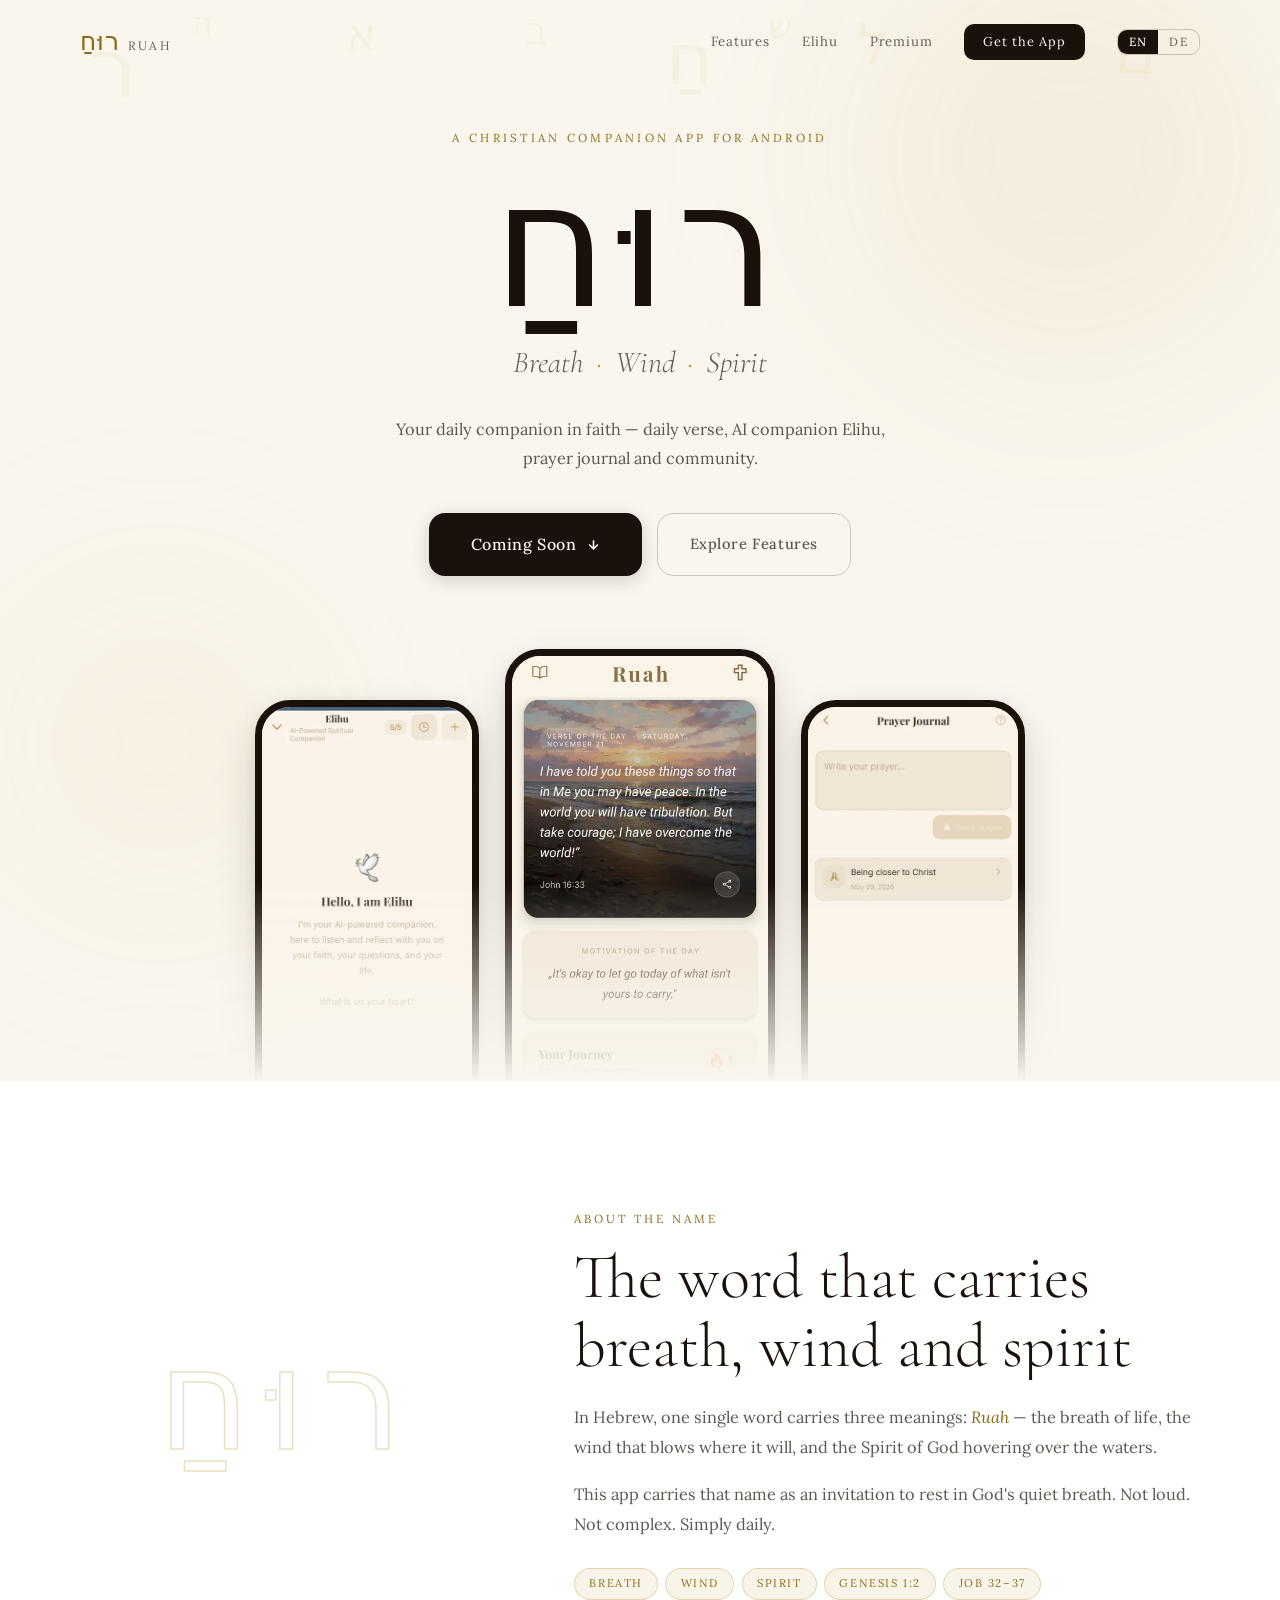
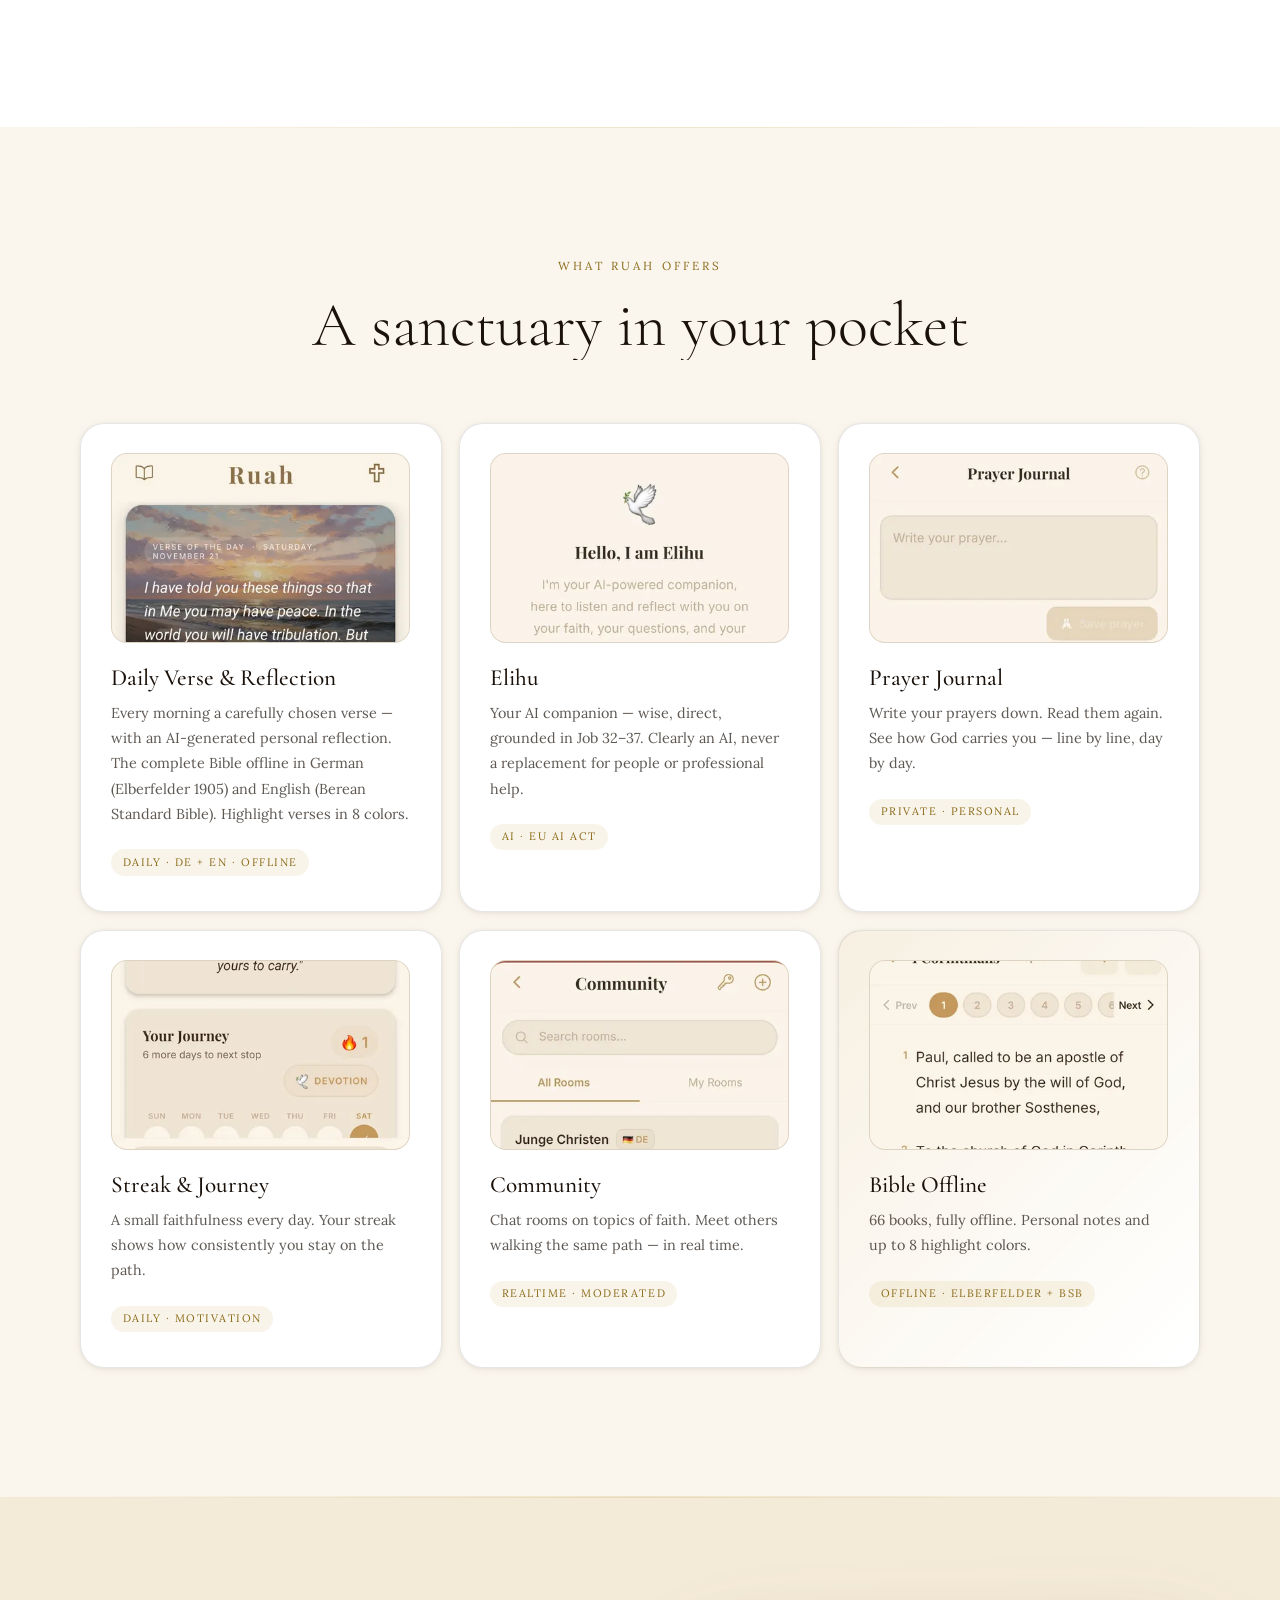
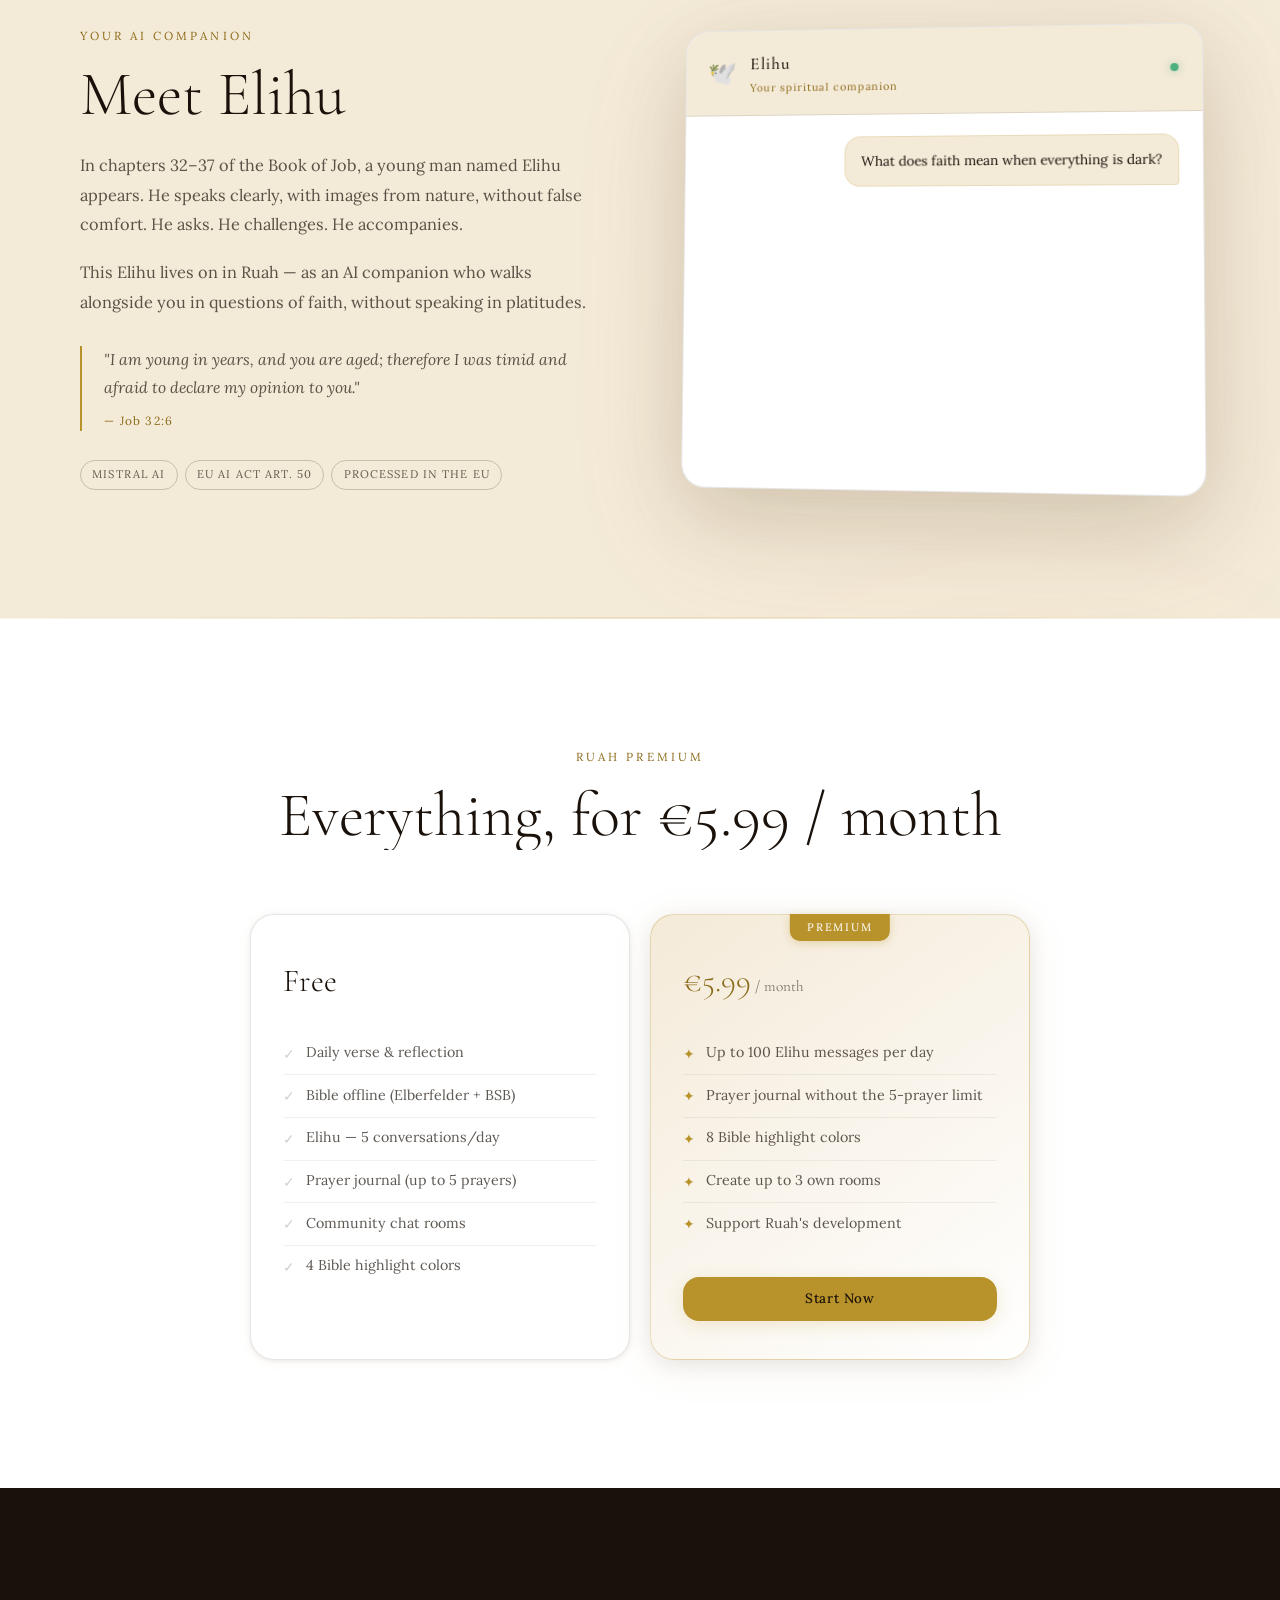
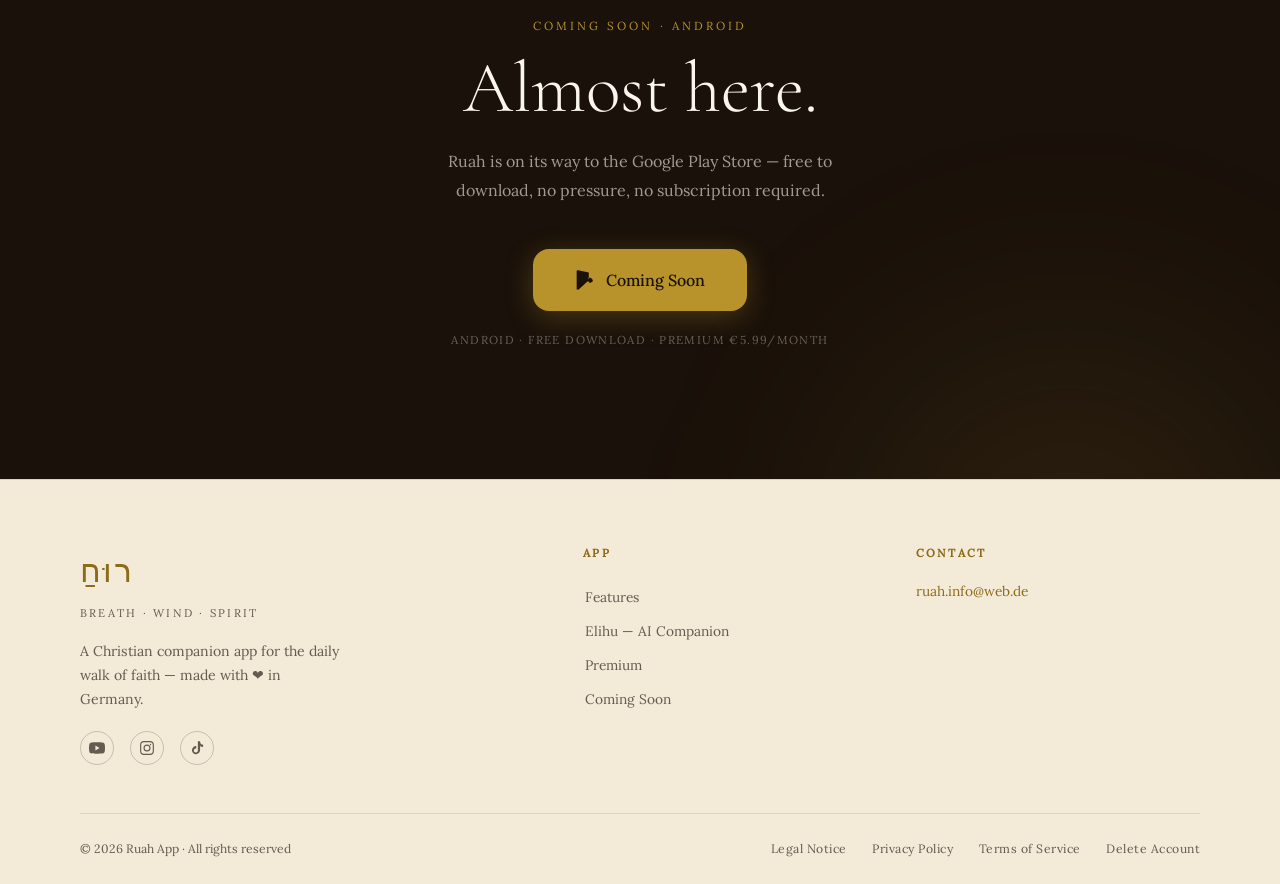
<file: index.html>
<!DOCTYPE html>
<html lang="en">
<head>
  <meta charset="UTF-8">
  <meta name="viewport" content="width=device-width, initial-scale=1.0">
  <link rel="icon" type="image/png" href="favicon.png">
  <link rel="canonical" href="https://getruah.vercel.app/">
  <meta name="description" content="Ruah — A Christian spiritual companion app. Daily verse, AI companion Elihu, prayer journal, offline Bible and community. Free for Android.">
  <meta name="theme-color" content="#FAF6EE">
  <meta property="og:title" content="Ruah — Breath · Wind · Spirit">
  <meta property="og:description" content="Your daily companion in faith. AI companion Elihu, daily verse, prayer journal and community.">
  <meta property="og:type" content="website">
  <meta property="og:url" content="https://getruah.vercel.app/">
  <meta property="og:image" content="https://getruah.vercel.app/og-image.png">
  <meta property="og:image:width" content="1200">
  <meta property="og:image:height" content="630">
  <meta name="twitter:card" content="summary_large_image">
  <meta name="twitter:title" content="Ruah — Breath · Wind · Spirit">
  <meta name="twitter:description" content="Your daily companion in faith. AI companion Elihu, daily verse, prayer journal and community.">
  <meta name="twitter:image" content="https://getruah.vercel.app/og-image.png">
  <title>Ruah — Breath · Wind · Spirit</title>
  <link rel="preload" href="fonts/cormorant-garamond-latin-500-normal.woff2" as="font" type="font/woff2" crossorigin>
  <link rel="preload" href="fonts/lora-latin-400-normal.woff2" as="font" type="font/woff2" crossorigin>
  <link rel="stylesheet" href="fonts.css">
  <link rel="stylesheet" href="style.css">
  <script type="application/ld+json">
  {
    "@context": "https://schema.org",
    "@type": "MobileApplication",
    "name": "Ruah",
    "alternateName": "רוּחַ",
    "description": "A Christian spiritual companion app with daily Bible verses, an AI companion named Elihu, a prayer journal, and community chat rooms.",
    "operatingSystem": "Android",
    "applicationCategory": "LifestyleApplication",
    "url": "https://getruah.vercel.app/",
    "image": "https://getruah.vercel.app/og-image.png",
    "inLanguage": ["en", "de"],
    "offers": {
      "@type": "Offer",
      "price": "0",
      "priceCurrency": "EUR"
    }
  }
  </script>
</head>
<body>

<div id="progress-bar" role="progressbar" aria-hidden="true"></div>

<!-- NAV -->
<nav id="nav" aria-label="Main navigation">
  <div class="nav-inner">
    <a href="index.html" class="nav-logo" aria-label="Ruah Home">
      <span class="nav-logo-heb">רוּחַ</span>
      <span class="nav-logo-lat">Ruah</span>
    </a>
    <div class="nav-links">
      <a href="#features" data-i18n="nav.features">Features</a>
      <a href="#elihu">Elihu</a>
      <a href="#premium">Premium</a>
      <a href="#download" class="nav-cta" data-i18n="nav.cta">Get the App</a>
      <!-- Language Toggle -->
      <div class="lang-toggle" role="group" aria-label="Language">
        <button class="lang-btn active" data-lang="en" aria-pressed="true">EN</button>
        <button class="lang-btn" data-lang="de" aria-pressed="false">DE</button>
      </div>
    </div>
  </div>
</nav>

<!-- HERO -->
<section id="hero" aria-label="Hero">
  <div class="hero-orb hero-orb-1" aria-hidden="true"></div>
  <div class="hero-orb hero-orb-2" aria-hidden="true"></div>
  <div class="hero-chars" aria-hidden="true">
    <span class="hc" style="--x:7%;--sz:5.2rem;--dur:18s;--del:0s">ר</span>
    <span class="hc" style="--x:79%;--sz:3rem;--dur:23s;--del:3.5s">וּ</span>
    <span class="hc" style="--x:52%;--sz:4.5rem;--dur:15s;--del:7s">חַ</span>
    <span class="hc" style="--x:27%;--sz:2.8rem;--dur:20s;--del:11s">א</span>
    <span class="hc" style="--x:67%;--sz:3.5rem;--dur:17s;--del:4.5s">ל</span>
    <span class="hc" style="--x:15%;--sz:2rem;--dur:19s;--del:14s">ה</span>
    <span class="hc" style="--x:87%;--sz:4rem;--dur:25s;--del:2s">ם</span>
    <span class="hc" style="--x:41%;--sz:2.5rem;--dur:16s;--del:9s">ב</span>
    <span class="hc" style="--x:60%;--sz:2.2rem;--dur:21s;--del:6s">ש</span>
  </div>
  <div class="hero-content">
    <p class="hero-eyebrow" data-i18n="hero.eyebrow">A Christian Companion App for Android</p>
    <h1><span class="hero-heb">רוּחַ</span></h1>
    <p class="hero-tagline">
      <span data-i18n="hero.t1">Breath</span><span class="dot">·</span>
      <span data-i18n="hero.t2">Wind</span><span class="dot">·</span>
      <span data-i18n="hero.t3">Spirit</span>
    </p>
    <p class="hero-sub" data-i18n="hero.sub">Your daily companion in faith — with daily verse, AI companion Elihu, prayer journal and community.</p>
    <div class="hero-ctas">
      <a href="#download" class="btn btn--primary btn--lg">
        <span data-i18n="hero.cta1">Download Now</span>
        <svg width="15" height="15" viewBox="0 0 24 24" fill="none" stroke="currentColor" stroke-width="2.5" aria-hidden="true"><path d="M12 5v14M5 12l7 7 7-7"/></svg>
      </a>
      <a href="#features" class="btn btn--ghost" data-i18n="hero.cta2">Explore Features</a>
    </div>
  </div>
  <div class="hero-stage">
    <figure class="phone phone--side phone--l"><img data-shot="elihu" src="img/elihu-en.webp" width="440" height="931" alt="Elihu, the AI companion, greeting you in the chat" decoding="async"></figure>
    <figure class="phone phone--main"><img data-shot="verse" src="img/verse-en.webp" width="440" height="931" alt="Ruah home screen with the verse of the day, a reflection and the daily journey" fetchpriority="high" decoding="async"></figure>
    <figure class="phone phone--side phone--r"><img data-shot="journal" src="img/journal-en.webp" width="440" height="931" alt="Prayer journal with a field to write down a prayer" decoding="async"></figure>
  </div>
</section>

<!-- MEANING -->
<section id="meaning" aria-label="About the name Ruah">
  <div class="container">
    <div class="meaning-grid">
      <div class="meaning-glyph" data-a="right">
        <div class="glyph-wrap">
          <div class="glyph-text" aria-label="Ruah in Hebrew">רוּחַ</div>
        </div>
      </div>
      <div data-a="left">
        <span class="label line-reveal"><span class="line-reveal-inner" data-i18n="meaning.label">About the Name</span></span>
        <h2 class="display" data-a="up" data-i18n="meaning.title">The word that carries<br>breath, wind and spirit</h2>
        <p class="body-text" data-a="up" data-d="1" data-i18n="meaning.body1">In Hebrew, one single word carries three meanings: <em>Ruah</em> — the breath of life, the wind that blows where it will, and the Spirit of God hovering over the waters.</p>
        <p class="body-text" data-a="up" data-d="2" data-i18n="meaning.body2">This app carries that name as an invitation to rest in God's quiet breath. Not loud. Not complex. Simply daily.</p>
        <div class="pills" data-a="up" data-d="3">
          <span class="pill" data-i18n="pill.breath">Breath</span>
          <span class="pill" data-i18n="pill.wind">Wind</span>
          <span class="pill" data-i18n="pill.spirit">Spirit</span>
          <span class="pill">Genesis 1:2</span>
          <span class="pill">Job 32–37</span>
        </div>
      </div>
    </div>
  </div>
</section>

<hr class="divider">

<!-- FEATURES -->
<section id="features" aria-label="App Features">
  <div class="container">
    <div class="section-head">
      <span class="label label--center line-reveal"><span class="line-reveal-inner" data-i18n="features.label">What Ruah Offers</span></span>
      <h2 class="display display--center" data-a="up" data-i18n="features.title">A sanctuary in your pocket</h2>
    </div>
    <div class="features-grid">
      <div class="fc" data-a="up" data-d="0">
        <div class="fc-shot" aria-hidden="true"><img data-shot="verse" src="img/verse-en.webp" width="440" height="931" alt="" loading="lazy" decoding="async" style="object-position:50% 0%"></div>
        <h3 class="fc-title" data-i18n="fc1.title">Daily Verse &amp; Reflection</h3>
        <p class="fc-body" data-i18n="fc1.body">Every morning a carefully chosen verse — with an AI-generated personal reflection. The complete Bible offline in German (Elberfelder 1905) and English (Berean Standard Bible). Highlight verses in 8 colors.</p>
        <span class="fc-tag" data-i18n="fc1.tag">Daily · DE + EN · Offline</span>
      </div>
      <div class="fc" data-a="up" data-d="1">
        <div class="fc-shot" aria-hidden="true"><img data-shot="elihu" src="img/elihu-en.webp" width="440" height="931" alt="" loading="lazy" decoding="async" style="object-position:50% 40%"></div>
        <h3 class="fc-title">Elihu</h3>
        <p class="fc-body" data-i18n="fc2.body">Your AI companion — wise, direct, grounded in Job 32–37. Clearly an AI, never a replacement for people or professional help.</p>
        <span class="fc-tag" data-i18n="fc2.tag">AI · EU AI Act</span>
      </div>
      <div class="fc" data-a="up" data-d="2">
        <div class="fc-shot" aria-hidden="true"><img data-shot="journal" src="img/journal-en.webp" width="440" height="931" alt="" loading="lazy" decoding="async" style="object-position:50% 0%"></div>
        <h3 class="fc-title" data-i18n="fc3.title">Prayer Journal</h3>
        <p class="fc-body" data-i18n="fc3.body">Write your prayers down. Read them again. See how God carries you — line by line, day by day.</p>
        <span class="fc-tag" data-i18n="fc3.tag">Private · Personal</span>
      </div>
      <div class="fc" data-a="up" data-d="3">
        <div class="fc-shot" aria-hidden="true"><img data-shot="verse" src="img/verse-en.webp" width="440" height="931" alt="" loading="lazy" decoding="async" style="object-position:50% 88%"></div>
        <h3 class="fc-title" data-i18n="fc4.title">Streak &amp; Journey</h3>
        <p class="fc-body" data-i18n="fc4.body">A small faithfulness every day. Your streak shows you how consistently you stay on the path.</p>
        <span class="fc-tag" data-i18n="fc4.tag">Daily · Motivation</span>
      </div>
      <div class="fc" data-a="up" data-d="4">
        <div class="fc-shot" aria-hidden="true"><img data-shot="community" src="img/community-en.webp" width="440" height="931" alt="" loading="lazy" decoding="async" style="object-position:50% 0%"></div>
        <h3 class="fc-title" data-i18n="fc5.title">Community</h3>
        <p class="fc-body" data-i18n="fc5.body">Chat rooms on topics of faith. Meet others walking the same path — in real time.</p>
        <span class="fc-tag" data-i18n="fc5.tag">Realtime · Moderated</span>
      </div>
      <div class="fc fc--warm" data-a="up" data-d="5">
        <div class="fc-shot" aria-hidden="true"><img data-shot="bible" src="img/bible-en.webp" width="440" height="931" alt="" loading="lazy" decoding="async" style="object-position:50% 6%"></div>
        <h3 class="fc-title" data-i18n="fc6.title">Bible Offline</h3>
        <p class="fc-body" data-i18n="fc6.body">66 books, fully offline. Personal notes and up to 8 highlight colors for your study.</p>
        <span class="fc-tag" data-i18n="fc6.tag">Offline · Elberfelder + BSB</span>
      </div>
    </div>
  </div>
</section>

<hr class="divider">

<!-- ELIHU -->
<section id="elihu" aria-label="AI Companion Elihu">
  <div class="elihu-orb-light" aria-hidden="true"></div>
  <div class="container">
    <div class="elihu-grid">
      <div data-a="right">
        <span class="label line-reveal"><span class="line-reveal-inner" data-i18n="elihu.label">Your AI Companion</span></span>
        <h2 class="display" data-a="up" data-i18n="elihu.title">Meet Elihu</h2>
        <p class="body-text" data-a="up" data-d="1" data-i18n="elihu.body1">In chapters 32–37 of the Book of Job, a young man named Elihu appears. He speaks clearly, with images from nature, without false comfort. He asks. He challenges. He accompanies.</p>
        <p class="body-text" data-a="up" data-d="2" data-i18n="elihu.body2">This Elihu lives on in Ruah — as an AI companion who walks alongside you in questions of faith, without speaking in platitudes.</p>
        <blockquote class="elihu-quote" data-a="up" data-d="3">
          <p data-i18n="elihu.quote">"I am young in years, and you are aged; therefore I was timid and afraid to declare my opinion to you."</p>
          <cite>— Job 32:6</cite>
        </blockquote>
        <div class="badges" data-a="up" data-d="4">
          <span class="badge">Mistral AI</span>
          <span class="badge">EU AI Act Art. 50</span>
          <span class="badge" data-i18n="elihu.badge">Processed in the EU</span>
        </div>
      </div>
      <div data-a="left">
        <div class="chat-mockup" role="img" aria-label="Example conversation with Elihu">
          <div class="chat-head">
            <div class="chat-ava" aria-hidden="true">🕊️</div>
            <div>
              <div class="chat-name">Elihu</div>
              <div class="chat-status" data-i18n="chat.status">Your spiritual companion</div>
            </div>
            <div class="chat-dot" aria-hidden="true"></div>
          </div>
          <div class="chat-msgs" id="chatMsgs" aria-live="polite">
            <div class="cb user" data-i18n="chat.u1">What does faith mean when everything is dark?</div>
            <div class="cb bot" data-i18n="chat.b1">Faith is not the absence of darkness — it's the trust that darkness does not have the final word. Job knew that.</div>
            <div class="cb user" data-i18n="chat.u2">But how do you endure it?</div>
            <div class="cb bot" data-i18n="chat.b2">By taking one day at a time. And sometimes one breath at a time.<br><br><em>Ruah — Breath.</em></div>
          </div>
        </div>
      </div>
    </div>
  </div>
</section>

<hr class="divider">

<!-- PREMIUM -->
<section id="premium" aria-label="Premium subscription">
  <div class="container">
    <div class="section-head">
      <span class="label label--center line-reveal"><span class="line-reveal-inner">Ruah Premium</span></span>
      <h2 class="display display--center" data-a="up" data-i18n="premium.title">Everything, for €5.99 / month</h2>
    </div>
    <div class="premium-wrap" data-a="scale" data-d="1">
      <div class="pc pc--free">
        <h3 data-i18n="premium.free">Free</h3>
        <ul>
          <li><span class="ck">✓</span> <span data-i18n="pf1">Daily verse &amp; reflection</span></li>
          <li><span class="ck">✓</span> <span data-i18n="pf2">Bible offline (Elberfelder + BSB)</span></li>
          <li><span class="ck">✓</span> <span data-i18n="pf3">Elihu — 5 conversations/day</span></li>
          <li><span class="ck">✓</span> <span data-i18n="pf4">Prayer journal (up to 5 prayers)</span></li>
          <li><span class="ck">✓</span> <span data-i18n="pf5">Community chat rooms</span></li>
          <li><span class="ck">✓</span> <span data-i18n="pf6">4 Bible highlight colors</span></li>
        </ul>
      </div>
      <div class="pc pc--paid">
        <div class="pc-badge">Premium</div>
        <h3>€5.99<span class="price-mo" data-i18n="premium.mo"> / month</span></h3>
        <ul>
          <li><span class="ck ck--gold">✦</span> <span data-i18n="pp1">Up to 100 Elihu messages per day</span></li>
          <li><span class="ck ck--gold">✦</span> <span data-i18n="pp2">Prayer journal without the 5-prayer limit</span></li>
          <li><span class="ck ck--gold">✦</span> <span data-i18n="pp3">8 Bible highlight colors</span></li>
          <li><span class="ck ck--gold">✦</span> <span data-i18n="pp4">Create up to 3 own rooms</span></li>
          <li><span class="ck ck--gold">✦</span> <span data-i18n="pp6">Support Ruah's development</span></li>
        </ul>
        <a href="#download" class="btn btn--gold btn--sm" data-i18n="premium.cta">Start Now</a>
      </div>
    </div>
  </div>
</section>

<!-- DOWNLOAD -->
<section id="download" aria-label="Download the app">
  <div class="dl-orb" aria-hidden="true"></div>
  <div class="container">
    <div class="dl-content" data-a="up">
      <span class="dl-label" data-i18n="dl.label">Coming Soon · Android</span>
      <h2 class="dl-title" data-i18n="dl.title">Almost here.</h2>
      <p class="dl-sub" data-i18n="dl.sub">Ruah is on its way to the Google Play Store — free to download, no pressure, no subscription required.</p>
      <div style="display:flex;justify-content:center">
        <a href="#download"
           class="play-btn" aria-disabled="true"
           aria-label="Ruah — coming soon on Google Play">
          <svg width="20" height="20" viewBox="0 0 24 24" fill="currentColor" aria-hidden="true">
            <path d="M3.18 23.5c.28.16.6.23.93.2l12.75-11.7-3.88-3.83L3.18 23.5zM20.82 10.7l-2.83-1.62L14 12l3.97 3.6 2.85-1.63c.81-.47.81-1.8 0-2.27zM2.5.3A1 1 0 002 1.17v21.66a1 1 0 00.5.87L13.5 12 2.5.3zM16.5 3.13L3.75.3a1 1 0 00-.93.2L13.5 12l3-2.72V3.13z"/>
          </svg>
          <span data-i18n="dl.btn">Coming Soon</span>
        </a>
      </div>
      <p class="dl-note" data-i18n="dl.note">Android · Free download · Premium €5.99/month</p>
    </div>
  </div>
</section>

<!-- FOOTER -->
<footer id="footer" aria-label="Site footer">
  <div class="container">
    <div class="footer-grid">
      <div class="footer-brand">
        <span class="f-heb">רוּחַ</span>
        <p class="f-sub" data-i18n="footer.sub">Breath · Wind · Spirit</p>
        <p class="f-desc" data-i18n="footer.desc">A Christian companion app for the daily walk of faith — made with ❤ in Germany.</p>
        <div class="footer-social" aria-label="Social media">
          <a href="https://www.youtube.com/@ruah_app" target="_blank" rel="noopener" aria-label="YouTube">
            <svg viewBox="0 0 24 24" fill="currentColor" aria-hidden="true"><path d="M23.5 6.2a3 3 0 0 0-2.1-2.1C19.5 3.5 12 3.5 12 3.5s-7.5 0-9.4.6A3 3 0 0 0 .5 6.2 31 31 0 0 0 0 12a31 31 0 0 0 .5 5.8 3 3 0 0 0 2.1 2.1c1.9.6 9.4.6 9.4.6s7.5 0 9.4-.6a3 3 0 0 0 2.1-2.1A31 31 0 0 0 24 12a31 31 0 0 0-.5-5.8ZM9.6 15.6V8.4L15.8 12l-6.2 3.6Z"/></svg>
          </a>
          <a href="https://www.instagram.com/ruah_app" target="_blank" rel="noopener" aria-label="Instagram">
            <svg viewBox="0 0 24 24" fill="none" stroke="currentColor" stroke-width="1.7" aria-hidden="true"><rect x="2.5" y="2.5" width="19" height="19" rx="5"/><circle cx="12" cy="12" r="4.4"/><circle cx="17.3" cy="6.7" r="1" fill="currentColor" stroke="none"/></svg>
          </a>
          <a href="https://www.tiktok.com/@ruah_app" target="_blank" rel="noopener" aria-label="TikTok">
            <svg viewBox="0 0 24 24" fill="currentColor" aria-hidden="true"><path d="M16.6 2h-3.3v13.6a3 3 0 1 1-2.4-2.9V9.2a6.1 6.1 0 1 0 5.7 6.1V8.9a8 8 0 0 0 4.6 1.5V7.1a4.7 4.7 0 0 1-4.6-4.7V2Z"/></svg>
          </a>
        </div>
      </div>
      <div class="footer-col">
        <h4 data-i18n="footer.app">App</h4>
        <a href="#features" data-i18n="nav.features">Features</a>
        <a href="#elihu" data-i18n="footer.elihu">Elihu — AI Companion</a>
        <a href="#premium">Premium</a>
        <a href="#download">Coming Soon</a>
      </div>
      <div class="footer-col footer-contact">
        <h4 data-i18n="footer.legal">Contact</h4>
        <p><a href="mailto:ruah.info@web.de">ruah.info@web.de</a></p>
      </div>
    </div>
    <div class="footer-bottom">
      <p class="footer-copy">© 2026 Ruah App · <span data-i18n="footer.rights">All rights reserved</span></p>
      <nav class="footer-legal-links" aria-label="Legal links">
        <a href="imprint.html" data-i18n="footer.imprint">Legal Notice</a>
        <a href="privacy.html" data-i18n="footer.privacy">Privacy Policy</a>
        <a href="terms.html" data-i18n="footer.terms">Terms of Service</a>
        <a href="account-deletion.html" data-i18n="footer.deleteAccount">Delete Account</a>
      </nav>
    </div>
  </div>
</footer>

<script src="script.js"></script>
</body>
</html>
</file>
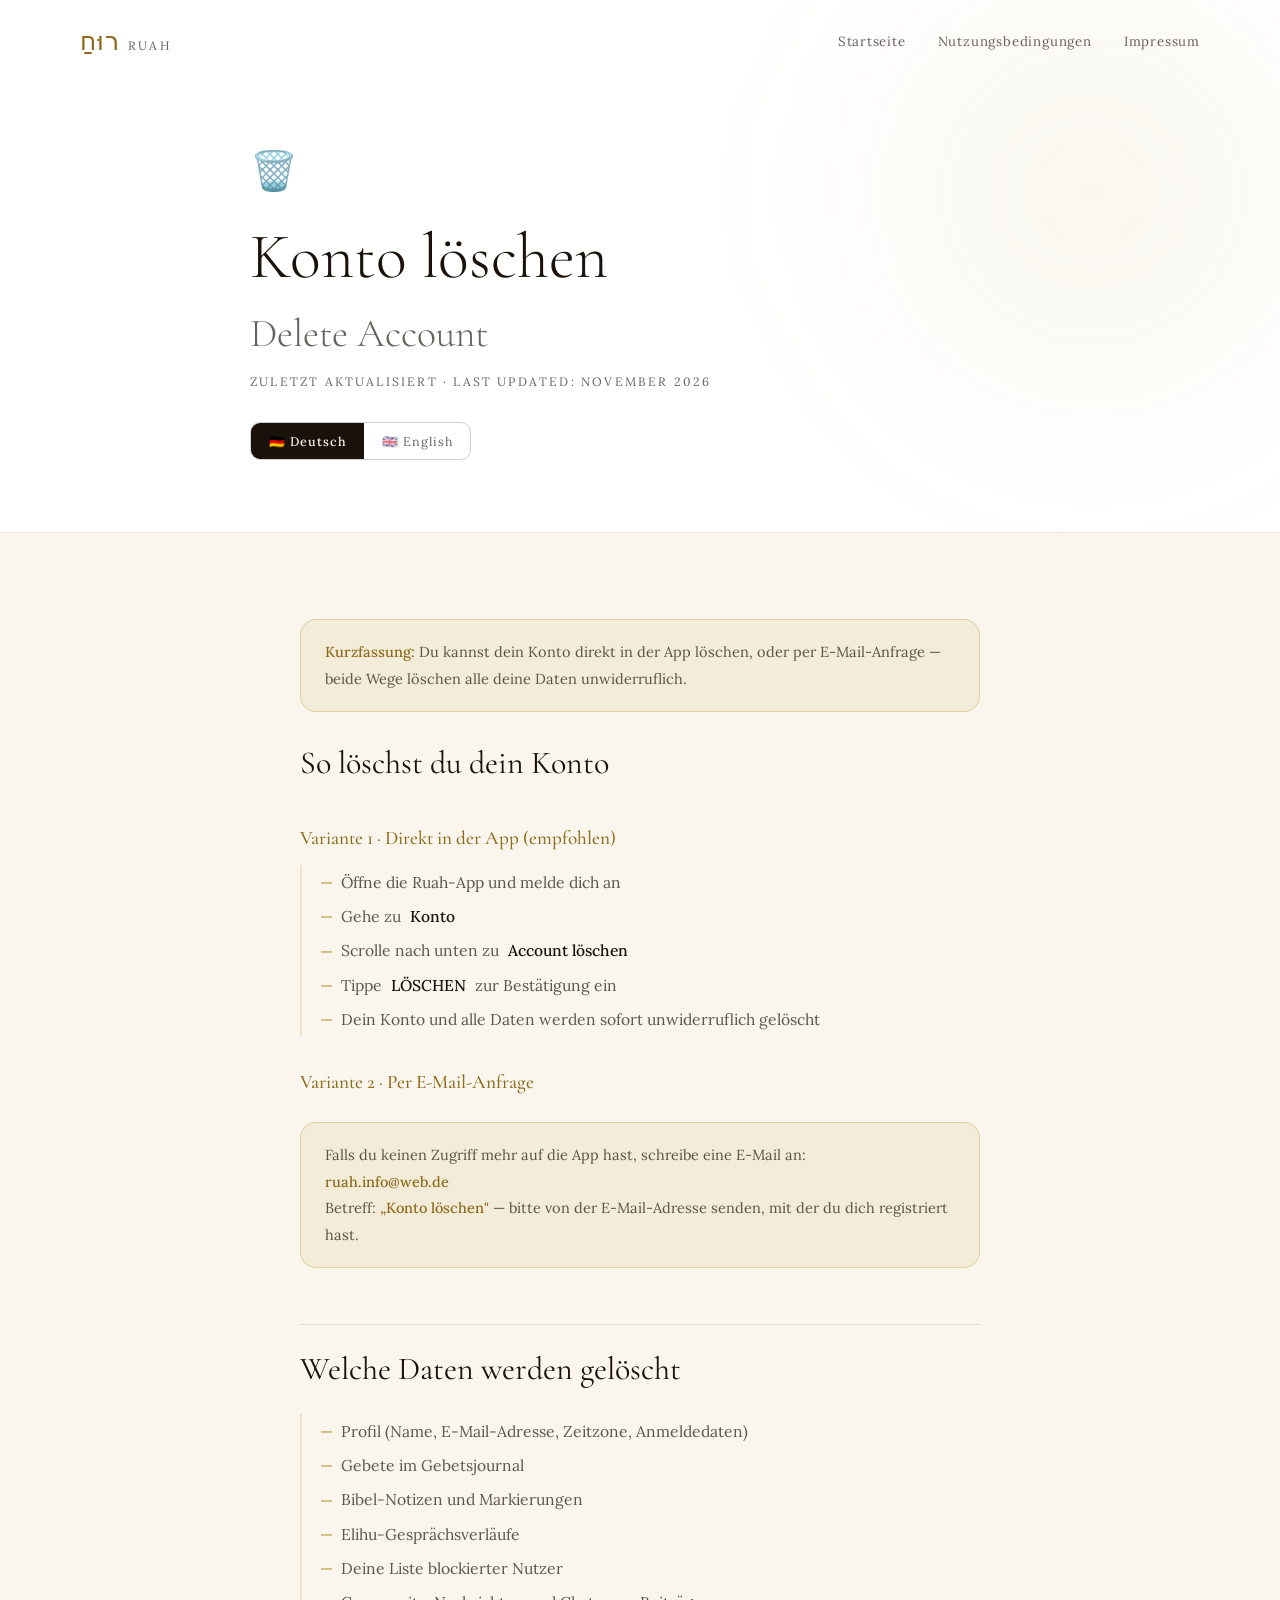
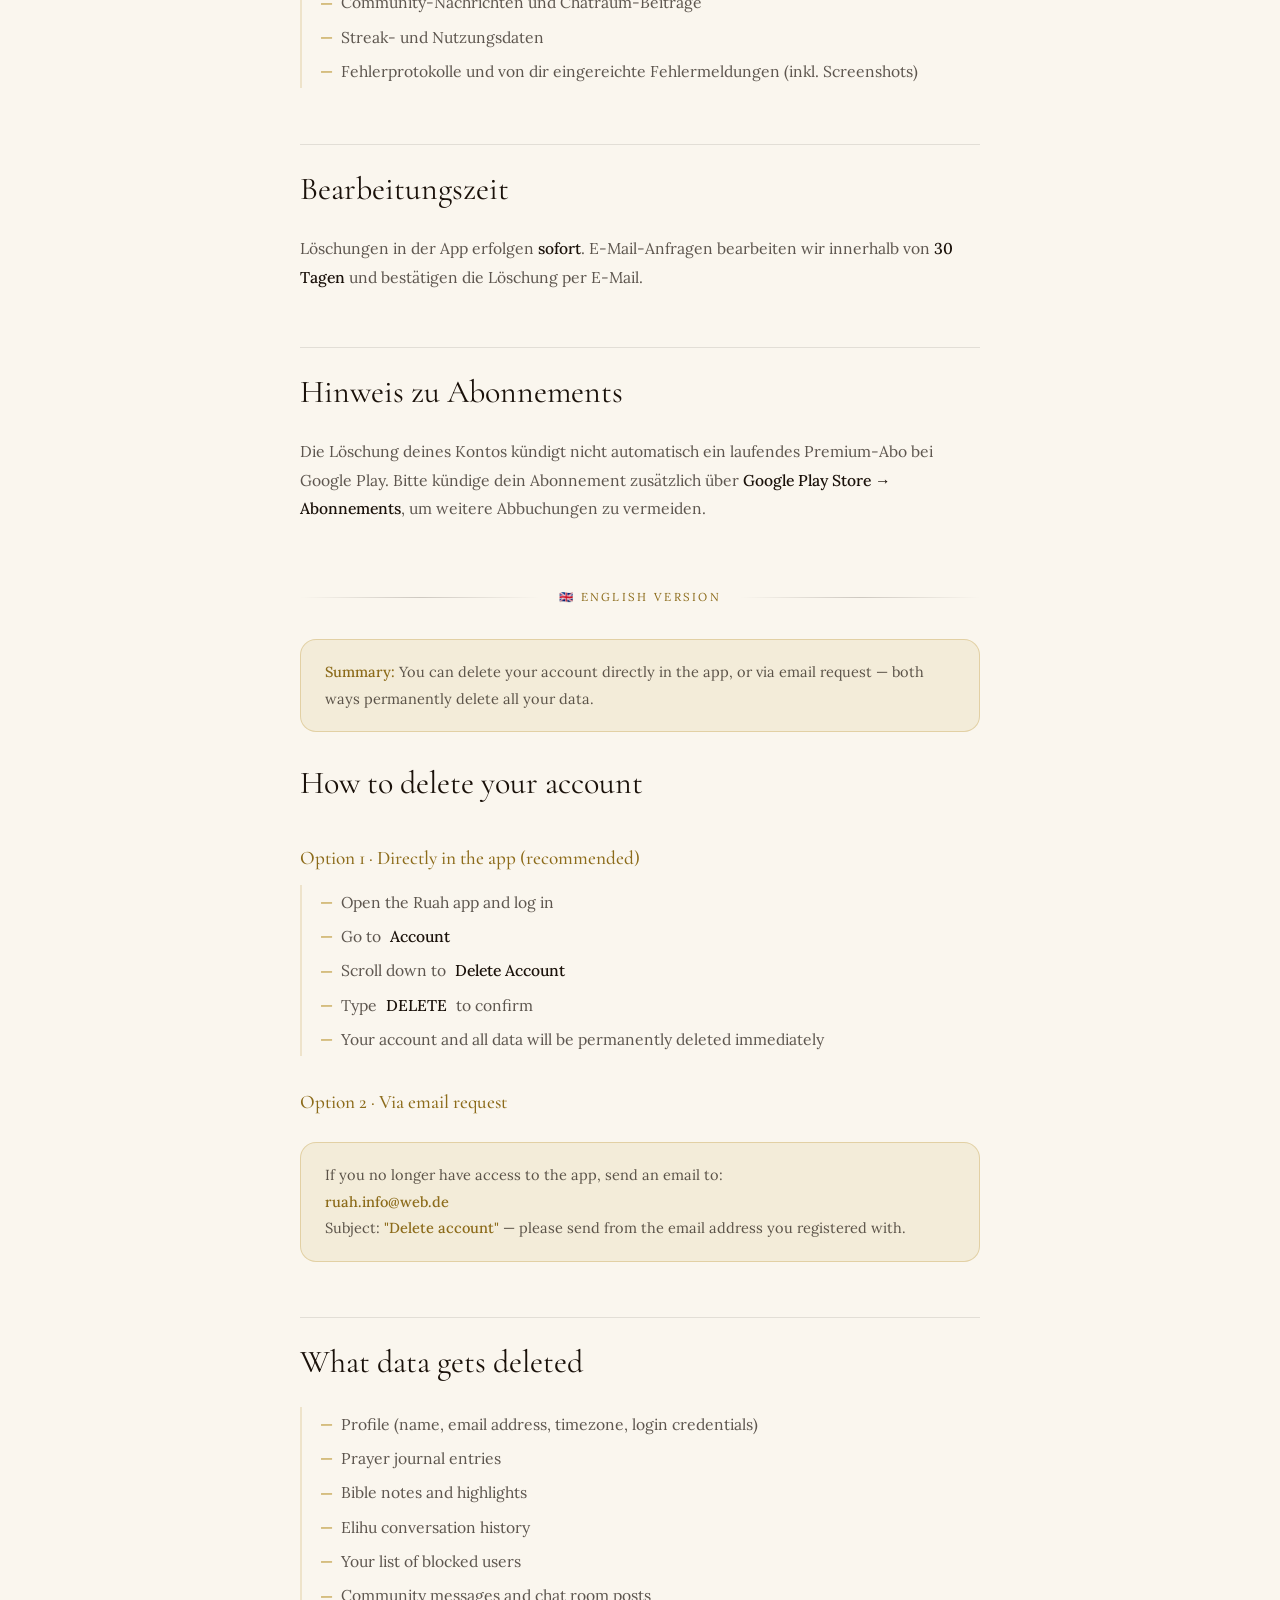
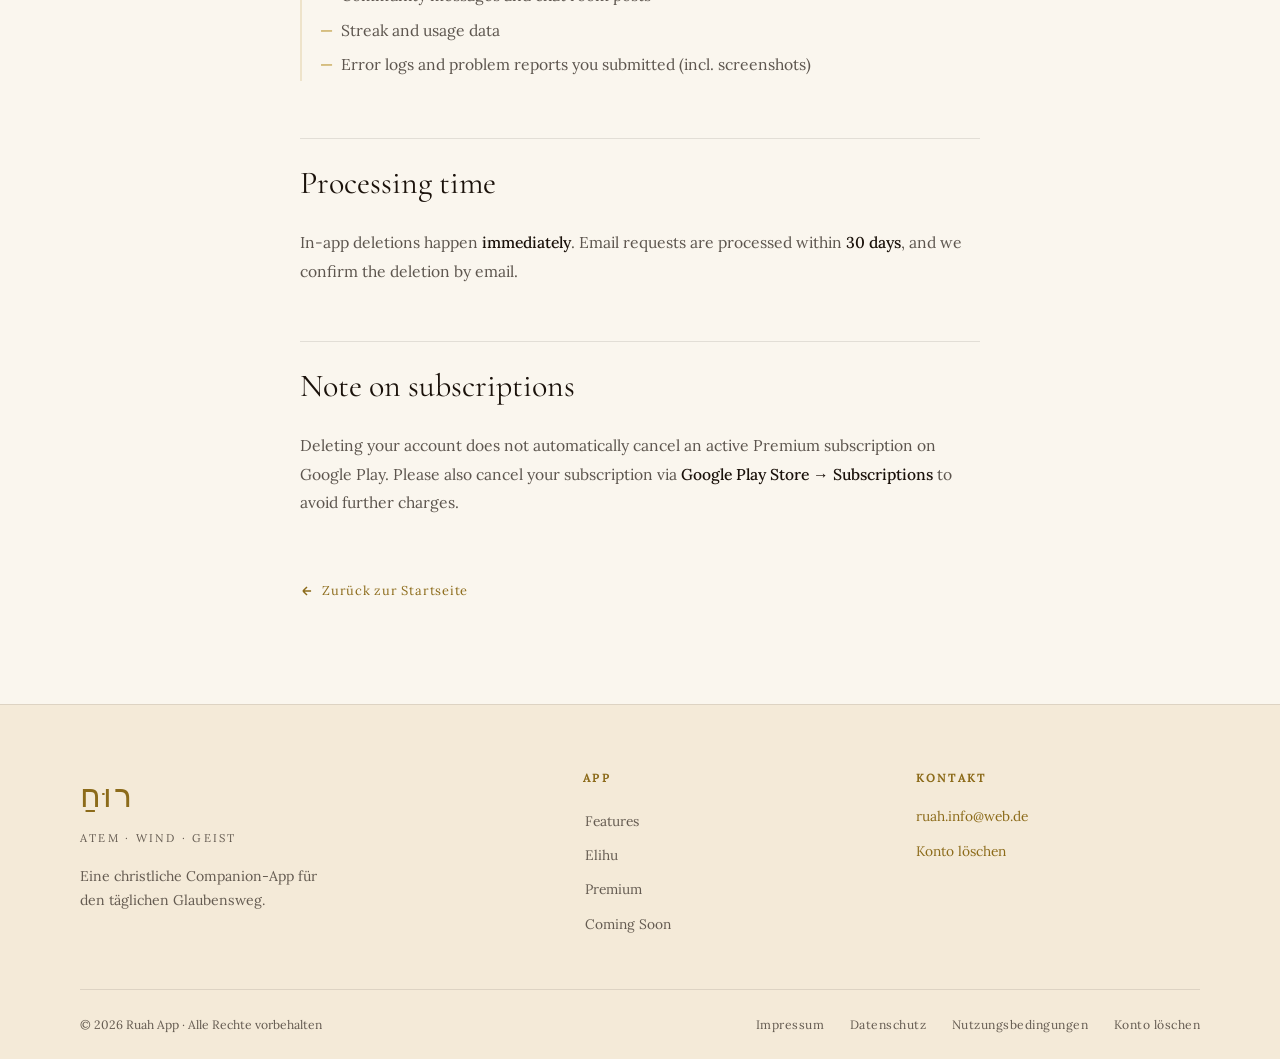
<file: account-deletion.html>
<!DOCTYPE html>
<html lang="de">
<head>
  <meta charset="UTF-8">
  <meta name="viewport" content="width=device-width, initial-scale=1.0">
  <link rel="icon" type="image/png" href="favicon.png">
  <link rel="canonical" href="https://getruah.vercel.app/account-deletion.html">
  <meta name="description" content="Ruah Konto löschen — Anleitung zur dauerhaften Löschung deines Accounts und aller Daten.">
  <meta name="robots" content="noindex">
  <meta name="theme-color" content="#FAF6EE">
  <title>Konto löschen · Ruah</title>
  <link rel="preload" href="fonts/cormorant-garamond-latin-500-normal.woff2" as="font" type="font/woff2" crossorigin>
  <link rel="preload" href="fonts/lora-latin-400-normal.woff2" as="font" type="font/woff2" crossorigin>
  <link rel="stylesheet" href="fonts.css">
  <link rel="stylesheet" href="style.css">
</head>
<body>

<div id="progress-bar" role="progressbar" aria-hidden="true"></div>

<nav id="nav" aria-label="Hauptnavigation">
  <div class="nav-inner">
    <a href="index.html" class="nav-logo" aria-label="Ruah Startseite">
      <span class="nav-logo-heb">רוּחַ</span>
      <span class="nav-logo-lat">Ruah</span>
    </a>
    <div class="nav-links">
      <a href="index.html">Startseite</a>
      <a href="terms.html">Nutzungsbedingungen</a>
      <a href="imprint.html">Impressum</a>
    </div>
  </div>
</nav>

<header class="legal-hero">
  <div class="legal-hero-orb" aria-hidden="true"></div>
  <div class="container--narrow">
    <span class="legal-icon" aria-hidden="true">🗑️</span>
    <h1 class="legal-title">Konto löschen<br><span style="color:var(--ink-45);font-size:.62em;font-weight:300">Delete Account</span></h1>
    <p class="legal-sub">Zuletzt aktualisiert · Last updated: November 2026</p>
    <div class="lang-switch" role="navigation" aria-label="Sprachauswahl">
      <a href="#" data-target="de" class="active" aria-current="true">🇩🇪 Deutsch</a>
      <a href="#" data-target="en">🇬🇧 English</a>
    </div>
  </div>
</header>

<div class="legal-body">
  <div class="container">
    <div class="legal-layout">

      <article class="legal-content" id="de" style="grid-column: 1 / -1; max-width: 680px; margin: 0 auto;">

        <div class="info-box">
          <p><strong>Kurzfassung:</strong> Du kannst dein Konto direkt in der App löschen, oder per E-Mail-Anfrage — beide Wege löschen alle deine Daten unwiderruflich.</p>
        </div>

        <h2>So löschst du dein Konto</h2>
        <h3>Variante 1 · Direkt in der App (empfohlen)</h3>
        <ul>
          <li>Öffne die Ruah-App und melde dich an</li>
          <li>Gehe zu <strong>Konto</strong></li>
          <li>Scrolle nach unten zu <strong>Account löschen</strong></li>
          <li>Tippe <strong>LÖSCHEN</strong> zur Bestätigung ein</li>
          <li>Dein Konto und alle Daten werden sofort unwiderruflich gelöscht</li>
        </ul>

        <h3>Variante 2 · Per E-Mail-Anfrage</h3>
        <div class="info-box">
          <p>Falls du keinen Zugriff mehr auf die App hast, schreibe eine E-Mail an:</p>
          <p><a href="mailto:ruah.info@web.de?subject=Konto%20l%C3%B6schen"><strong>ruah.info@web.de</strong></a></p>
          <p>Betreff: <strong>„Konto löschen"</strong> — bitte von der E-Mail-Adresse senden, mit der du dich registriert hast.</p>
        </div>

        <h2>Welche Daten werden gelöscht</h2>
        <ul>
          <li>Profil (Name, E-Mail-Adresse, Zeitzone, Anmeldedaten)</li>
          <li>Gebete im Gebetsjournal</li>
          <li>Bibel-Notizen und Markierungen</li>
          <li>Elihu-Gesprächsverläufe</li>
          <li>Deine Liste blockierter Nutzer</li>
          <li>Community-Nachrichten und Chatraum-Beiträge</li>
          <li>Streak- und Nutzungsdaten</li>
          <li>Fehlerprotokolle und von dir eingereichte Fehlermeldungen (inkl. Screenshots)</li>
        </ul>

        <h2>Bearbeitungszeit</h2>
        <p>Löschungen in der App erfolgen <strong>sofort</strong>. E-Mail-Anfragen bearbeiten wir innerhalb von <strong>30 Tagen</strong> und bestätigen die Löschung per E-Mail.</p>

        <h2>Hinweis zu Abonnements</h2>
        <p>Die Löschung deines Kontos kündigt nicht automatisch ein laufendes Premium-Abo bei Google Play. Bitte kündige dein Abonnement zusätzlich über <strong>Google Play Store → Abonnements</strong>, um weitere Abbuchungen zu vermeiden.</p>

        <!-- ENGLISH -->
        <div class="lang-section" id="en">
          <div class="lang-divider"><span>🇬🇧 English Version</span></div>

          <div class="info-box">
            <p><strong>Summary:</strong> You can delete your account directly in the app, or via email request — both ways permanently delete all your data.</p>
          </div>

          <h2>How to delete your account</h2>
          <h3>Option 1 · Directly in the app (recommended)</h3>
          <ul>
            <li>Open the Ruah app and log in</li>
            <li>Go to <strong>Account</strong></li>
            <li>Scroll down to <strong>Delete Account</strong></li>
            <li>Type <strong>DELETE</strong> to confirm</li>
            <li>Your account and all data will be permanently deleted immediately</li>
          </ul>

          <h3>Option 2 · Via email request</h3>
          <div class="info-box">
            <p>If you no longer have access to the app, send an email to:</p>
            <p><a href="mailto:ruah.info@web.de?subject=Delete%20account"><strong>ruah.info@web.de</strong></a></p>
            <p>Subject: <strong>"Delete account"</strong> — please send from the email address you registered with.</p>
          </div>

          <h2>What data gets deleted</h2>
          <ul>
            <li>Profile (name, email address, timezone, login credentials)</li>
            <li>Prayer journal entries</li>
            <li>Bible notes and highlights</li>
            <li>Elihu conversation history</li>
          <li>Your list of blocked users</li>
            <li>Community messages and chat room posts</li>
            <li>Streak and usage data</li>
          <li>Error logs and problem reports you submitted (incl. screenshots)</li>
          </ul>

          <h2>Processing time</h2>
          <p>In-app deletions happen <strong>immediately</strong>. Email requests are processed within <strong>30 days</strong>, and we confirm the deletion by email.</p>

          <h2>Note on subscriptions</h2>
          <p>Deleting your account does not automatically cancel an active Premium subscription on Google Play. Please also cancel your subscription via <strong>Google Play Store → Subscriptions</strong> to avoid further charges.</p>
        </div>

        <a href="index.html" class="back-link">
          <svg width="14" height="14" viewBox="0 0 24 24" fill="none" stroke="currentColor" stroke-width="2.5" aria-hidden="true"><path d="M19 12H5M5 12l7-7M5 12l7 7"/></svg>
          Zurück zur Startseite
        </a>

      </article>
    </div>
  </div>
</div>

<footer id="footer" aria-label="Seitenfu&szlig;">
  <div class="container">
    <div class="footer-grid">
      <div class="footer-brand">
        <span class="f-heb">רוּחַ</span>
        <p class="f-sub">Atem · Wind · Geist</p>
        <p class="f-desc">Eine christliche Companion-App für den täglichen Glaubensweg.</p>
      </div>
      <div class="footer-col">
        <h4>App</h4>
        <a href="index.html#features">Features</a>
        <a href="index.html#elihu">Elihu</a>
        <a href="index.html#premium">Premium</a>
        <a href="index.html#download">Coming Soon</a>
      </div>
      <div class="footer-col footer-contact">
        <h4>Kontakt</h4>
        <p><a href="mailto:ruah.info@web.de">ruah.info@web.de</a></p>
        <a href="account-deletion.html">Konto löschen</a>
      </div>
    </div>
    <div class="footer-bottom">
      <p class="footer-copy">© 2026 Ruah App · Alle Rechte vorbehalten</p>
      <nav class="footer-legal-links" aria-label="Rechtliche Links">
        <a href="imprint.html">Impressum</a>
        <a href="privacy.html">Datenschutz</a>
        <a href="terms.html">Nutzungsbedingungen</a>
        <a href="account-deletion.html">Konto löschen</a>
      </nav>
    </div>
  </div>
</footer>

<script src="script.js"></script>
</body>
</html>
</file>
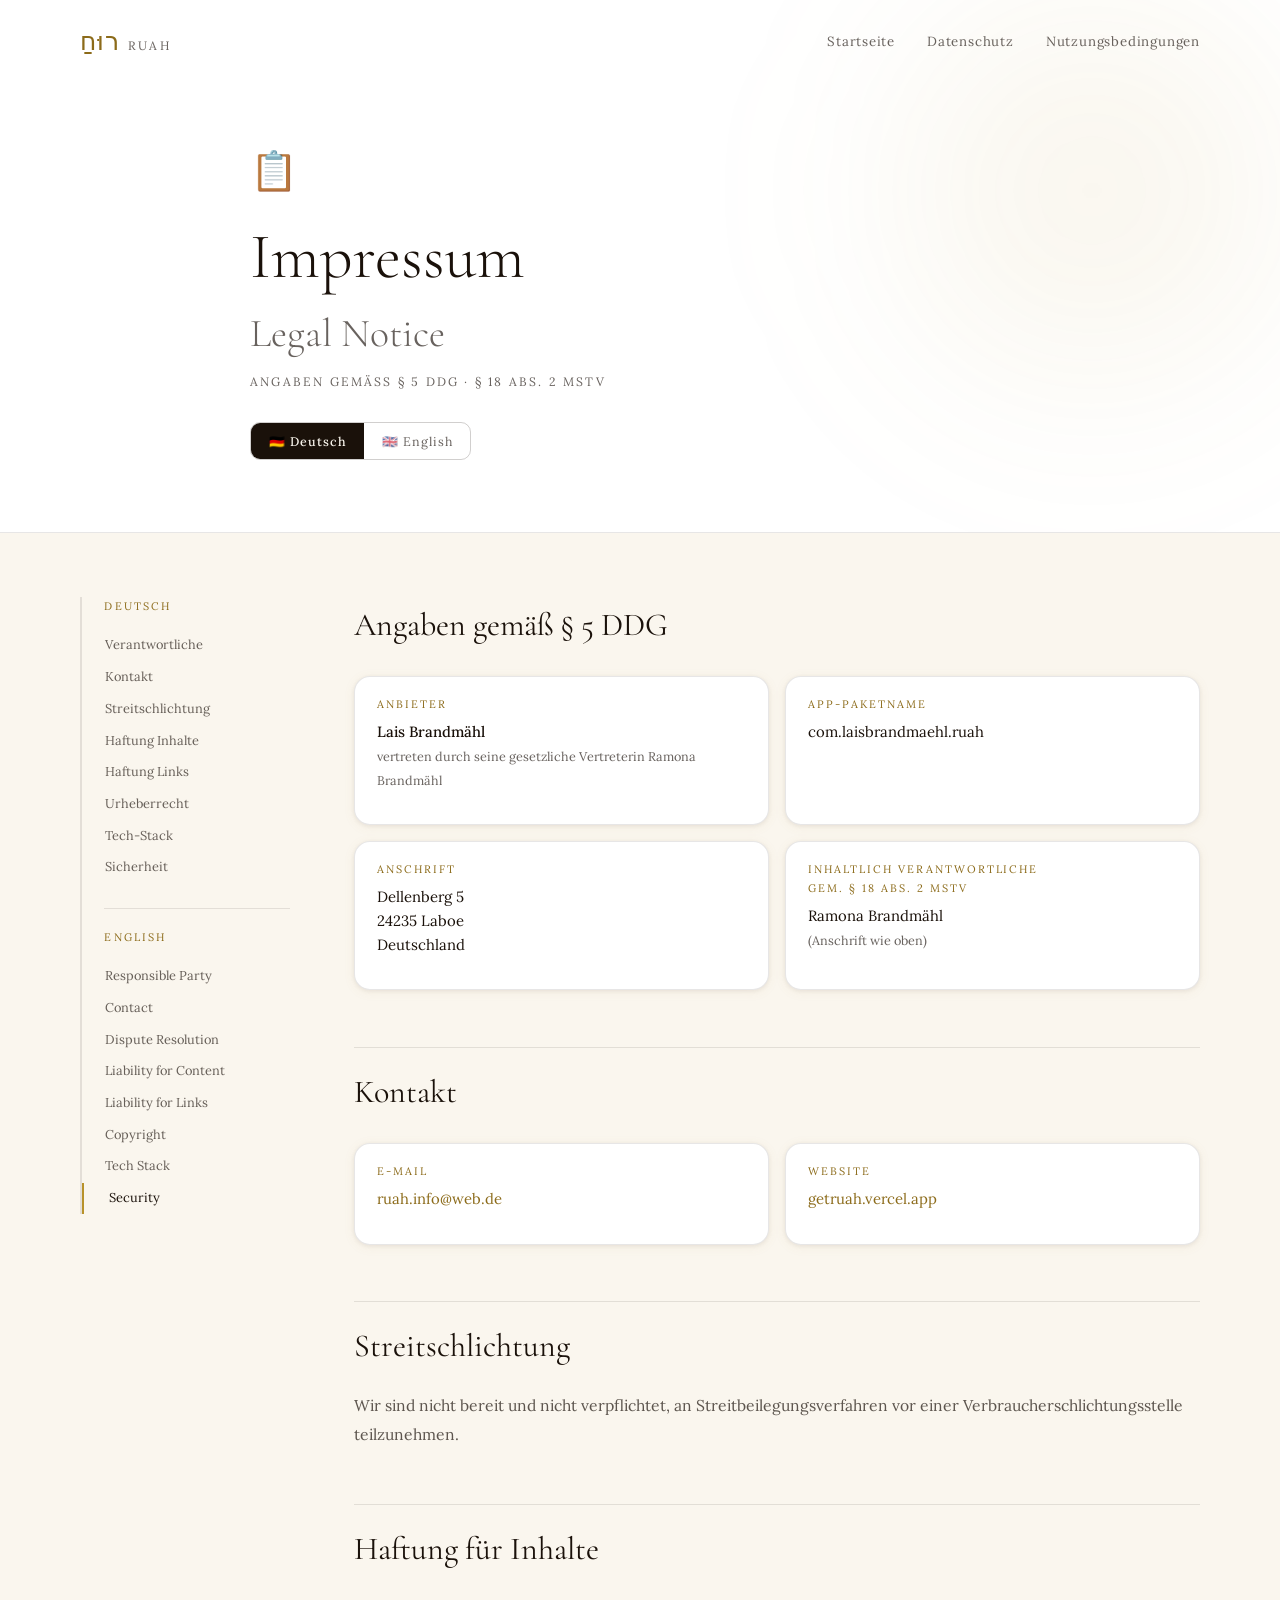
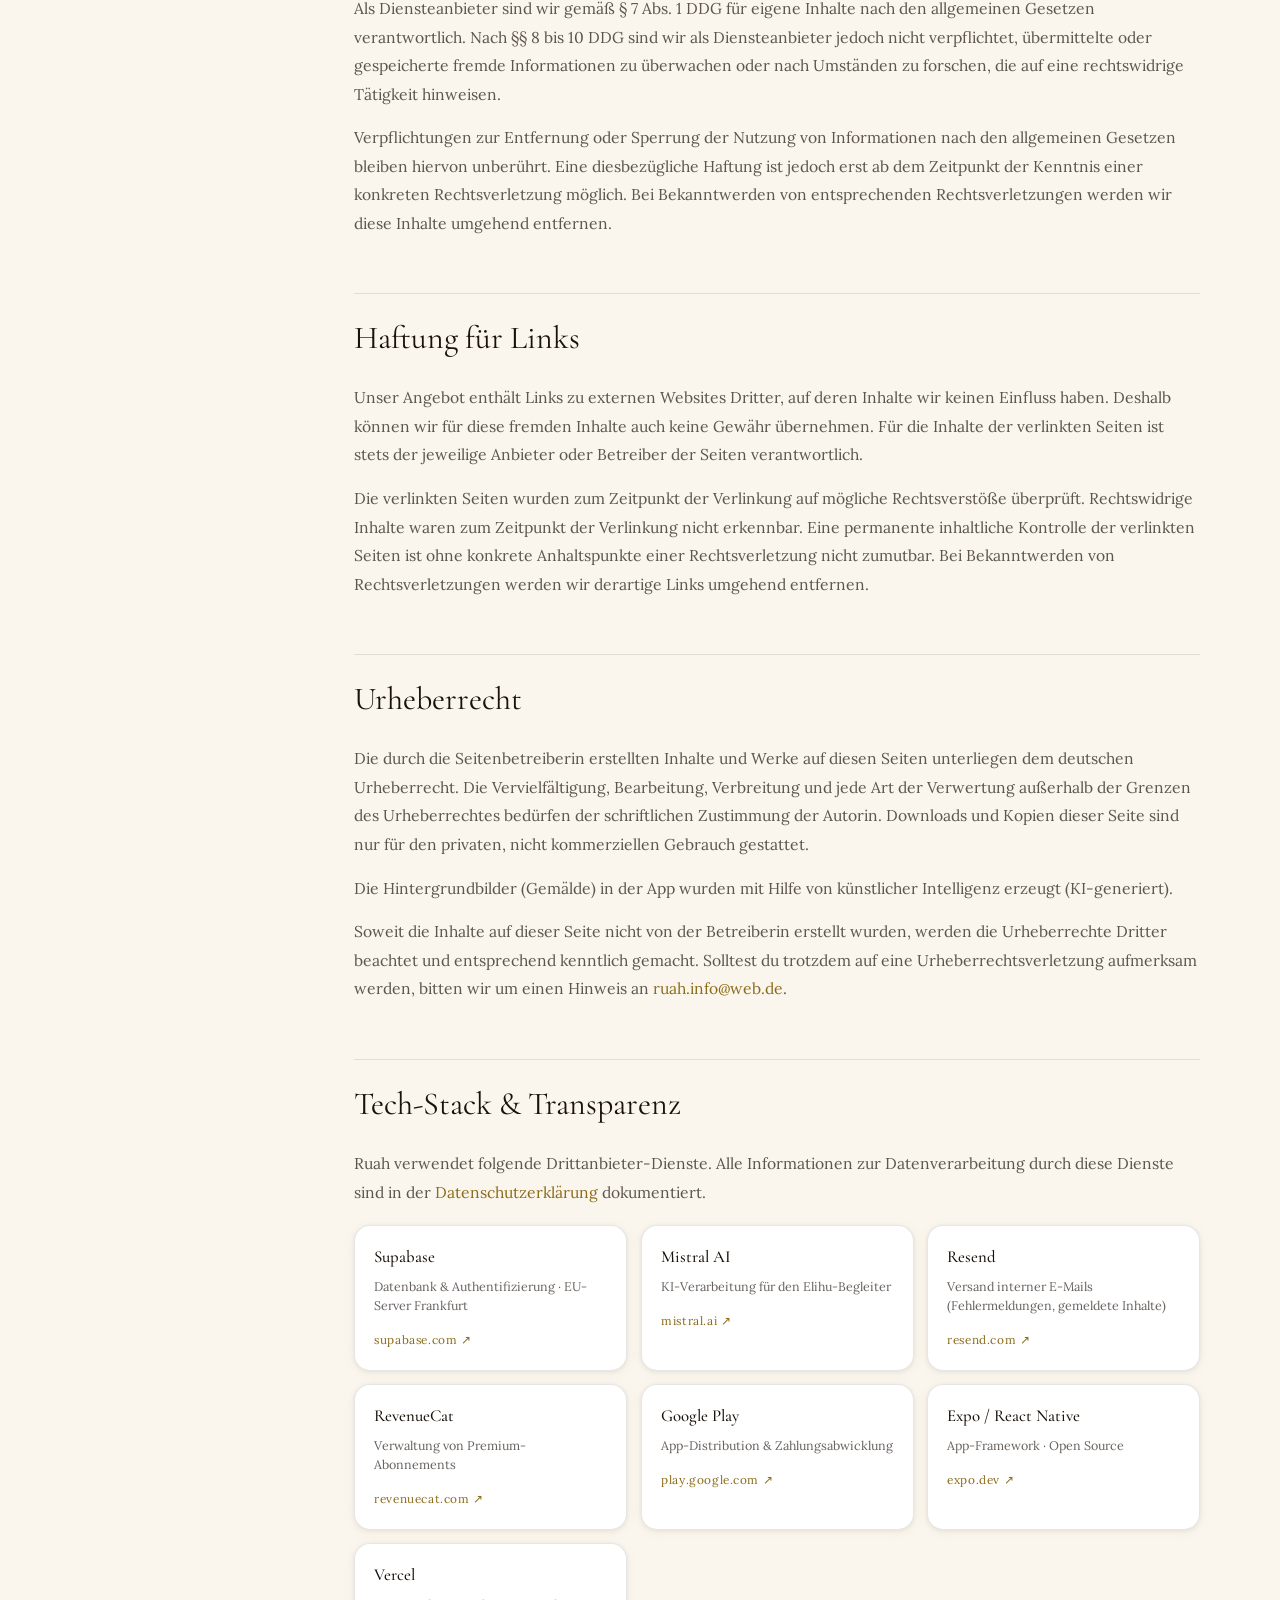
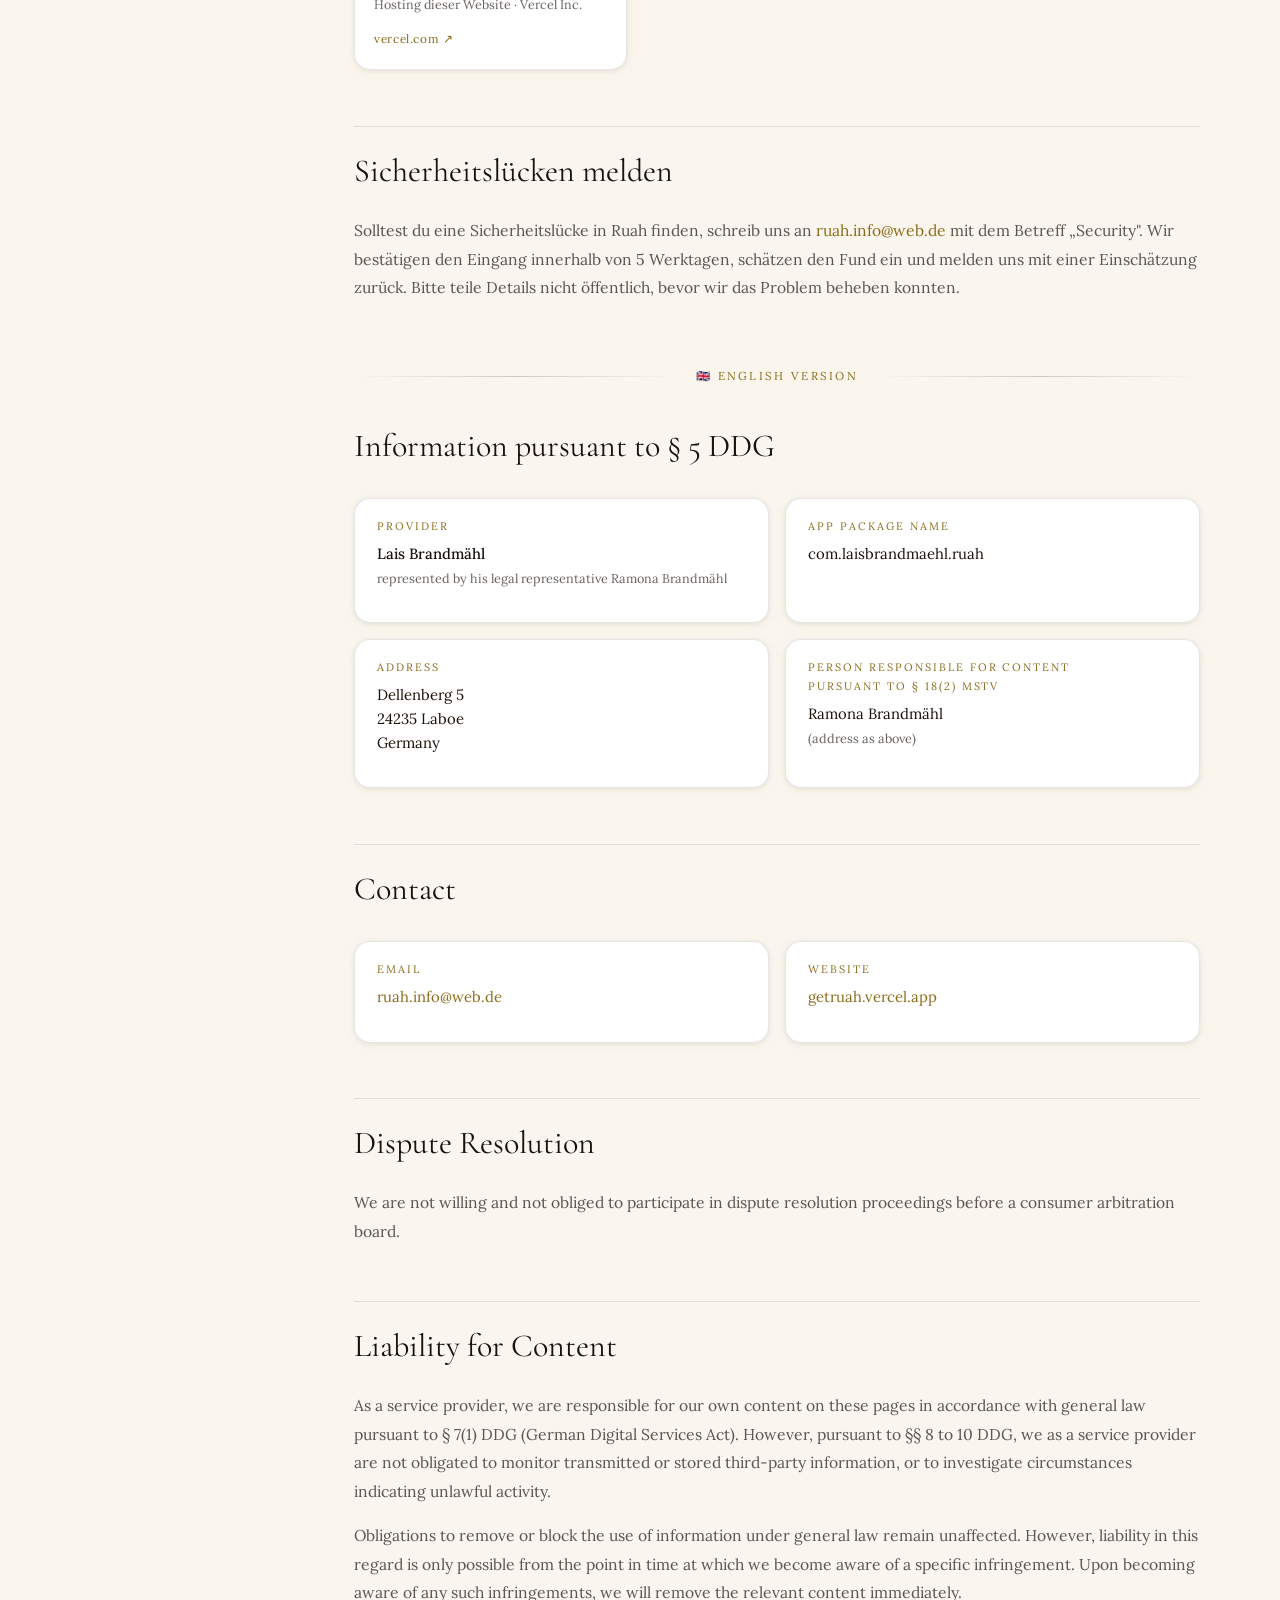
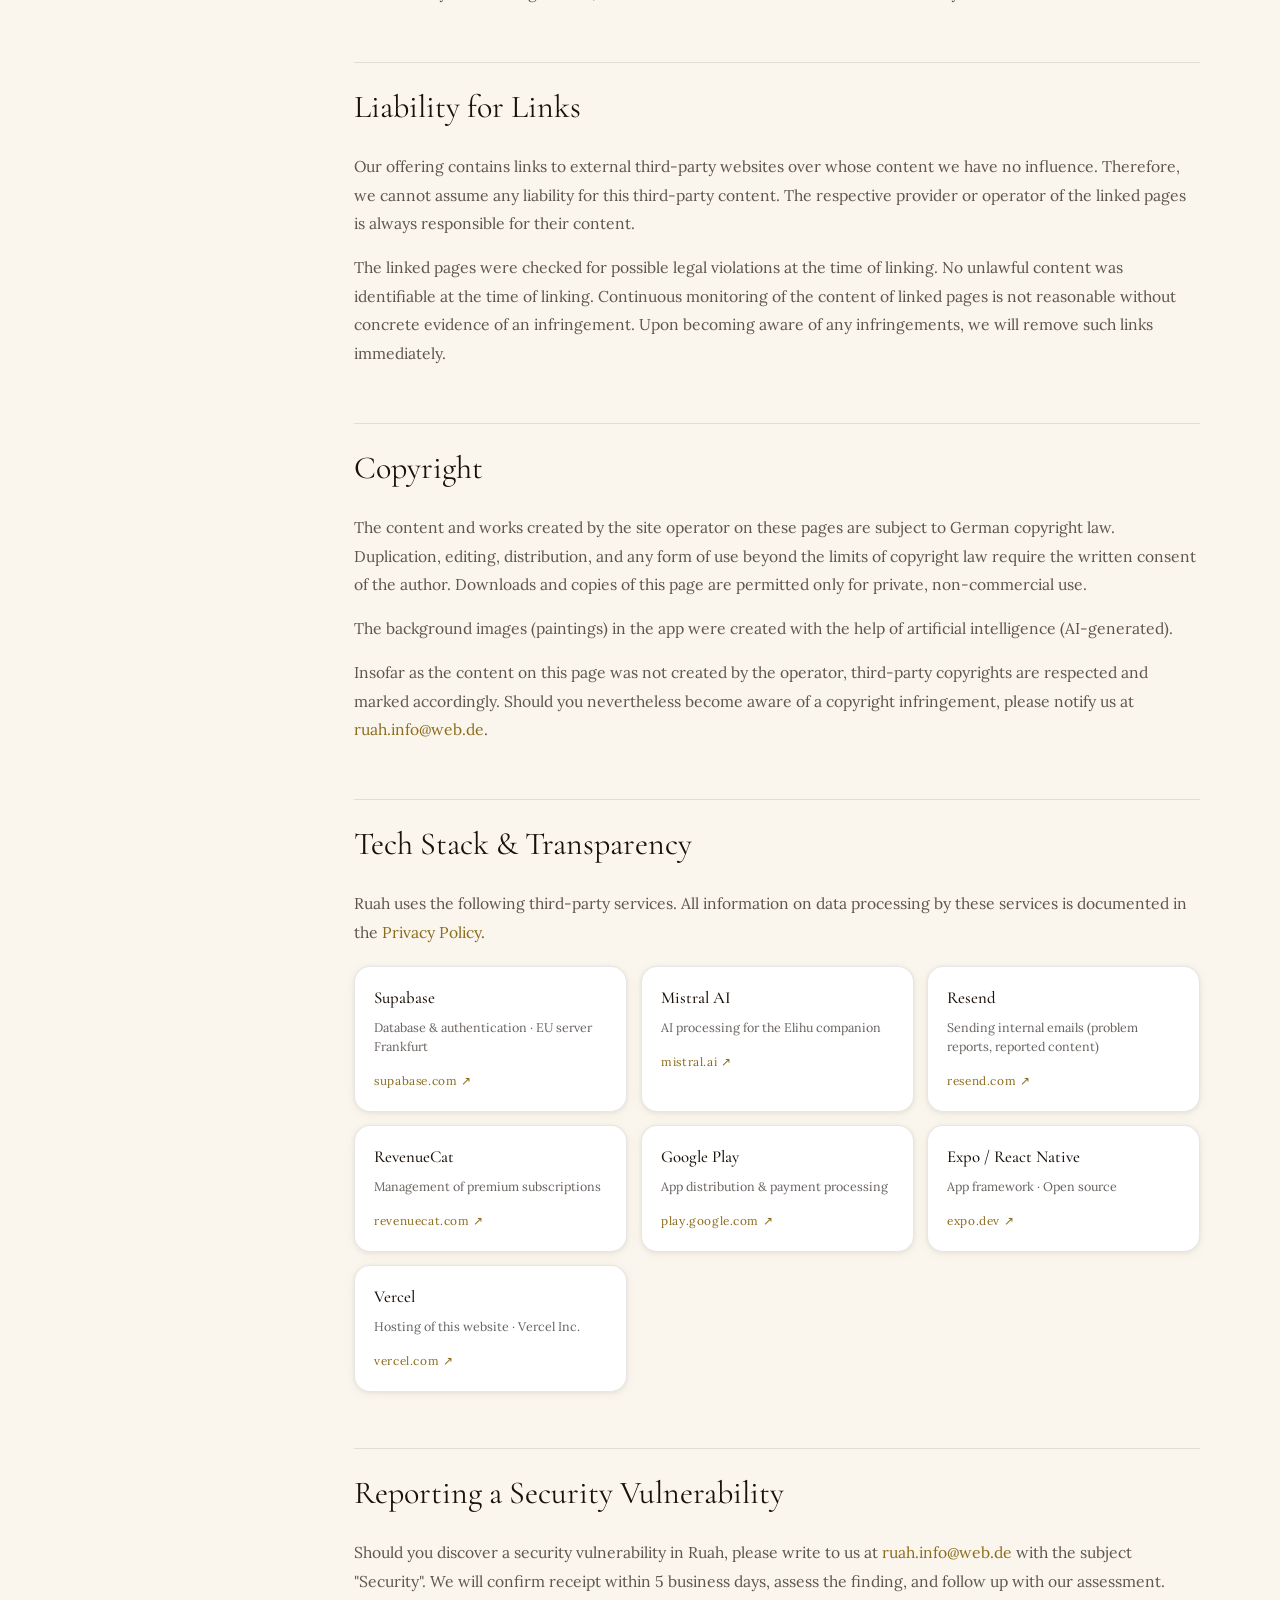
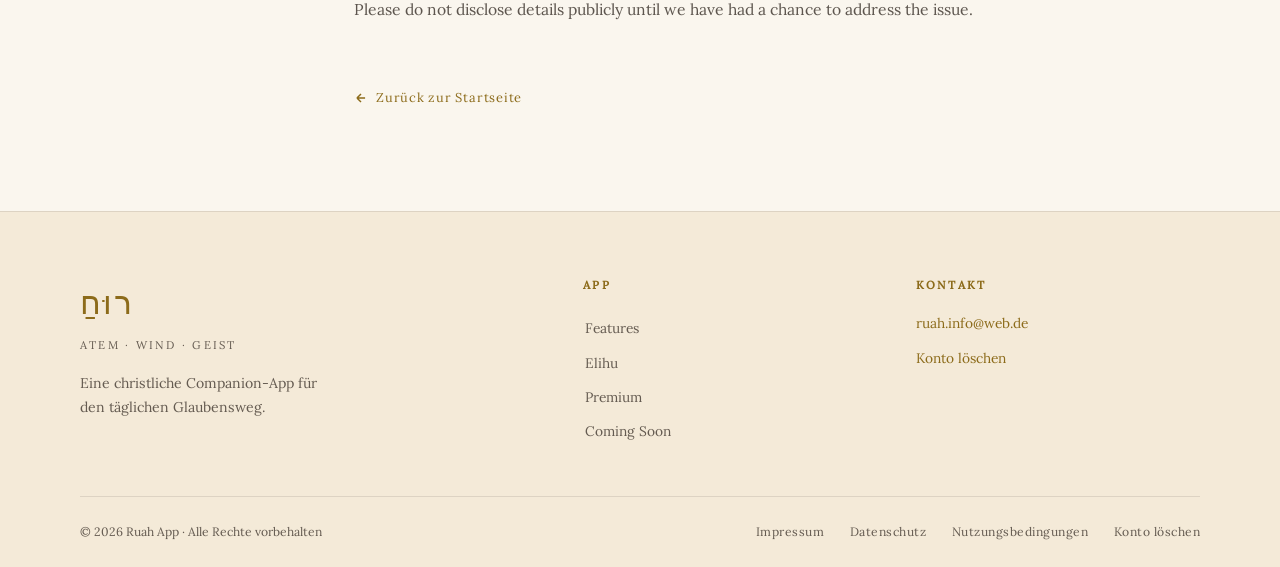
<file: imprint.html>
<!DOCTYPE html>
<html lang="de">
<head>
  <meta charset="UTF-8">
  <meta name="viewport" content="width=device-width, initial-scale=1.0">
  <link rel="icon" type="image/png" href="favicon.png">
  <link rel="canonical" href="https://getruah.vercel.app/imprint.html">
  <meta name="description" content="Ruah App Impressum — Angaben gemäß § 5 DDG und § 18 Abs. 2 MStV.">
  <meta name="robots" content="noindex">
  <meta name="theme-color" content="#FAF6EE">
  <title>Impressum · Ruah</title>
  <link rel="preload" href="fonts/cormorant-garamond-latin-500-normal.woff2" as="font" type="font/woff2" crossorigin>
  <link rel="preload" href="fonts/lora-latin-400-normal.woff2" as="font" type="font/woff2" crossorigin>
  <link rel="stylesheet" href="fonts.css">
  <link rel="stylesheet" href="style.css">
</head>
<body>

<div id="progress-bar" role="progressbar" aria-hidden="true"></div>

<nav id="nav" aria-label="Hauptnavigation">
  <div class="nav-inner">
    <a href="index.html" class="nav-logo" aria-label="Ruah Startseite">
      <span class="nav-logo-heb">רוּחַ</span>
      <span class="nav-logo-lat">Ruah</span>
    </a>
    <div class="nav-links">
      <a href="index.html">Startseite</a>
      <a href="privacy.html">Datenschutz</a>
      <a href="terms.html">Nutzungsbedingungen</a>
    </div>
  </div>
</nav>

<header class="legal-hero">
  <div class="legal-hero-orb" aria-hidden="true"></div>
  <div class="container--narrow">
    <span class="legal-icon" aria-hidden="true">📋</span>
    <h1 class="legal-title">Impressum<br><span style="color:var(--ink-45);font-size:.62em;font-weight:300">Legal Notice</span></h1>
    <p class="legal-sub">Angaben gemäß § 5 DDG · § 18 Abs. 2 MStV</p>
    <div class="lang-switch" role="navigation" aria-label="Sprachauswahl">
      <a href="#" data-target="de" class="active" aria-current="true">🇩🇪 Deutsch</a>
      <a href="#" data-target="en">🇬🇧 English</a>
    </div>
  </div>
</header>

<div class="legal-body">
  <div class="container">
    <div class="legal-layout">

      <aside class="legal-toc" aria-label="Inhaltsverzeichnis">
        <span class="toc-label">Deutsch</span>
        <a href="#imp-angaben">Verantwortliche</a>
        <a href="#imp-kontakt">Kontakt</a>
        <a href="#imp-streit">Streitschlichtung</a>
        <a href="#imp-haftung-inhalte">Haftung Inhalte</a>
        <a href="#imp-haftung-links">Haftung Links</a>
        <a href="#imp-urheberrecht">Urheberrecht</a>
        <a href="#imp-techstack">Tech-Stack</a>
        <a href="#imp-sicherheit">Sicherheit</a>
        <div class="toc-section">
          <span class="toc-label">English</span>
          <a href="#imp-en-angaben">Responsible Party</a>
          <a href="#imp-en-kontakt">Contact</a>
          <a href="#imp-en-streit">Dispute Resolution</a>
          <a href="#imp-en-haftung-inhalte">Liability for Content</a>
          <a href="#imp-en-haftung-links">Liability for Links</a>
          <a href="#imp-en-urheberrecht">Copyright</a>
          <a href="#imp-en-techstack">Tech Stack</a>
          <a href="#imp-en-sicherheit">Security</a>
        </div>
      </aside>

      <article class="legal-content" id="de">

        <h2 id="imp-angaben">Angaben gemäß § 5 DDG</h2>

        <div class="imprint-grid">
          <div class="info-row">
            <span class="ir-label">Anbieter</span>
            <p class="ir-value">
              <strong>Lais Brandmähl</strong><br>
              <span style="font-size:.85em;color:var(--ink-45)">vertreten durch seine gesetzliche Vertreterin Ramona Brandmähl</span>
            </p>
          </div>
          <div class="info-row">
            <span class="ir-label">App-Paketname</span>
            <p class="ir-value">com.laisbrandmaehl.ruah</p>
          </div>
          <div class="info-row">
            <span class="ir-label">Anschrift</span>
            <p class="ir-value">
              Dellenberg 5<br>
              24235 Laboe<br>
              Deutschland
            </p>
          </div>
          <div class="info-row">
            <span class="ir-label">Inhaltlich Verantwortliche<br>gem. § 18 Abs. 2 MStV</span>
            <p class="ir-value">
              Ramona Brandmähl<br>
              <span style="font-size:.85em;color:var(--ink-45)">(Anschrift wie oben)</span>
            </p>
          </div>
        </div>

        <h2 id="imp-kontakt">Kontakt</h2>

        <div class="imprint-grid">
          <div class="info-row">
            <span class="ir-label">E-Mail</span>
            <p class="ir-value">
              <a href="mailto:ruah.info@web.de">ruah.info@web.de</a>
            </p>
          </div>
          <div class="info-row">
            <span class="ir-label">Website</span>
            <p class="ir-value">
              <a href="https://getruah.vercel.app/" target="_blank" rel="noopener">getruah.vercel.app</a>
            </p>
          </div>
        </div>

        <h2 id="imp-streit">Streitschlichtung</h2>
        <p>Wir sind nicht bereit und nicht verpflichtet, an Streitbeilegungsverfahren vor einer Verbraucherschlichtungsstelle teilzunehmen.</p>

        <h2 id="imp-haftung-inhalte">Haftung für Inhalte</h2>
        <p>Als Diensteanbieter sind wir gemäß § 7 Abs. 1 DDG für eigene Inhalte nach den allgemeinen Gesetzen verantwortlich. Nach §§ 8 bis 10 DDG sind wir als Diensteanbieter jedoch nicht verpflichtet, übermittelte oder gespeicherte fremde Informationen zu überwachen oder nach Umständen zu forschen, die auf eine rechtswidrige Tätigkeit hinweisen.</p>
        <p>Verpflichtungen zur Entfernung oder Sperrung der Nutzung von Informationen nach den allgemeinen Gesetzen bleiben hiervon unberührt. Eine diesbezügliche Haftung ist jedoch erst ab dem Zeitpunkt der Kenntnis einer konkreten Rechtsverletzung möglich. Bei Bekanntwerden von entsprechenden Rechtsverletzungen werden wir diese Inhalte umgehend entfernen.</p>

        <h2 id="imp-haftung-links">Haftung für Links</h2>
        <p>Unser Angebot enthält Links zu externen Websites Dritter, auf deren Inhalte wir keinen Einfluss haben. Deshalb können wir für diese fremden Inhalte auch keine Gewähr übernehmen. Für die Inhalte der verlinkten Seiten ist stets der jeweilige Anbieter oder Betreiber der Seiten verantwortlich.</p>
        <p>Die verlinkten Seiten wurden zum Zeitpunkt der Verlinkung auf mögliche Rechtsverstöße überprüft. Rechtswidrige Inhalte waren zum Zeitpunkt der Verlinkung nicht erkennbar. Eine permanente inhaltliche Kontrolle der verlinkten Seiten ist ohne konkrete Anhaltspunkte einer Rechtsverletzung nicht zumutbar. Bei Bekanntwerden von Rechtsverletzungen werden wir derartige Links umgehend entfernen.</p>

        <h2 id="imp-urheberrecht">Urheberrecht</h2>
        <p>Die durch die Seitenbetreiberin erstellten Inhalte und Werke auf diesen Seiten unterliegen dem deutschen Urheberrecht. Die Vervielfältigung, Bearbeitung, Verbreitung und jede Art der Verwertung außerhalb der Grenzen des Urheberrechtes bedürfen der schriftlichen Zustimmung der Autorin. Downloads und Kopien dieser Seite sind nur für den privaten, nicht kommerziellen Gebrauch gestattet.</p>
        <p>Die Hintergrundbilder (Gemälde) in der App wurden mit Hilfe von künstlicher Intelligenz erzeugt (KI-generiert).</p>
        <p>Soweit die Inhalte auf dieser Seite nicht von der Betreiberin erstellt wurden, werden die Urheberrechte Dritter beachtet und entsprechend kenntlich gemacht. Solltest du trotzdem auf eine Urheberrechtsverletzung aufmerksam werden, bitten wir um einen Hinweis an <a href="mailto:ruah.info@web.de">ruah.info@web.de</a>.</p>

        <h2 id="imp-techstack">Tech-Stack &amp; Transparenz</h2>
        <p>Ruah verwendet folgende Drittanbieter-Dienste. Alle Informationen zur Datenverarbeitung durch diese Dienste sind in der <a href="privacy.html">Datenschutzerklärung</a> dokumentiert.</p>

        <div class="tp-grid">
          <div class="tp-card">
            <h4>Supabase</h4>
            <p>Datenbank &amp; Authentifizierung · EU-Server Frankfurt</p>
            <a href="https://supabase.com" target="_blank" rel="noopener">supabase.com ↗</a>
          </div>
          <div class="tp-card">
            <h4>Mistral AI</h4>
            <p>KI-Verarbeitung für den Elihu-Begleiter</p>
            <a href="https://mistral.ai" target="_blank" rel="noopener">mistral.ai ↗</a>
          </div>
          <div class="tp-card">
            <h4>Resend</h4>
            <p>Versand interner E-Mails (Fehlermeldungen, gemeldete Inhalte)</p>
            <a href="https://resend.com" target="_blank" rel="noopener">resend.com ↗</a>
          </div>
          <div class="tp-card">
            <h4>RevenueCat</h4>
            <p>Verwaltung von Premium-Abonnements</p>
            <a href="https://revenuecat.com" target="_blank" rel="noopener">revenuecat.com ↗</a>
          </div>
          <div class="tp-card">
            <h4>Google Play</h4>
            <p>App-Distribution &amp; Zahlungsabwicklung</p>
            <a href="https://play.google.com" target="_blank" rel="noopener">play.google.com ↗</a>
          </div>
          <div class="tp-card">
            <h4>Expo / React Native</h4>
            <p>App-Framework · Open Source</p>
            <a href="https://expo.dev" target="_blank" rel="noopener">expo.dev ↗</a>
          </div>
          <div class="tp-card">
            <h4>Vercel</h4>
            <p>Hosting dieser Website · Vercel Inc.</p>
            <a href="https://vercel.com" target="_blank" rel="noopener">vercel.com ↗</a>
          </div>
        </div>

        <h2 id="imp-sicherheit">Sicherheitslücken melden</h2>
        <p>Solltest du eine Sicherheitslücke in Ruah finden, schreib uns an <a href="mailto:ruah.info@web.de?subject=Security">ruah.info@web.de</a> mit dem Betreff „Security". Wir bestätigen den Eingang innerhalb von 5 Werktagen, schätzen den Fund ein und melden uns mit einer Einschätzung zurück. Bitte teile Details nicht öffentlich, bevor wir das Problem beheben konnten.</p>

        <!-- ENGLISH -->
        <div class="lang-section" id="en">
          <div class="lang-divider"><span>🇬🇧 English Version</span></div>

          <h2 id="imp-en-angaben">Information pursuant to § 5 DDG</h2>

          <div class="imprint-grid">
            <div class="info-row">
              <span class="ir-label">Provider</span>
              <p class="ir-value">
                <strong>Lais Brandmähl</strong><br>
                <span style="font-size:.85em;color:var(--ink-45)">represented by his legal representative Ramona Brandmähl</span>
              </p>
            </div>
            <div class="info-row">
              <span class="ir-label">App Package Name</span>
              <p class="ir-value">com.laisbrandmaehl.ruah</p>
            </div>
            <div class="info-row">
              <span class="ir-label">Address</span>
              <p class="ir-value">
                Dellenberg 5<br>
                24235 Laboe<br>
                Germany
              </p>
            </div>
            <div class="info-row">
              <span class="ir-label">Person Responsible for Content<br>pursuant to § 18(2) MStV</span>
              <p class="ir-value">
                Ramona Brandmähl<br>
                <span style="font-size:.85em;color:var(--ink-45)">(address as above)</span>
              </p>
            </div>
          </div>

          <h2 id="imp-en-kontakt">Contact</h2>

          <div class="imprint-grid">
            <div class="info-row">
              <span class="ir-label">Email</span>
              <p class="ir-value">
                <a href="mailto:ruah.info@web.de">ruah.info@web.de</a>
              </p>
            </div>
            <div class="info-row">
              <span class="ir-label">Website</span>
              <p class="ir-value">
                <a href="https://getruah.vercel.app/" target="_blank" rel="noopener">getruah.vercel.app</a>
              </p>
            </div>
          </div>

          <h2 id="imp-en-streit">Dispute Resolution</h2>
          <p>We are not willing and not obliged to participate in dispute resolution proceedings before a consumer arbitration board.</p>

          <h2 id="imp-en-haftung-inhalte">Liability for Content</h2>
          <p>As a service provider, we are responsible for our own content on these pages in accordance with general law pursuant to § 7(1) DDG (German Digital Services Act). However, pursuant to §§ 8 to 10 DDG, we as a service provider are not obligated to monitor transmitted or stored third-party information, or to investigate circumstances indicating unlawful activity.</p>
          <p>Obligations to remove or block the use of information under general law remain unaffected. However, liability in this regard is only possible from the point in time at which we become aware of a specific infringement. Upon becoming aware of any such infringements, we will remove the relevant content immediately.</p>

          <h2 id="imp-en-haftung-links">Liability for Links</h2>
          <p>Our offering contains links to external third-party websites over whose content we have no influence. Therefore, we cannot assume any liability for this third-party content. The respective provider or operator of the linked pages is always responsible for their content.</p>
          <p>The linked pages were checked for possible legal violations at the time of linking. No unlawful content was identifiable at the time of linking. Continuous monitoring of the content of linked pages is not reasonable without concrete evidence of an infringement. Upon becoming aware of any infringements, we will remove such links immediately.</p>

          <h2 id="imp-en-urheberrecht">Copyright</h2>
          <p>The content and works created by the site operator on these pages are subject to German copyright law. Duplication, editing, distribution, and any form of use beyond the limits of copyright law require the written consent of the author. Downloads and copies of this page are permitted only for private, non-commercial use.</p>
          <p>The background images (paintings) in the app were created with the help of artificial intelligence (AI-generated).</p>
          <p>Insofar as the content on this page was not created by the operator, third-party copyrights are respected and marked accordingly. Should you nevertheless become aware of a copyright infringement, please notify us at <a href="mailto:ruah.info@web.de">ruah.info@web.de</a>.</p>

          <h2 id="imp-en-techstack">Tech Stack &amp; Transparency</h2>
          <p>Ruah uses the following third-party services. All information on data processing by these services is documented in the <a href="privacy.html">Privacy Policy</a>.</p>

          <div class="tp-grid">
            <div class="tp-card">
              <h4>Supabase</h4>
              <p>Database &amp; authentication · EU server Frankfurt</p>
              <a href="https://supabase.com" target="_blank" rel="noopener">supabase.com ↗</a>
            </div>
            <div class="tp-card">
              <h4>Mistral AI</h4>
              <p>AI processing for the Elihu companion</p>
              <a href="https://mistral.ai" target="_blank" rel="noopener">mistral.ai ↗</a>
            </div>
            <div class="tp-card">
            <h4>Resend</h4>
            <p>Sending internal emails (problem reports, reported content)</p>
            <a href="https://resend.com" target="_blank" rel="noopener">resend.com ↗</a>
          </div>
            <div class="tp-card">
              <h4>RevenueCat</h4>
              <p>Management of premium subscriptions</p>
              <a href="https://revenuecat.com" target="_blank" rel="noopener">revenuecat.com ↗</a>
            </div>
            <div class="tp-card">
              <h4>Google Play</h4>
              <p>App distribution &amp; payment processing</p>
              <a href="https://play.google.com" target="_blank" rel="noopener">play.google.com ↗</a>
            </div>
            <div class="tp-card">
              <h4>Expo / React Native</h4>
              <p>App framework · Open source</p>
              <a href="https://expo.dev" target="_blank" rel="noopener">expo.dev ↗</a>
            </div>
            <div class="tp-card">
              <h4>Vercel</h4>
              <p>Hosting of this website · Vercel Inc.</p>
              <a href="https://vercel.com" target="_blank" rel="noopener">vercel.com ↗</a>
            </div>
          </div>

          <h2 id="imp-en-sicherheit">Reporting a Security Vulnerability</h2>
          <p>Should you discover a security vulnerability in Ruah, please write to us at <a href="mailto:ruah.info@web.de?subject=Security">ruah.info@web.de</a> with the subject "Security". We will confirm receipt within 5 business days, assess the finding, and follow up with our assessment. Please do not disclose details publicly until we have had a chance to address the issue.</p>
        </div>

        <a href="index.html" class="back-link">
          <svg width="14" height="14" viewBox="0 0 24 24" fill="none" stroke="currentColor" stroke-width="2.5" aria-hidden="true"><path d="M19 12H5M5 12l7-7M5 12l7 7"/></svg>
          Zurück zur Startseite
        </a>

      </article>
    </div>
  </div>
</div>

<footer id="footer" aria-label="Seitenfu&szlig;">
  <div class="container">
    <div class="footer-grid">
      <div class="footer-brand">
        <span class="f-heb">רוּחַ</span>
        <p class="f-sub">Atem · Wind · Geist</p>
        <p class="f-desc">Eine christliche Companion-App für den täglichen Glaubensweg.</p>
      </div>
      <div class="footer-col">
        <h4>App</h4>
        <a href="index.html#features">Features</a>
        <a href="index.html#elihu">Elihu</a>
        <a href="index.html#premium">Premium</a>
        <a href="index.html#download">Coming Soon</a>
      </div>
      <div class="footer-col footer-contact">
        <h4>Kontakt</h4>
        <p><a href="mailto:ruah.info@web.de">ruah.info@web.de</a></p>
        <a href="account-deletion.html">Konto löschen</a>
      </div>
    </div>
    <div class="footer-bottom">
      <p class="footer-copy">© 2026 Ruah App · Alle Rechte vorbehalten</p>
      <nav class="footer-legal-links" aria-label="Rechtliche Links">
        <a href="imprint.html">Impressum</a>
        <a href="privacy.html">Datenschutz</a>
        <a href="terms.html">Nutzungsbedingungen</a>
        <a href="account-deletion.html">Konto löschen</a>
      </nav>
    </div>
  </div>
</footer>

<script src="script.js"></script>
</body>
</html>
</file>
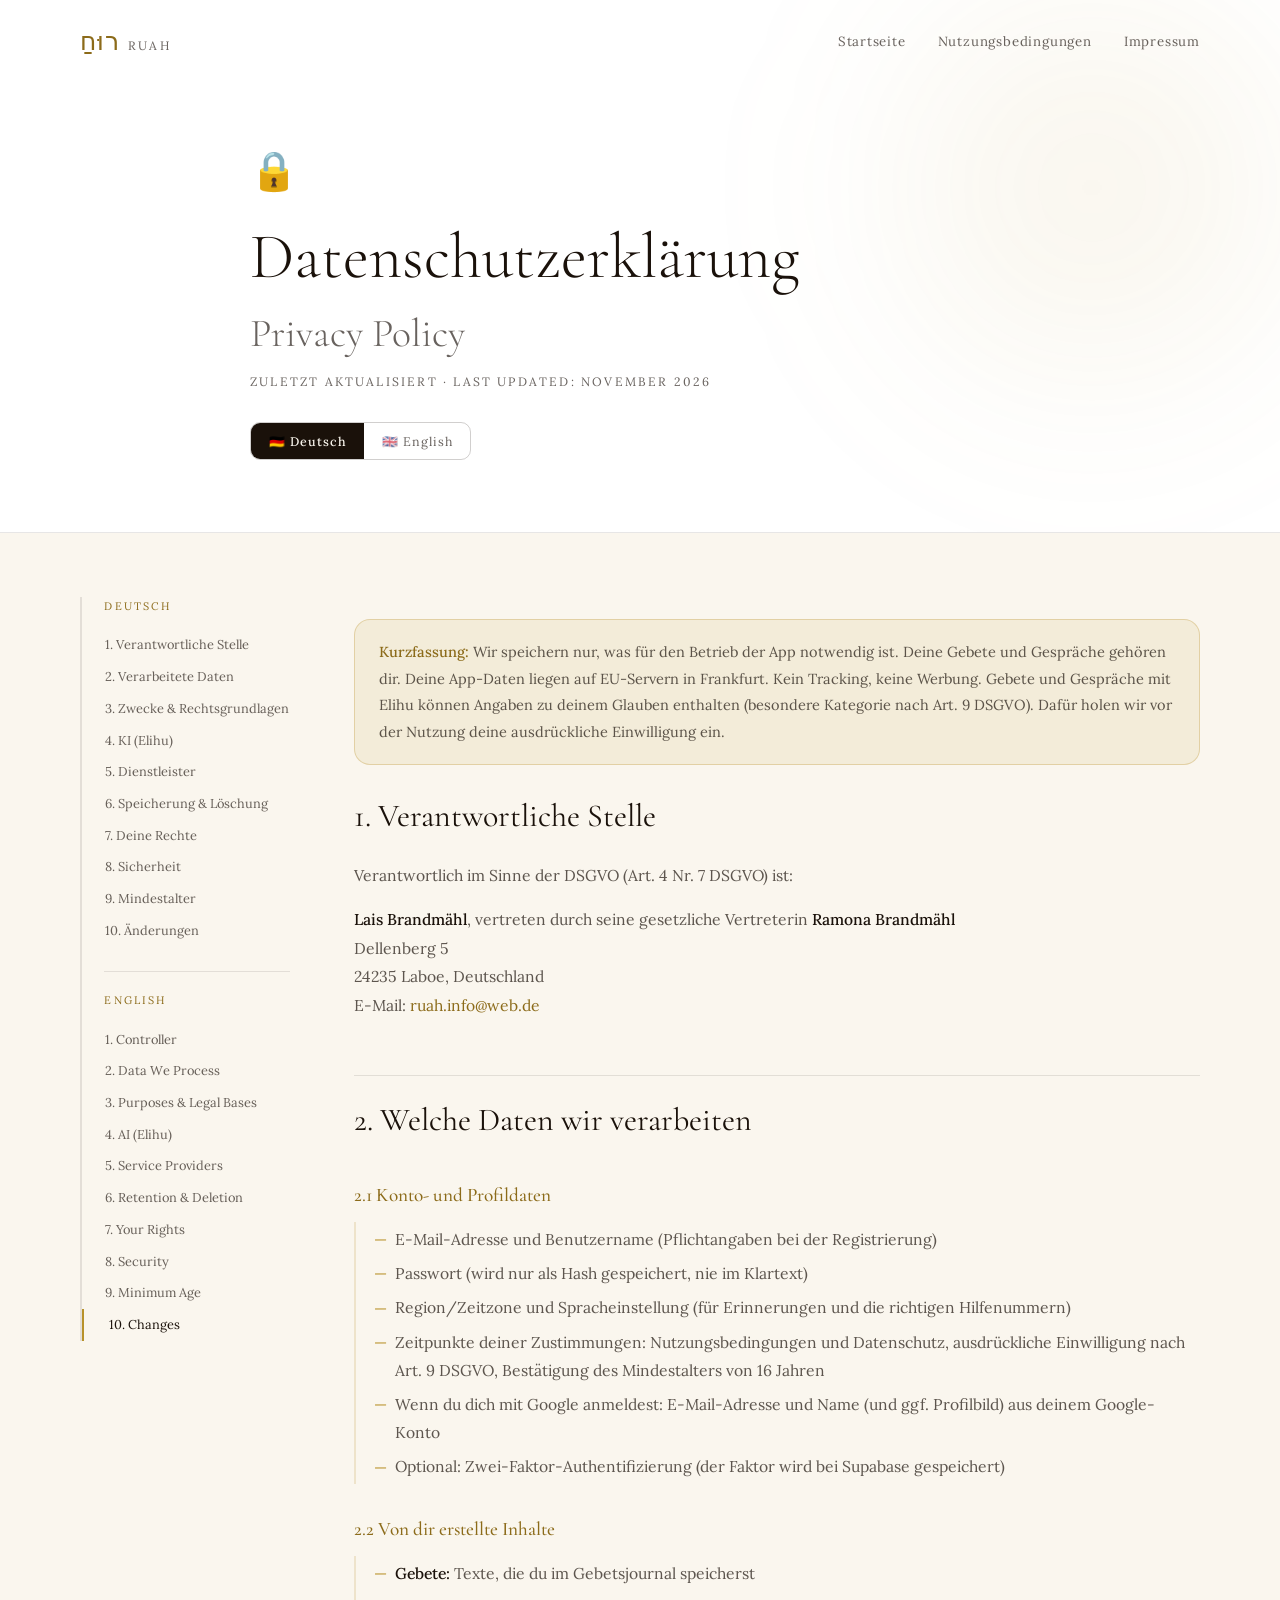
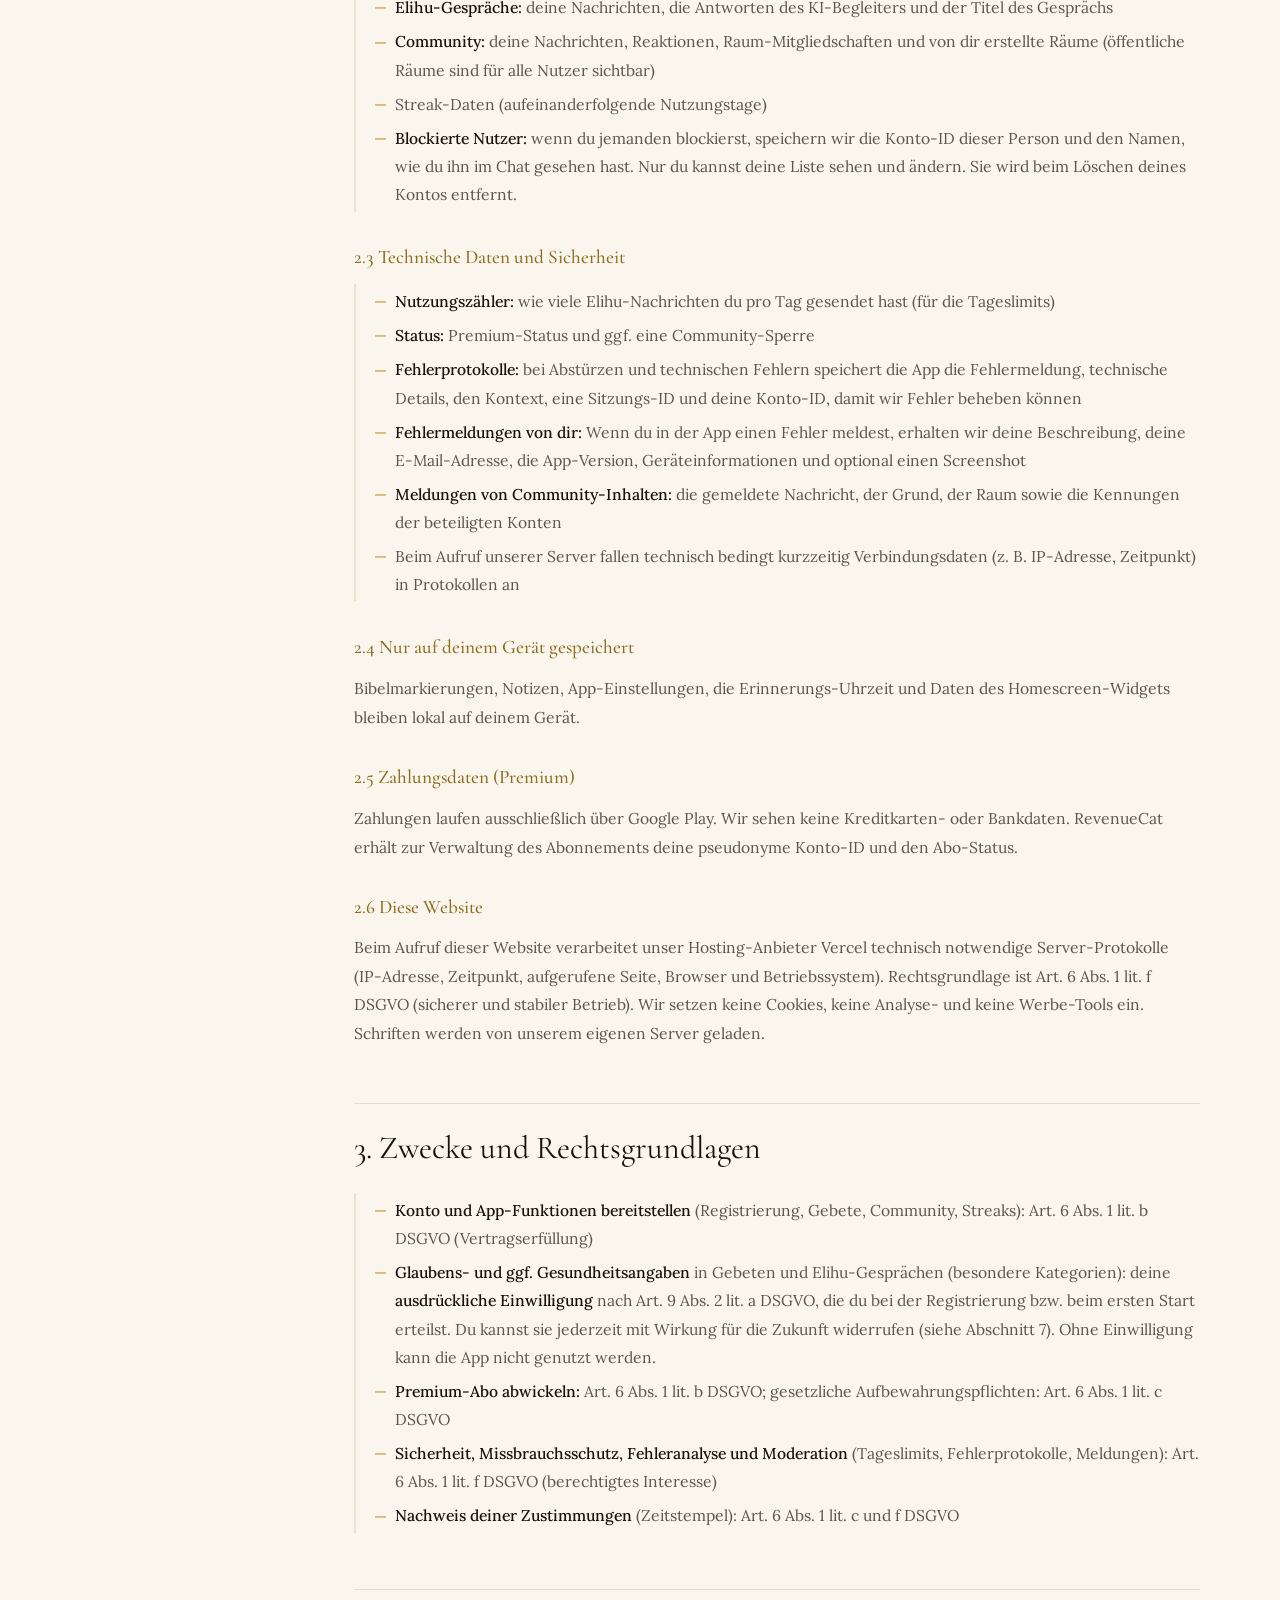
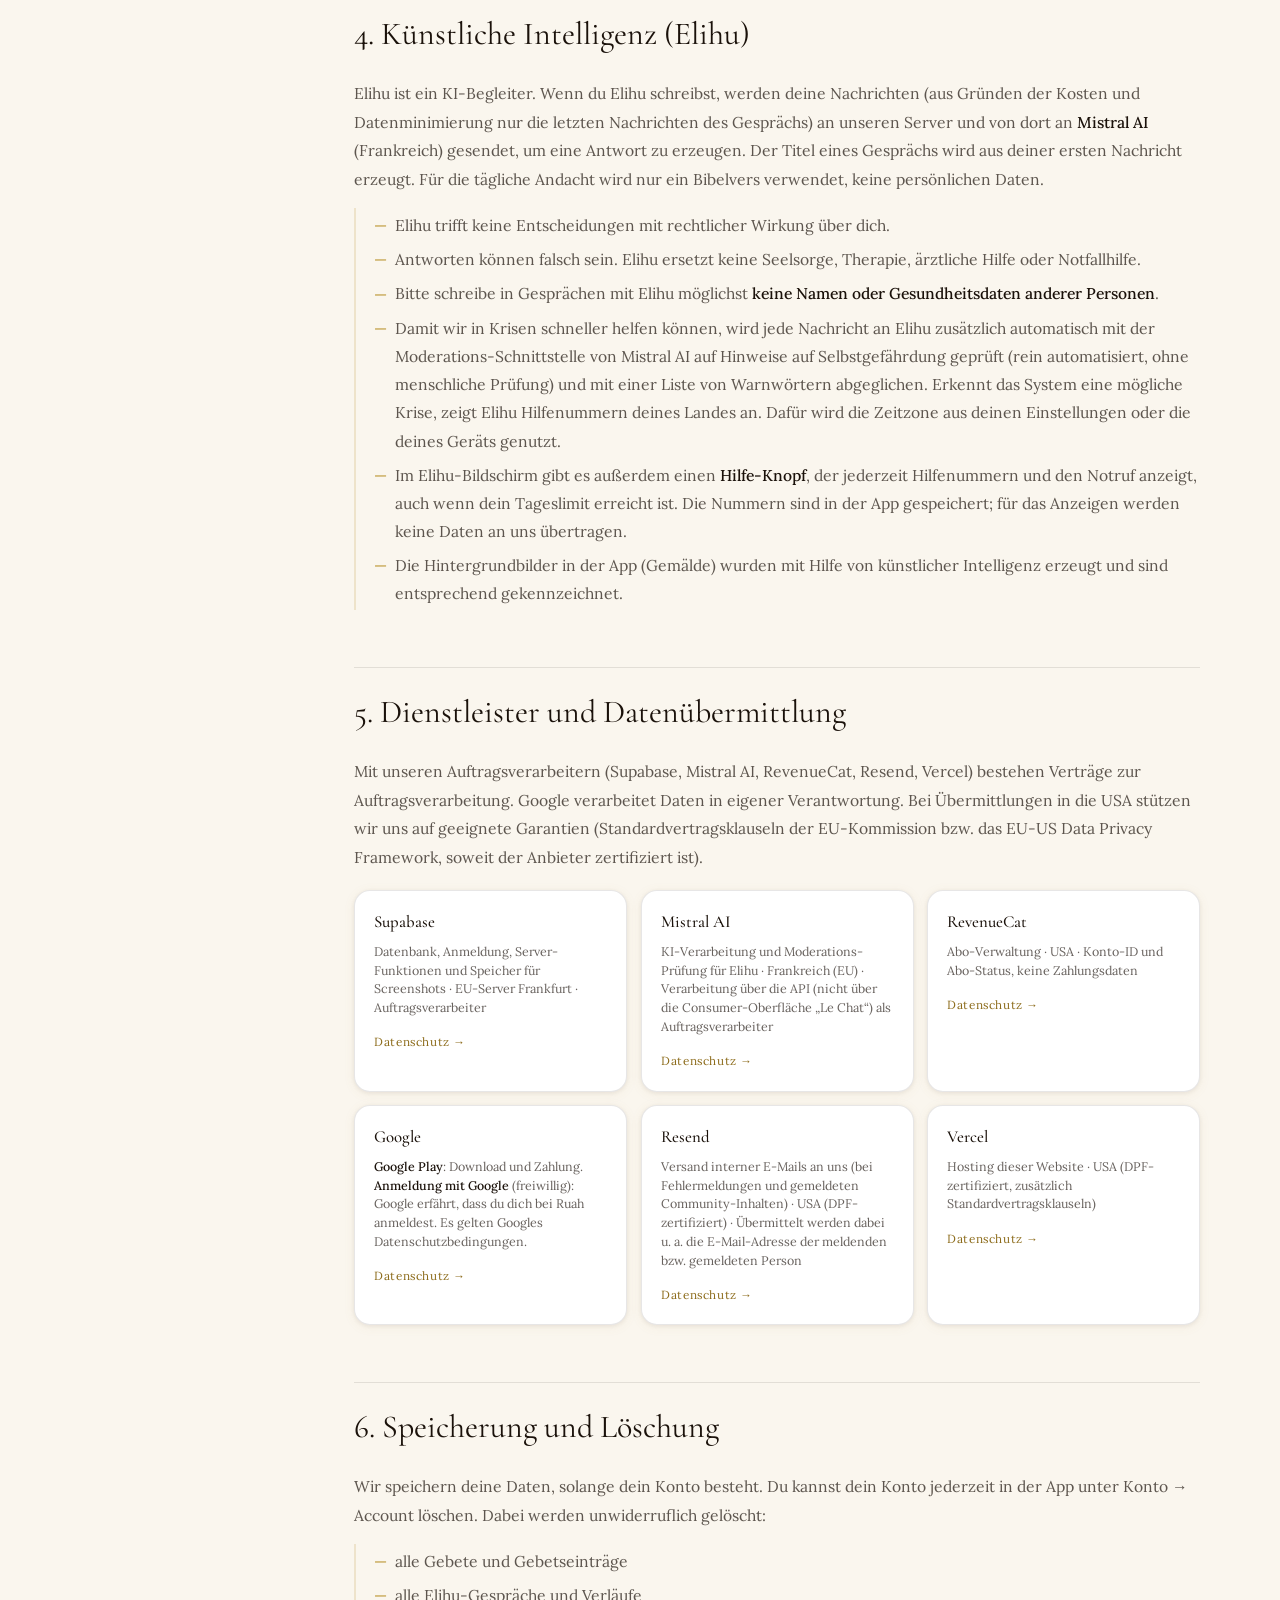
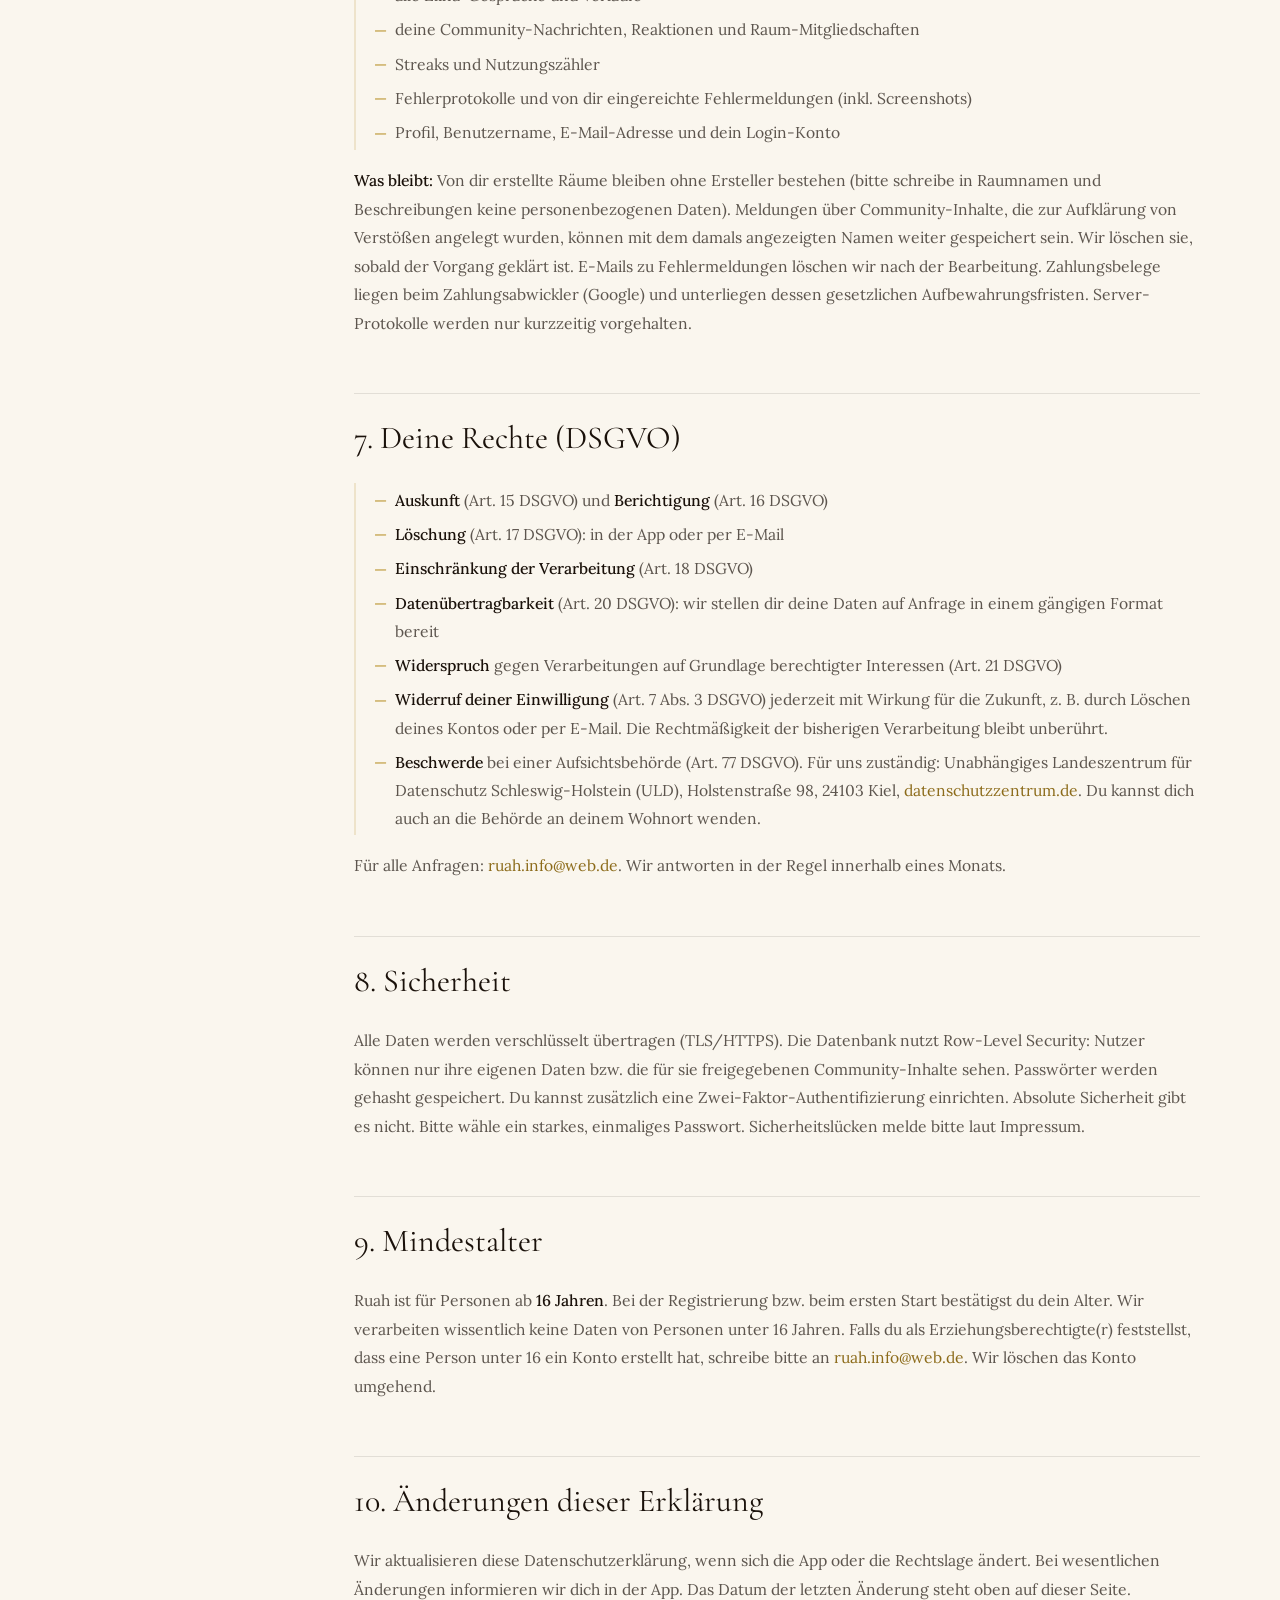
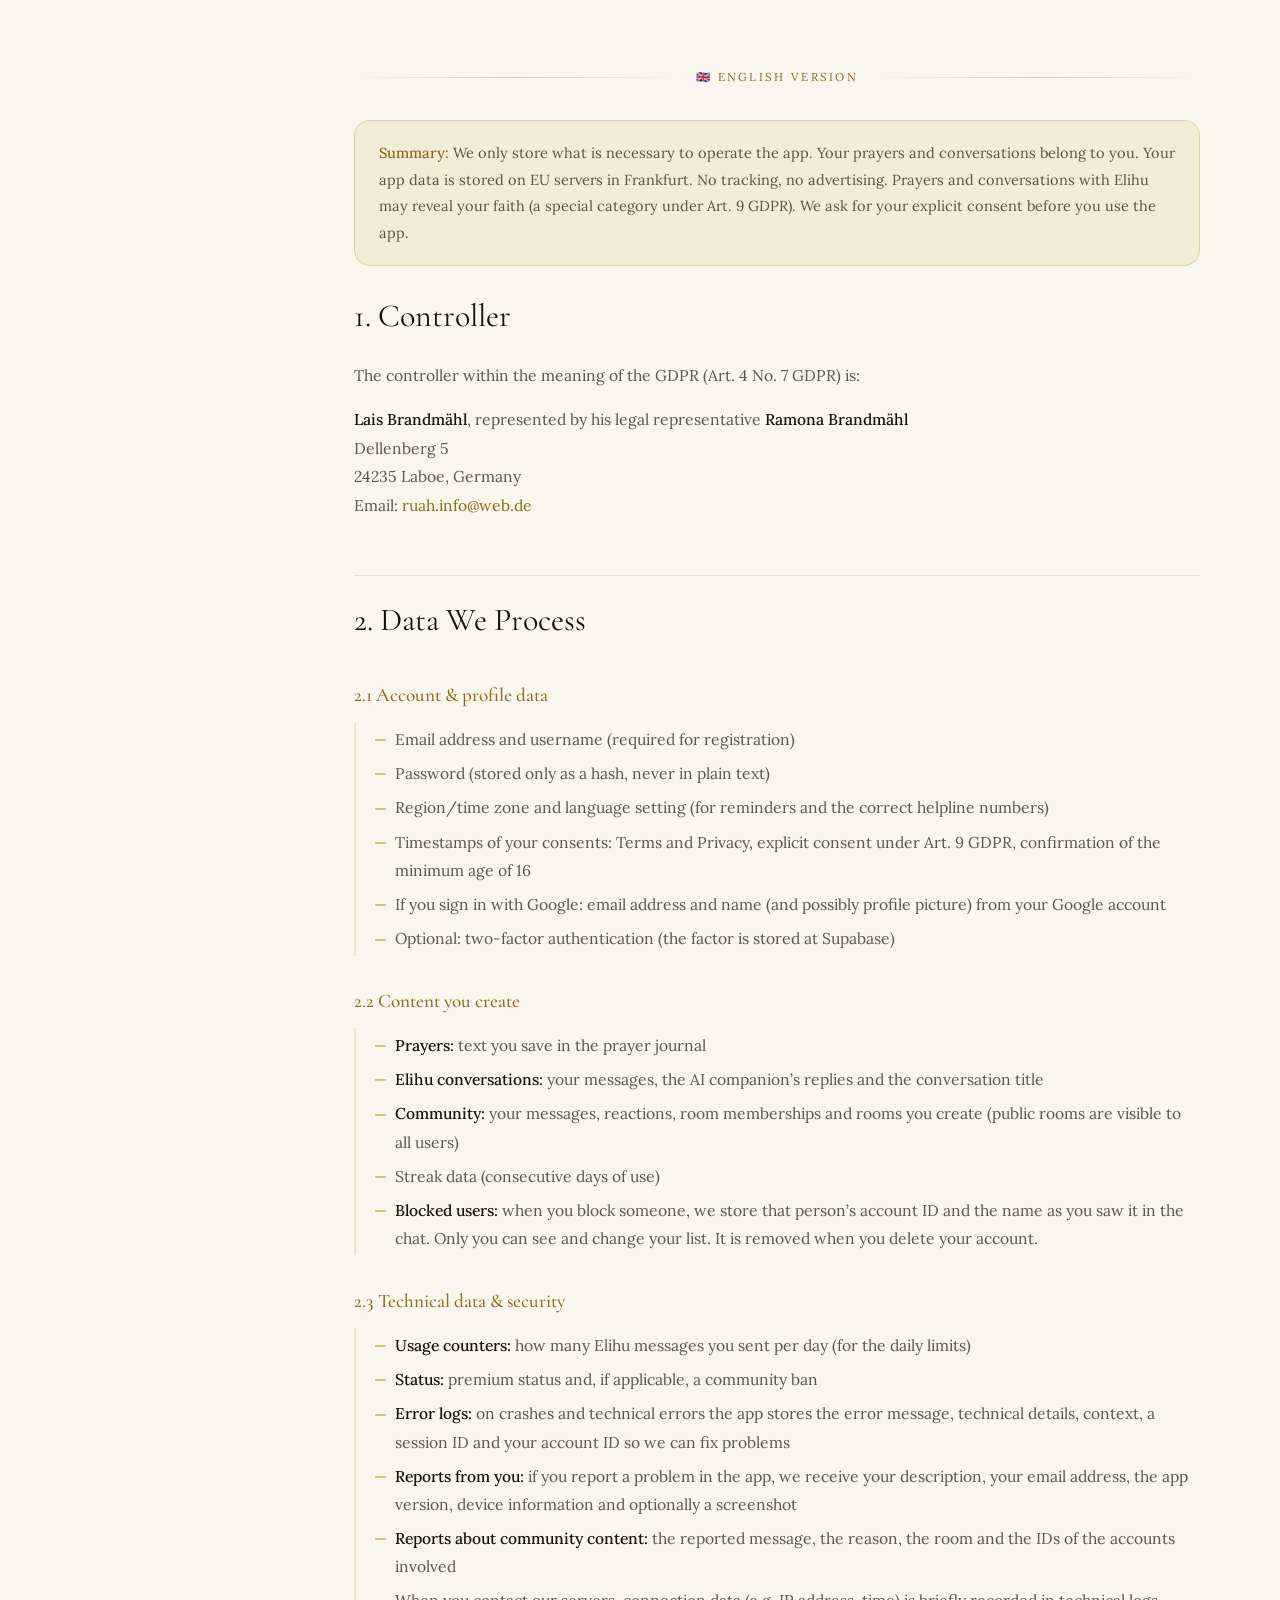
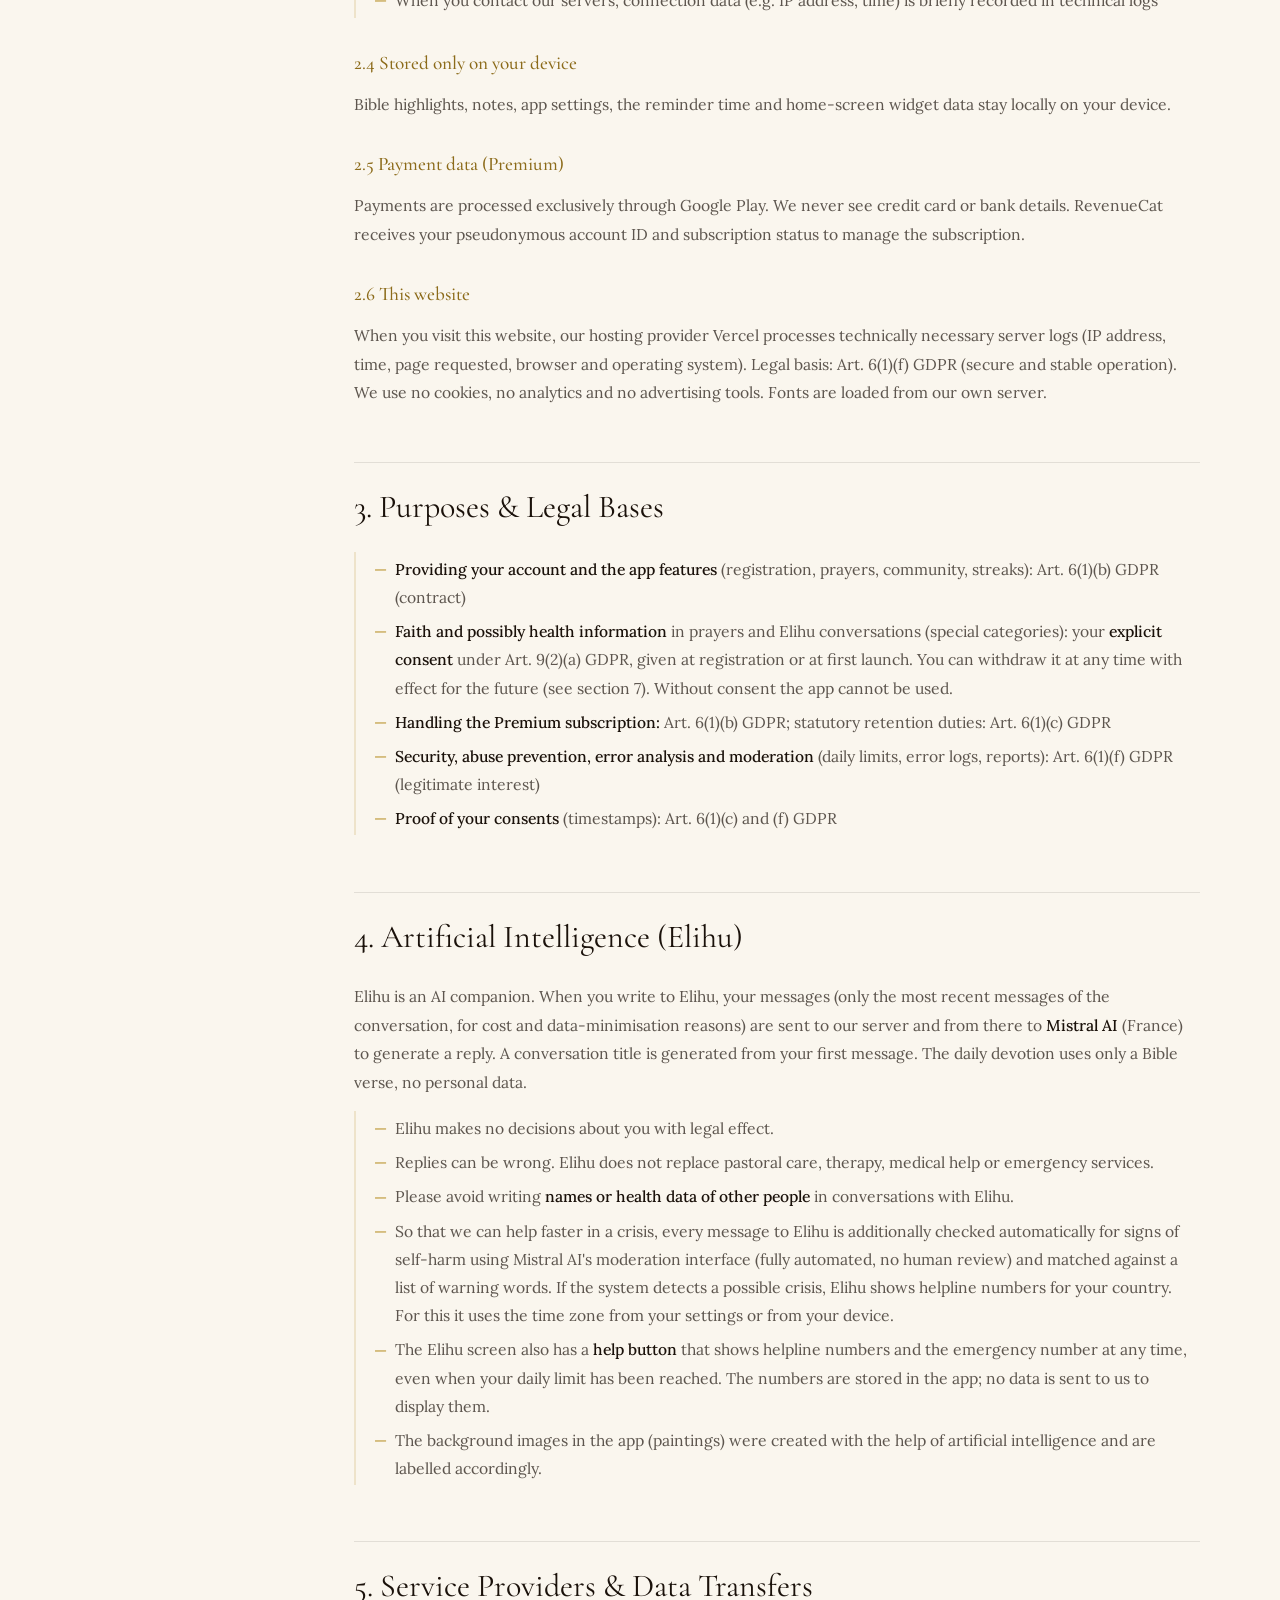
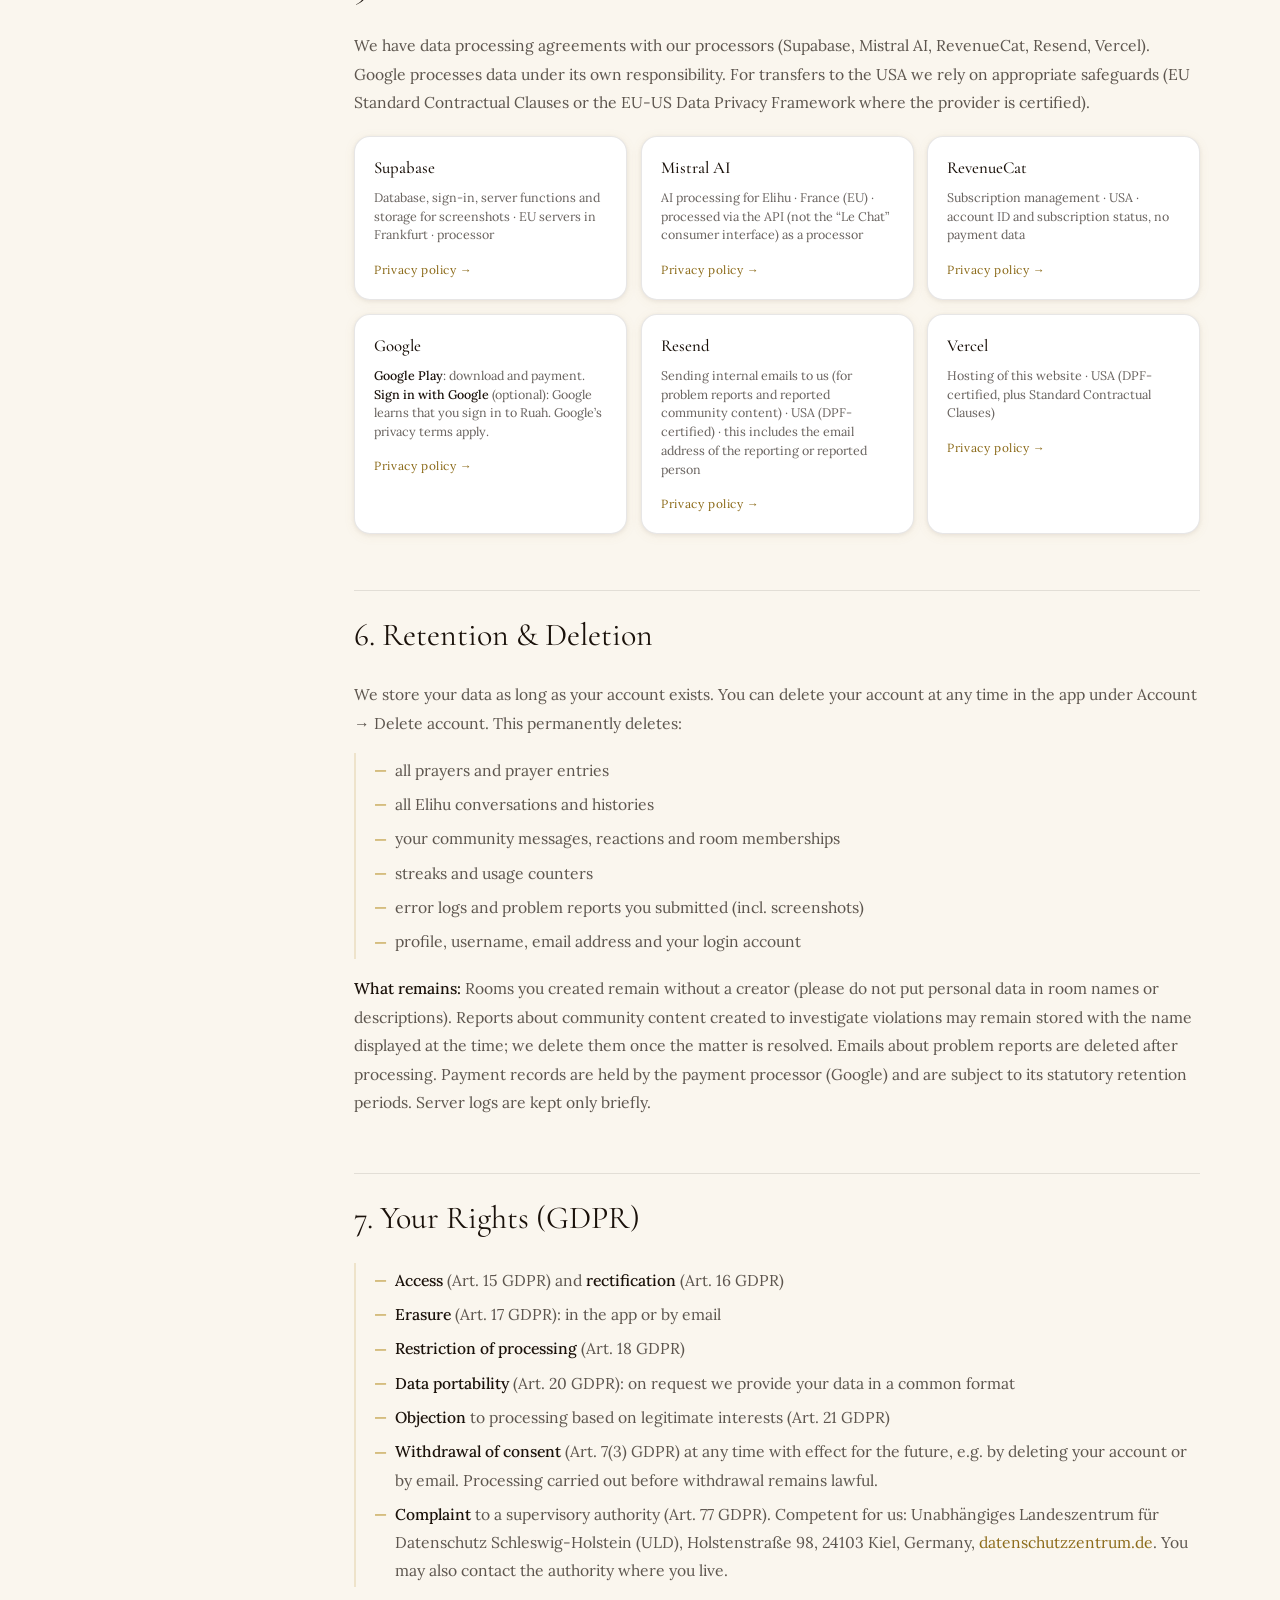
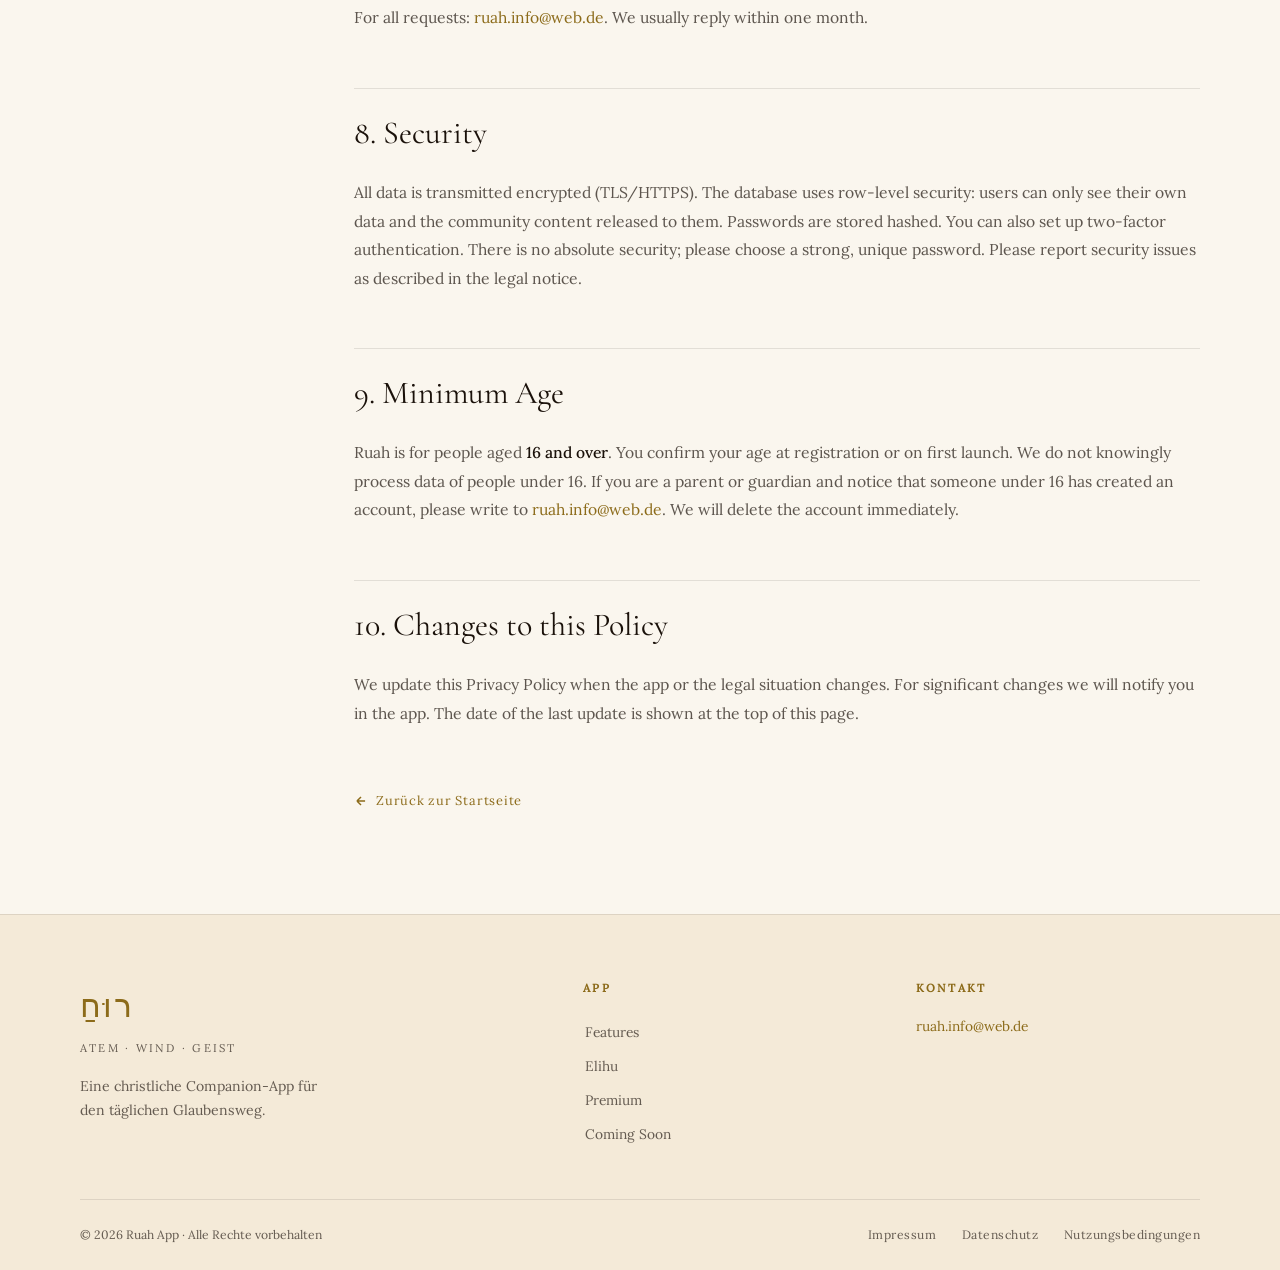
<file: privacy.html>
<!DOCTYPE html>
<html lang="de">
<head>
  <meta charset="UTF-8">
  <meta name="viewport" content="width=device-width, initial-scale=1.0">
  <link rel="icon" type="image/png" href="favicon.png">
  <link rel="canonical" href="https://getruah.vercel.app/privacy.html">
  <meta name="description" content="Ruah Datenschutzerklärung — DSGVO-konform. Wie wir deine Daten verarbeiten, speichern und schützen.">
  <meta name="robots" content="noindex">
  <meta name="theme-color" content="#FAF6EE">
  <title>Datenschutzerklärung · Ruah</title>
  <link rel="preload" href="fonts/cormorant-garamond-latin-500-normal.woff2" as="font" type="font/woff2" crossorigin>
  <link rel="preload" href="fonts/lora-latin-400-normal.woff2" as="font" type="font/woff2" crossorigin>
  <link rel="stylesheet" href="fonts.css">
  <link rel="stylesheet" href="style.css">
</head>
<body>

<div id="progress-bar" role="progressbar" aria-hidden="true"></div>

<nav id="nav" aria-label="Hauptnavigation">
  <div class="nav-inner">
    <a href="index.html" class="nav-logo" aria-label="Ruah Startseite">
      <span class="nav-logo-heb">רוּחַ</span>
      <span class="nav-logo-lat">Ruah</span>
    </a>
    <div class="nav-links">
      <a href="index.html">Startseite</a>
      <a href="terms.html">Nutzungsbedingungen</a>
      <a href="imprint.html">Impressum</a>
    </div>
  </div>
</nav>

<header class="legal-hero">
  <div class="legal-hero-orb" aria-hidden="true"></div>
  <div class="container--narrow">
    <span class="legal-icon" aria-hidden="true">🔒</span>
    <h1 class="legal-title">Datenschutzerklärung<br><span style="color:var(--ink-45);font-size:.62em;font-weight:300">Privacy Policy</span></h1>
    <p class="legal-sub">Zuletzt aktualisiert · Last updated: November 2026</p>
    <div class="lang-switch" role="navigation" aria-label="Sprachauswahl">
      <a href="#" data-target="de" class="active" aria-current="true">🇩🇪 Deutsch</a>
      <a href="#" data-target="en">🇬🇧 English</a>
    </div>
  </div>
</header>

<div class="legal-body">
  <div class="container">
    <div class="legal-layout">

<aside class="legal-toc" aria-label="Inhaltsverzeichnis">
        <span class="toc-label">Deutsch</span>
        <a href="#de-1">1. Verantwortliche Stelle</a>
        <a href="#de-2">2. Verarbeitete Daten</a>
        <a href="#de-3">3. Zwecke &amp; Rechtsgrundlagen</a>
        <a href="#de-4">4. KI (Elihu)</a>
        <a href="#de-5">5. Dienstleister</a>
        <a href="#de-6">6. Speicherung &amp; Löschung</a>
        <a href="#de-7">7. Deine Rechte</a>
        <a href="#de-8">8. Sicherheit</a>
        <a href="#de-9">9. Mindestalter</a>
        <a href="#de-10">10. Änderungen</a>
        <div class="toc-section">
          <span class="toc-label">English</span>
          <a href="#en-1">1. Controller</a>
          <a href="#en-2">2. Data We Process</a>
          <a href="#en-3">3. Purposes &amp; Legal Bases</a>
          <a href="#en-4">4. AI (Elihu)</a>
          <a href="#en-5">5. Service Providers</a>
          <a href="#en-6">6. Retention &amp; Deletion</a>
          <a href="#en-7">7. Your Rights</a>
          <a href="#en-8">8. Security</a>
          <a href="#en-9">9. Minimum Age</a>
          <a href="#en-10">10. Changes</a>
        </div>
      </aside>

      <article class="legal-content" id="de">

        <div class="info-box">
          <p><strong>Kurzfassung:</strong> Wir speichern nur, was für den Betrieb der App notwendig ist. Deine Gebete und Gespräche gehören dir. Deine App-Daten liegen auf EU-Servern in Frankfurt. Kein Tracking, keine Werbung. Gebete und Gespräche mit Elihu können Angaben zu deinem Glauben enthalten (besondere Kategorie nach Art. 9 DSGVO). Dafür holen wir vor der Nutzung deine ausdrückliche Einwilligung ein.</p>
        </div>

        <h2 id="de-1">1. Verantwortliche Stelle</h2>

        <p>Verantwortlich im Sinne der DSGVO (Art. 4 Nr. 7 DSGVO) ist:</p>

        <p><strong>Lais Brandmähl</strong>, vertreten durch seine gesetzliche Vertreterin <strong>Ramona Brandmähl</strong><br>
        Dellenberg 5<br>
        24235 Laboe, Deutschland<br>
        E-Mail: <a href="mailto:ruah.info@web.de">ruah.info@web.de</a></p>

        <h2 id="de-2">2. Welche Daten wir verarbeiten</h2>

        <h3>2.1 Konto- und Profildaten</h3>

        <ul>
          <li><span>E-Mail-Adresse und Benutzername (Pflichtangaben bei der Registrierung)</span></li>
          <li><span>Passwort (wird nur als Hash gespeichert, nie im Klartext)</span></li>
          <li><span>Region/Zeitzone und Spracheinstellung (für Erinnerungen und die richtigen Hilfenummern)</span></li>
          <li><span>Zeitpunkte deiner Zustimmungen: Nutzungsbedingungen und Datenschutz, ausdrückliche Einwilligung nach Art. 9 DSGVO, Bestätigung des Mindestalters von 16 Jahren</span></li>
          <li><span>Wenn du dich mit Google anmeldest: E-Mail-Adresse und Name (und ggf. Profilbild) aus deinem Google-Konto</span></li>
          <li><span>Optional: Zwei-Faktor-Authentifizierung (der Faktor wird bei Supabase gespeichert)</span></li>
        </ul>

        <h3>2.2 Von dir erstellte Inhalte</h3>

        <ul>
          <li><span><strong>Gebete:</strong> Texte, die du im Gebetsjournal speicherst</span></li>
          <li><span><strong>Elihu-Gespräche:</strong> deine Nachrichten, die Antworten des KI-Begleiters und der Titel des Gesprächs</span></li>
          <li><span><strong>Community:</strong> deine Nachrichten, Reaktionen, Raum-Mitgliedschaften und von dir erstellte Räume (öffentliche Räume sind für alle Nutzer sichtbar)</span></li>
          <li><span>Streak-Daten (aufeinanderfolgende Nutzungstage)</span></li>
          <li><span><strong>Blockierte Nutzer:</strong> wenn du jemanden blockierst, speichern wir die Konto-ID dieser Person und den Namen, wie du ihn im Chat gesehen hast. Nur du kannst deine Liste sehen und ändern. Sie wird beim Löschen deines Kontos entfernt.</span></li>
        </ul>

        <h3>2.3 Technische Daten und Sicherheit</h3>

        <ul>
          <li><span><strong>Nutzungszähler:</strong> wie viele Elihu-Nachrichten du pro Tag gesendet hast (für die Tageslimits)</span></li>
          <li><span><strong>Status:</strong> Premium-Status und ggf. eine Community-Sperre</span></li>
          <li><span><strong>Fehlerprotokolle:</strong> bei Abstürzen und technischen Fehlern speichert die App die Fehlermeldung, technische Details, den Kontext, eine Sitzungs-ID und deine Konto-ID, damit wir Fehler beheben können</span></li>
          <li><span><strong>Fehlermeldungen von dir:</strong> Wenn du in der App einen Fehler meldest, erhalten wir deine Beschreibung, deine E-Mail-Adresse, die App-Version, Geräteinformationen und optional einen Screenshot</span></li>
          <li><span><strong>Meldungen von Community-Inhalten:</strong> die gemeldete Nachricht, der Grund, der Raum sowie die Kennungen der beteiligten Konten</span></li>
          <li><span>Beim Aufruf unserer Server fallen technisch bedingt kurzzeitig Verbindungsdaten (z. B. IP-Adresse, Zeitpunkt) in Protokollen an</span></li>
        </ul>

        <h3>2.4 Nur auf deinem Gerät gespeichert</h3>

        <p>Bibelmarkierungen, Notizen, App-Einstellungen, die Erinnerungs-Uhrzeit und Daten des Homescreen-Widgets bleiben lokal auf deinem Gerät.</p>

        <h3>2.5 Zahlungsdaten (Premium)</h3>

        <p>Zahlungen laufen ausschließlich über Google Play. Wir sehen keine Kreditkarten- oder Bankdaten. RevenueCat erhält zur Verwaltung des Abonnements deine pseudonyme Konto-ID und den Abo-Status.</p>

        <h3>2.6 Diese Website</h3>

        <p>Beim Aufruf dieser Website verarbeitet unser Hosting-Anbieter Vercel technisch notwendige Server-Protokolle (IP-Adresse, Zeitpunkt, aufgerufene Seite, Browser und Betriebssystem). Rechtsgrundlage ist Art. 6 Abs. 1 lit. f DSGVO (sicherer und stabiler Betrieb). Wir setzen keine Cookies, keine Analyse- und keine Werbe-Tools ein. Schriften werden von unserem eigenen Server geladen.</p>

        <h2 id="de-3">3. Zwecke und Rechtsgrundlagen</h2>

        <ul>
          <li><span><strong>Konto und App-Funktionen bereitstellen</strong> (Registrierung, Gebete, Community, Streaks): Art. 6 Abs. 1 lit. b DSGVO (Vertragserfüllung)</span></li>
          <li><span><strong>Glaubens- und ggf. Gesundheitsangaben</strong> in Gebeten und Elihu-Gesprächen (besondere Kategorien): deine <strong>ausdrückliche Einwilligung</strong> nach Art. 9 Abs. 2 lit. a DSGVO, die du bei der Registrierung bzw. beim ersten Start erteilst. Du kannst sie jederzeit mit Wirkung für die Zukunft widerrufen (siehe Abschnitt 7). Ohne Einwilligung kann die App nicht genutzt werden.</span></li>
          <li><span><strong>Premium-Abo abwickeln:</strong> Art. 6 Abs. 1 lit. b DSGVO; gesetzliche Aufbewahrungspflichten: Art. 6 Abs. 1 lit. c DSGVO</span></li>
          <li><span><strong>Sicherheit, Missbrauchsschutz, Fehleranalyse und Moderation</strong> (Tageslimits, Fehlerprotokolle, Meldungen): Art. 6 Abs. 1 lit. f DSGVO (berechtigtes Interesse)</span></li>
          <li><span><strong>Nachweis deiner Zustimmungen</strong> (Zeitstempel): Art. 6 Abs. 1 lit. c und f DSGVO</span></li>
        </ul>

        <h2 id="de-4">4. Künstliche Intelligenz (Elihu)</h2>

        <p>Elihu ist ein KI-Begleiter. Wenn du Elihu schreibst, werden deine Nachrichten (aus Gründen der Kosten und Datenminimierung nur die letzten Nachrichten des Gesprächs) an unseren Server und von dort an <strong>Mistral AI</strong> (Frankreich) gesendet, um eine Antwort zu erzeugen. Der Titel eines Gesprächs wird aus deiner ersten Nachricht erzeugt. Für die tägliche Andacht wird nur ein Bibelvers verwendet, keine persönlichen Daten.</p>

        <ul>
          <li><span>Elihu trifft keine Entscheidungen mit rechtlicher Wirkung über dich.</span></li>
          <li><span>Antworten können falsch sein. Elihu ersetzt keine Seelsorge, Therapie, ärztliche Hilfe oder Notfallhilfe.</span></li>
          <li><span>Bitte schreibe in Gesprächen mit Elihu möglichst <strong>keine Namen oder Gesundheitsdaten anderer Personen</strong>.</span></li>
          <li><span>Damit wir in Krisen schneller helfen können, wird jede Nachricht an Elihu zusätzlich automatisch mit der Moderations-Schnittstelle von Mistral AI auf Hinweise auf Selbstgefährdung geprüft (rein automatisiert, ohne menschliche Prüfung) und mit einer Liste von Warnwörtern abgeglichen. Erkennt das System eine mögliche Krise, zeigt Elihu Hilfenummern deines Landes an. Dafür wird die Zeitzone aus deinen Einstellungen oder die deines Geräts genutzt.</span></li>
          <li><span>Im Elihu-Bildschirm gibt es außerdem einen <strong>Hilfe-Knopf</strong>, der jederzeit Hilfenummern und den Notruf anzeigt, auch wenn dein Tageslimit erreicht ist. Die Nummern sind in der App gespeichert; für das Anzeigen werden keine Daten an uns übertragen.</span></li>
          <li><span>Die Hintergrundbilder in der App (Gemälde) wurden mit Hilfe von künstlicher Intelligenz erzeugt und sind entsprechend gekennzeichnet.</span></li>
        </ul>

        <h2 id="de-5">5. Dienstleister und Datenübermittlung</h2>

        <p>Mit unseren Auftragsverarbeitern (Supabase, Mistral AI, RevenueCat, Resend, Vercel) bestehen Verträge zur Auftragsverarbeitung. Google verarbeitet Daten in eigener Verantwortung. Bei Übermittlungen in die USA stützen wir uns auf geeignete Garantien (Standardvertragsklauseln der EU-Kommission bzw. das EU-US Data Privacy Framework, soweit der Anbieter zertifiziert ist).</p>

        <div class="tp-grid">
          <div class="tp-card">
            <h4>Supabase</h4>
            <p>Datenbank, Anmeldung, Server-Funktionen und Speicher für Screenshots · EU-Server Frankfurt · Auftragsverarbeiter</p>
            <a href="https://supabase.com/privacy" target="_blank" rel="noopener">Datenschutz →</a>
          </div>
          <div class="tp-card">
            <h4>Mistral AI</h4>
            <p>KI-Verarbeitung und Moderations-Prüfung für Elihu · Frankreich (EU) · Verarbeitung über die API (nicht über die Consumer-Oberfläche „Le Chat“) als Auftragsverarbeiter</p>
            <a href="https://legal.mistral.ai/terms/privacy-policy" target="_blank" rel="noopener">Datenschutz →</a>
          </div>
          <div class="tp-card">
            <h4>RevenueCat</h4>
            <p>Abo-Verwaltung · USA · Konto-ID und Abo-Status, keine Zahlungsdaten</p>
            <a href="https://www.revenuecat.com/privacy" target="_blank" rel="noopener">Datenschutz →</a>
          </div>
          <div class="tp-card">
            <h4>Google</h4>
            <p><strong>Google Play</strong>: Download und Zahlung. <strong>Anmeldung mit Google</strong> (freiwillig): Google erfährt, dass du dich bei Ruah anmeldest. Es gelten Googles Datenschutzbedingungen.</p>
            <a href="https://policies.google.com/privacy" target="_blank" rel="noopener">Datenschutz →</a>
          </div>
          <div class="tp-card">
            <h4>Resend</h4>
            <p>Versand interner E-Mails an uns (bei Fehlermeldungen und gemeldeten Community-Inhalten) · USA (DPF-zertifiziert) · Übermittelt werden dabei u. a. die E-Mail-Adresse der meldenden bzw. gemeldeten Person</p>
            <a href="https://resend.com/legal/privacy-policy" target="_blank" rel="noopener">Datenschutz →</a>
          </div>
          <div class="tp-card">
            <h4>Vercel</h4>
            <p>Hosting dieser Website · USA (DPF-zertifiziert, zusätzlich Standardvertragsklauseln)</p>
            <a href="https://vercel.com/legal/privacy-policy" target="_blank" rel="noopener">Datenschutz →</a>
          </div>
        </div>

        <h2 id="de-6">6. Speicherung und Löschung</h2>

        <p>Wir speichern deine Daten, solange dein Konto besteht. Du kannst dein Konto jederzeit in der App unter Konto → Account löschen. Dabei werden unwiderruflich gelöscht:</p>

        <ul>
          <li><span>alle Gebete und Gebetseinträge</span></li>
          <li><span>alle Elihu-Gespräche und Verläufe</span></li>
          <li><span>deine Community-Nachrichten, Reaktionen und Raum-Mitgliedschaften</span></li>
          <li><span>Streaks und Nutzungszähler</span></li>
          <li><span>Fehlerprotokolle und von dir eingereichte Fehlermeldungen (inkl. Screenshots)</span></li>
          <li><span>Profil, Benutzername, E-Mail-Adresse und dein Login-Konto</span></li>
        </ul>

        <p><strong>Was bleibt:</strong> Von dir erstellte Räume bleiben ohne Ersteller bestehen (bitte schreibe in Raumnamen und Beschreibungen keine personenbezogenen Daten). Meldungen über Community-Inhalte, die zur Aufklärung von Verstößen angelegt wurden, können mit dem damals angezeigten Namen weiter gespeichert sein. Wir löschen sie, sobald der Vorgang geklärt ist. E-Mails zu Fehlermeldungen löschen wir nach der Bearbeitung. Zahlungsbelege liegen beim Zahlungsabwickler (Google) und unterliegen dessen gesetzlichen Aufbewahrungsfristen. Server-Protokolle werden nur kurzzeitig vorgehalten.</p>

        <h2 id="de-7">7. Deine Rechte (DSGVO)</h2>

        <ul>
          <li><span><strong>Auskunft</strong> (Art. 15 DSGVO) und <strong>Berichtigung</strong> (Art. 16 DSGVO)</span></li>
          <li><span><strong>Löschung</strong> (Art. 17 DSGVO): in der App oder per E-Mail</span></li>
          <li><span><strong>Einschränkung der Verarbeitung</strong> (Art. 18 DSGVO)</span></li>
          <li><span><strong>Datenübertragbarkeit</strong> (Art. 20 DSGVO): wir stellen dir deine Daten auf Anfrage in einem gängigen Format bereit</span></li>
          <li><span><strong>Widerspruch</strong> gegen Verarbeitungen auf Grundlage berechtigter Interessen (Art. 21 DSGVO)</span></li>
          <li><span><strong>Widerruf deiner Einwilligung</strong> (Art. 7 Abs. 3 DSGVO) jederzeit mit Wirkung für die Zukunft, z. B. durch Löschen deines Kontos oder per E-Mail. Die Rechtmäßigkeit der bisherigen Verarbeitung bleibt unberührt.</span></li>
          <li><span><strong>Beschwerde</strong> bei einer Aufsichtsbehörde (Art. 77 DSGVO). Für uns zuständig: Unabhängiges Landeszentrum für Datenschutz Schleswig-Holstein (ULD), Holstenstraße 98, 24103 Kiel, <a href="https://www.datenschutzzentrum.de" target="_blank" rel="noopener">datenschutzzentrum.de</a>. Du kannst dich auch an die Behörde an deinem Wohnort wenden.</span></li>
        </ul>

        <p>Für alle Anfragen: <a href="mailto:ruah.info@web.de">ruah.info@web.de</a>. Wir antworten in der Regel innerhalb eines Monats.</p>

        <h2 id="de-8">8. Sicherheit</h2>

        <p>Alle Daten werden verschlüsselt übertragen (TLS/HTTPS). Die Datenbank nutzt Row-Level Security: Nutzer können nur ihre eigenen Daten bzw. die für sie freigegebenen Community-Inhalte sehen. Passwörter werden gehasht gespeichert. Du kannst zusätzlich eine Zwei-Faktor-Authentifizierung einrichten. Absolute Sicherheit gibt es nicht. Bitte wähle ein starkes, einmaliges Passwort. Sicherheitslücken melde bitte laut Impressum.</p>

        <h2 id="de-9">9. Mindestalter</h2>

        <p>Ruah ist für Personen ab <strong>16 Jahren</strong>. Bei der Registrierung bzw. beim ersten Start bestätigst du dein Alter. Wir verarbeiten wissentlich keine Daten von Personen unter 16 Jahren. Falls du als Erziehungsberechtigte(r) feststellst, dass eine Person unter 16 ein Konto erstellt hat, schreibe bitte an <a href="mailto:ruah.info@web.de">ruah.info@web.de</a>. Wir löschen das Konto umgehend.</p>

        <h2 id="de-10">10. Änderungen dieser Erklärung</h2>

        <p>Wir aktualisieren diese Datenschutzerklärung, wenn sich die App oder die Rechtslage ändert. Bei wesentlichen Änderungen informieren wir dich in der App. Das Datum der letzten Änderung steht oben auf dieser Seite.</p>

        <div class="lang-section" id="en">
          <div class="lang-divider"><span>🇬🇧 English Version</span></div>

          <div class="info-box">
            <p><strong>Summary:</strong> We only store what is necessary to operate the app. Your prayers and conversations belong to you. Your app data is stored on EU servers in Frankfurt. No tracking, no advertising. Prayers and conversations with Elihu may reveal your faith (a special category under Art. 9 GDPR). We ask for your explicit consent before you use the app.</p>
          </div>

          <h2 id="en-1">1. Controller</h2>

          <p>The controller within the meaning of the GDPR (Art. 4 No. 7 GDPR) is:</p>

          <p><strong>Lais Brandmähl</strong>, represented by his legal representative <strong>Ramona Brandmähl</strong><br>
          Dellenberg 5<br>
          24235 Laboe, Germany<br>
          Email: <a href="mailto:ruah.info@web.de">ruah.info@web.de</a></p>

          <h2 id="en-2">2. Data We Process</h2>

          <h3>2.1 Account &amp; profile data</h3>

          <ul>
            <li><span>Email address and username (required for registration)</span></li>
            <li><span>Password (stored only as a hash, never in plain text)</span></li>
            <li><span>Region/time zone and language setting (for reminders and the correct helpline numbers)</span></li>
            <li><span>Timestamps of your consents: Terms and Privacy, explicit consent under Art. 9 GDPR, confirmation of the minimum age of 16</span></li>
            <li><span>If you sign in with Google: email address and name (and possibly profile picture) from your Google account</span></li>
            <li><span>Optional: two-factor authentication (the factor is stored at Supabase)</span></li>
          </ul>

          <h3>2.2 Content you create</h3>

          <ul>
            <li><span><strong>Prayers:</strong> text you save in the prayer journal</span></li>
            <li><span><strong>Elihu conversations:</strong> your messages, the AI companion’s replies and the conversation title</span></li>
            <li><span><strong>Community:</strong> your messages, reactions, room memberships and rooms you create (public rooms are visible to all users)</span></li>
            <li><span>Streak data (consecutive days of use)</span></li>
            <li><span><strong>Blocked users:</strong> when you block someone, we store that person’s account ID and the name as you saw it in the chat. Only you can see and change your list. It is removed when you delete your account.</span></li>
          </ul>

          <h3>2.3 Technical data &amp; security</h3>

          <ul>
            <li><span><strong>Usage counters:</strong> how many Elihu messages you sent per day (for the daily limits)</span></li>
            <li><span><strong>Status:</strong> premium status and, if applicable, a community ban</span></li>
            <li><span><strong>Error logs:</strong> on crashes and technical errors the app stores the error message, technical details, context, a session ID and your account ID so we can fix problems</span></li>
            <li><span><strong>Reports from you:</strong> if you report a problem in the app, we receive your description, your email address, the app version, device information and optionally a screenshot</span></li>
            <li><span><strong>Reports about community content:</strong> the reported message, the reason, the room and the IDs of the accounts involved</span></li>
            <li><span>When you contact our servers, connection data (e.g. IP address, time) is briefly recorded in technical logs</span></li>
          </ul>

          <h3>2.4 Stored only on your device</h3>

          <p>Bible highlights, notes, app settings, the reminder time and home-screen widget data stay locally on your device.</p>

          <h3>2.5 Payment data (Premium)</h3>

          <p>Payments are processed exclusively through Google Play. We never see credit card or bank details. RevenueCat receives your pseudonymous account ID and subscription status to manage the subscription.</p>

          <h3>2.6 This website</h3>

          <p>When you visit this website, our hosting provider Vercel processes technically necessary server logs (IP address, time, page requested, browser and operating system). Legal basis: Art. 6(1)(f) GDPR (secure and stable operation). We use no cookies, no analytics and no advertising tools. Fonts are loaded from our own server.</p>

          <h2 id="en-3">3. Purposes &amp; Legal Bases</h2>

          <ul>
            <li><span><strong>Providing your account and the app features</strong> (registration, prayers, community, streaks): Art. 6(1)(b) GDPR (contract)</span></li>
            <li><span><strong>Faith and possibly health information</strong> in prayers and Elihu conversations (special categories): your <strong>explicit consent</strong> under Art. 9(2)(a) GDPR, given at registration or at first launch. You can withdraw it at any time with effect for the future (see section 7). Without consent the app cannot be used.</span></li>
            <li><span><strong>Handling the Premium subscription:</strong> Art. 6(1)(b) GDPR; statutory retention duties: Art. 6(1)(c) GDPR</span></li>
            <li><span><strong>Security, abuse prevention, error analysis and moderation</strong> (daily limits, error logs, reports): Art. 6(1)(f) GDPR (legitimate interest)</span></li>
            <li><span><strong>Proof of your consents</strong> (timestamps): Art. 6(1)(c) and (f) GDPR</span></li>
          </ul>

          <h2 id="en-4">4. Artificial Intelligence (Elihu)</h2>

          <p>Elihu is an AI companion. When you write to Elihu, your messages (only the most recent messages of the conversation, for cost and data-minimisation reasons) are sent to our server and from there to <strong>Mistral AI</strong> (France) to generate a reply. A conversation title is generated from your first message. The daily devotion uses only a Bible verse, no personal data.</p>

          <ul>
            <li><span>Elihu makes no decisions about you with legal effect.</span></li>
            <li><span>Replies can be wrong. Elihu does not replace pastoral care, therapy, medical help or emergency services.</span></li>
            <li><span>Please avoid writing <strong>names or health data of other people</strong> in conversations with Elihu.</span></li>
            <li><span>So that we can help faster in a crisis, every message to Elihu is additionally checked automatically for signs of self-harm using Mistral AI's moderation interface (fully automated, no human review) and matched against a list of warning words. If the system detects a possible crisis, Elihu shows helpline numbers for your country. For this it uses the time zone from your settings or from your device.</span></li>
            <li><span>The Elihu screen also has a <strong>help button</strong> that shows helpline numbers and the emergency number at any time, even when your daily limit has been reached. The numbers are stored in the app; no data is sent to us to display them.</span></li>
            <li><span>The background images in the app (paintings) were created with the help of artificial intelligence and are labelled accordingly.</span></li>
          </ul>

          <h2 id="en-5">5. Service Providers &amp; Data Transfers</h2>

          <p>We have data processing agreements with our processors (Supabase, Mistral AI, RevenueCat, Resend, Vercel). Google processes data under its own responsibility. For transfers to the USA we rely on appropriate safeguards (EU Standard Contractual Clauses or the EU-US Data Privacy Framework where the provider is certified).</p>

          <div class="tp-grid">
            <div class="tp-card">
              <h4>Supabase</h4>
              <p>Database, sign-in, server functions and storage for screenshots · EU servers in Frankfurt · processor</p>
              <a href="https://supabase.com/privacy" target="_blank" rel="noopener">Privacy policy →</a>
            </div>
            <div class="tp-card">
              <h4>Mistral AI</h4>
              <p>AI processing for Elihu · France (EU) · processed via the API (not the “Le Chat” consumer interface) as a processor</p>
              <a href="https://legal.mistral.ai/terms/privacy-policy" target="_blank" rel="noopener">Privacy policy →</a>
            </div>
            <div class="tp-card">
              <h4>RevenueCat</h4>
              <p>Subscription management · USA · account ID and subscription status, no payment data</p>
              <a href="https://www.revenuecat.com/privacy" target="_blank" rel="noopener">Privacy policy →</a>
            </div>
            <div class="tp-card">
              <h4>Google</h4>
              <p><strong>Google Play</strong>: download and payment. <strong>Sign in with Google</strong> (optional): Google learns that you sign in to Ruah. Google’s privacy terms apply.</p>
              <a href="https://policies.google.com/privacy" target="_blank" rel="noopener">Privacy policy →</a>
            </div>
            <div class="tp-card">
              <h4>Resend</h4>
              <p>Sending internal emails to us (for problem reports and reported community content) · USA (DPF-certified) · this includes the email address of the reporting or reported person</p>
              <a href="https://resend.com/legal/privacy-policy" target="_blank" rel="noopener">Privacy policy →</a>
            </div>
            <div class="tp-card">
              <h4>Vercel</h4>
              <p>Hosting of this website · USA (DPF-certified, plus Standard Contractual Clauses)</p>
              <a href="https://vercel.com/legal/privacy-policy" target="_blank" rel="noopener">Privacy policy →</a>
            </div>
          </div>

          <h2 id="en-6">6. Retention &amp; Deletion</h2>

          <p>We store your data as long as your account exists. You can delete your account at any time in the app under Account → Delete account. This permanently deletes:</p>

          <ul>
            <li><span>all prayers and prayer entries</span></li>
            <li><span>all Elihu conversations and histories</span></li>
            <li><span>your community messages, reactions and room memberships</span></li>
            <li><span>streaks and usage counters</span></li>
            <li><span>error logs and problem reports you submitted (incl. screenshots)</span></li>
            <li><span>profile, username, email address and your login account</span></li>
          </ul>

          <p><strong>What remains:</strong> Rooms you created remain without a creator (please do not put personal data in room names or descriptions). Reports about community content created to investigate violations may remain stored with the name displayed at the time; we delete them once the matter is resolved. Emails about problem reports are deleted after processing. Payment records are held by the payment processor (Google) and are subject to its statutory retention periods. Server logs are kept only briefly.</p>

          <h2 id="en-7">7. Your Rights (GDPR)</h2>

          <ul>
            <li><span><strong>Access</strong> (Art. 15 GDPR) and <strong>rectification</strong> (Art. 16 GDPR)</span></li>
            <li><span><strong>Erasure</strong> (Art. 17 GDPR): in the app or by email</span></li>
            <li><span><strong>Restriction of processing</strong> (Art. 18 GDPR)</span></li>
            <li><span><strong>Data portability</strong> (Art. 20 GDPR): on request we provide your data in a common format</span></li>
            <li><span><strong>Objection</strong> to processing based on legitimate interests (Art. 21 GDPR)</span></li>
            <li><span><strong>Withdrawal of consent</strong> (Art. 7(3) GDPR) at any time with effect for the future, e.g. by deleting your account or by email. Processing carried out before withdrawal remains lawful.</span></li>
            <li><span><strong>Complaint</strong> to a supervisory authority (Art. 77 GDPR). Competent for us: Unabhängiges Landeszentrum für Datenschutz Schleswig-Holstein (ULD), Holstenstraße 98, 24103 Kiel, Germany, <a href="https://www.datenschutzzentrum.de" target="_blank" rel="noopener">datenschutzzentrum.de</a>. You may also contact the authority where you live.</span></li>
          </ul>

          <p>For all requests: <a href="mailto:ruah.info@web.de">ruah.info@web.de</a>. We usually reply within one month.</p>

          <h2 id="en-8">8. Security</h2>

          <p>All data is transmitted encrypted (TLS/HTTPS). The database uses row-level security: users can only see their own data and the community content released to them. Passwords are stored hashed. You can also set up two-factor authentication. There is no absolute security; please choose a strong, unique password. Please report security issues as described in the legal notice.</p>

          <h2 id="en-9">9. Minimum Age</h2>

          <p>Ruah is for people aged <strong>16 and over</strong>. You confirm your age at registration or on first launch. We do not knowingly process data of people under 16. If you are a parent or guardian and notice that someone under 16 has created an account, please write to <a href="mailto:ruah.info@web.de">ruah.info@web.de</a>. We will delete the account immediately.</p>

          <h2 id="en-10">10. Changes to this Policy</h2>

          <p>We update this Privacy Policy when the app or the legal situation changes. For significant changes we will notify you in the app. The date of the last update is shown at the top of this page.</p>
        </div>

        <a href="index.html" class="back-link">
          <svg width="14" height="14" viewBox="0 0 24 24" fill="none" stroke="currentColor" stroke-width="2.5" aria-hidden="true"><path d="M19 12H5M5 12l7-7M5 12l7 7"/></svg>
          Zurück zur Startseite
        </a>

      </article>
    </div>
  </div>
</div>

<footer id="footer" aria-label="Seitenfu&szlig;">
  <div class="container">
    <div class="footer-grid">
      <div class="footer-brand">
        <span class="f-heb">רוּחַ</span>
        <p class="f-sub">Atem · Wind · Geist</p>
        <p class="f-desc">Eine christliche Companion-App für den täglichen Glaubensweg.</p>
      </div>
      <div class="footer-col">
        <h4>App</h4>
        <a href="index.html#features">Features</a>
        <a href="index.html#elihu">Elihu</a>
        <a href="index.html#premium">Premium</a>
        <a href="index.html#download">Coming Soon</a>
      </div>
      <div class="footer-col footer-contact">
        <h4>Kontakt</h4>
        <p><a href="mailto:ruah.info@web.de">ruah.info@web.de</a></p>
      </div>
    </div>
    <div class="footer-bottom">
      <p class="footer-copy">© 2026 Ruah App · Alle Rechte vorbehalten</p>
      <nav class="footer-legal-links" aria-label="Rechtliche Links">
        <a href="imprint.html">Impressum</a>
        <a href="privacy.html">Datenschutz</a>
        <a href="terms.html">Nutzungsbedingungen</a>
      </nav>
    </div>
  </div>
</footer>

<script src="script.js"></script>
</body>
</html>
</file>
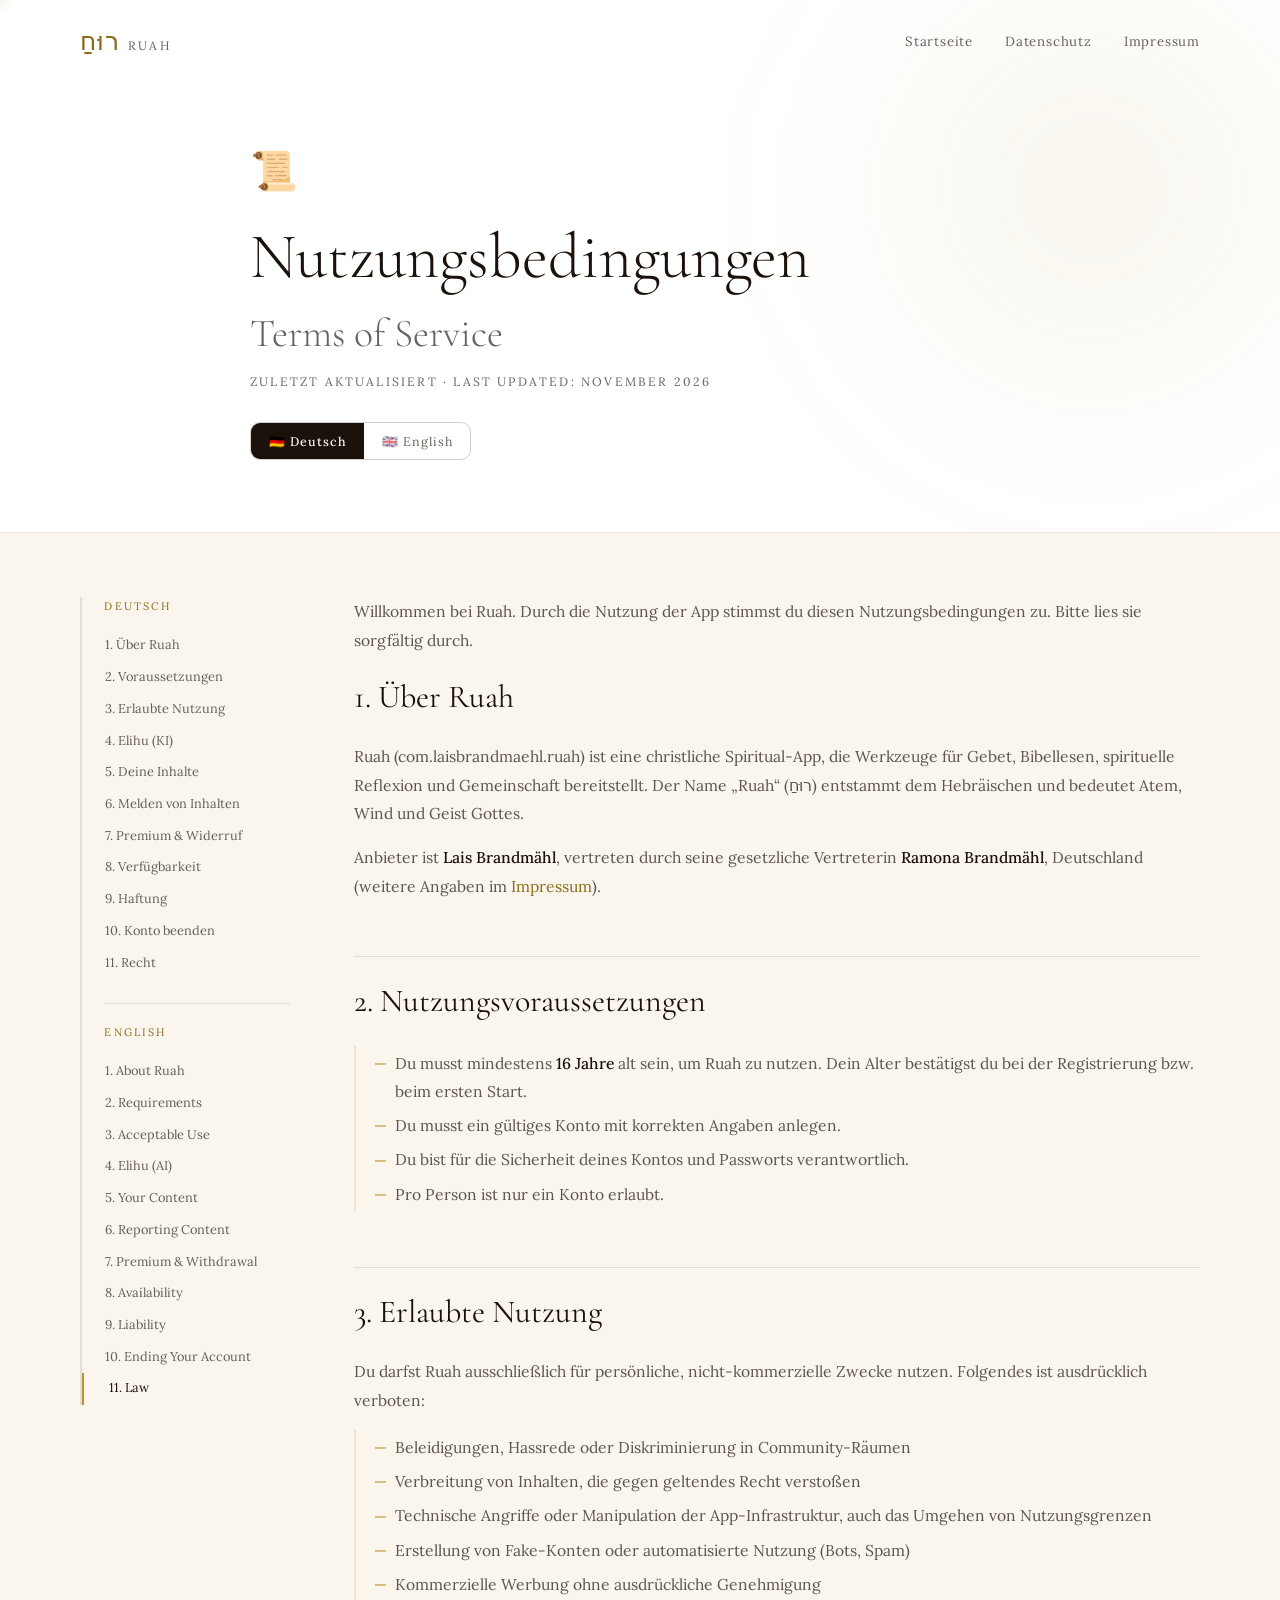
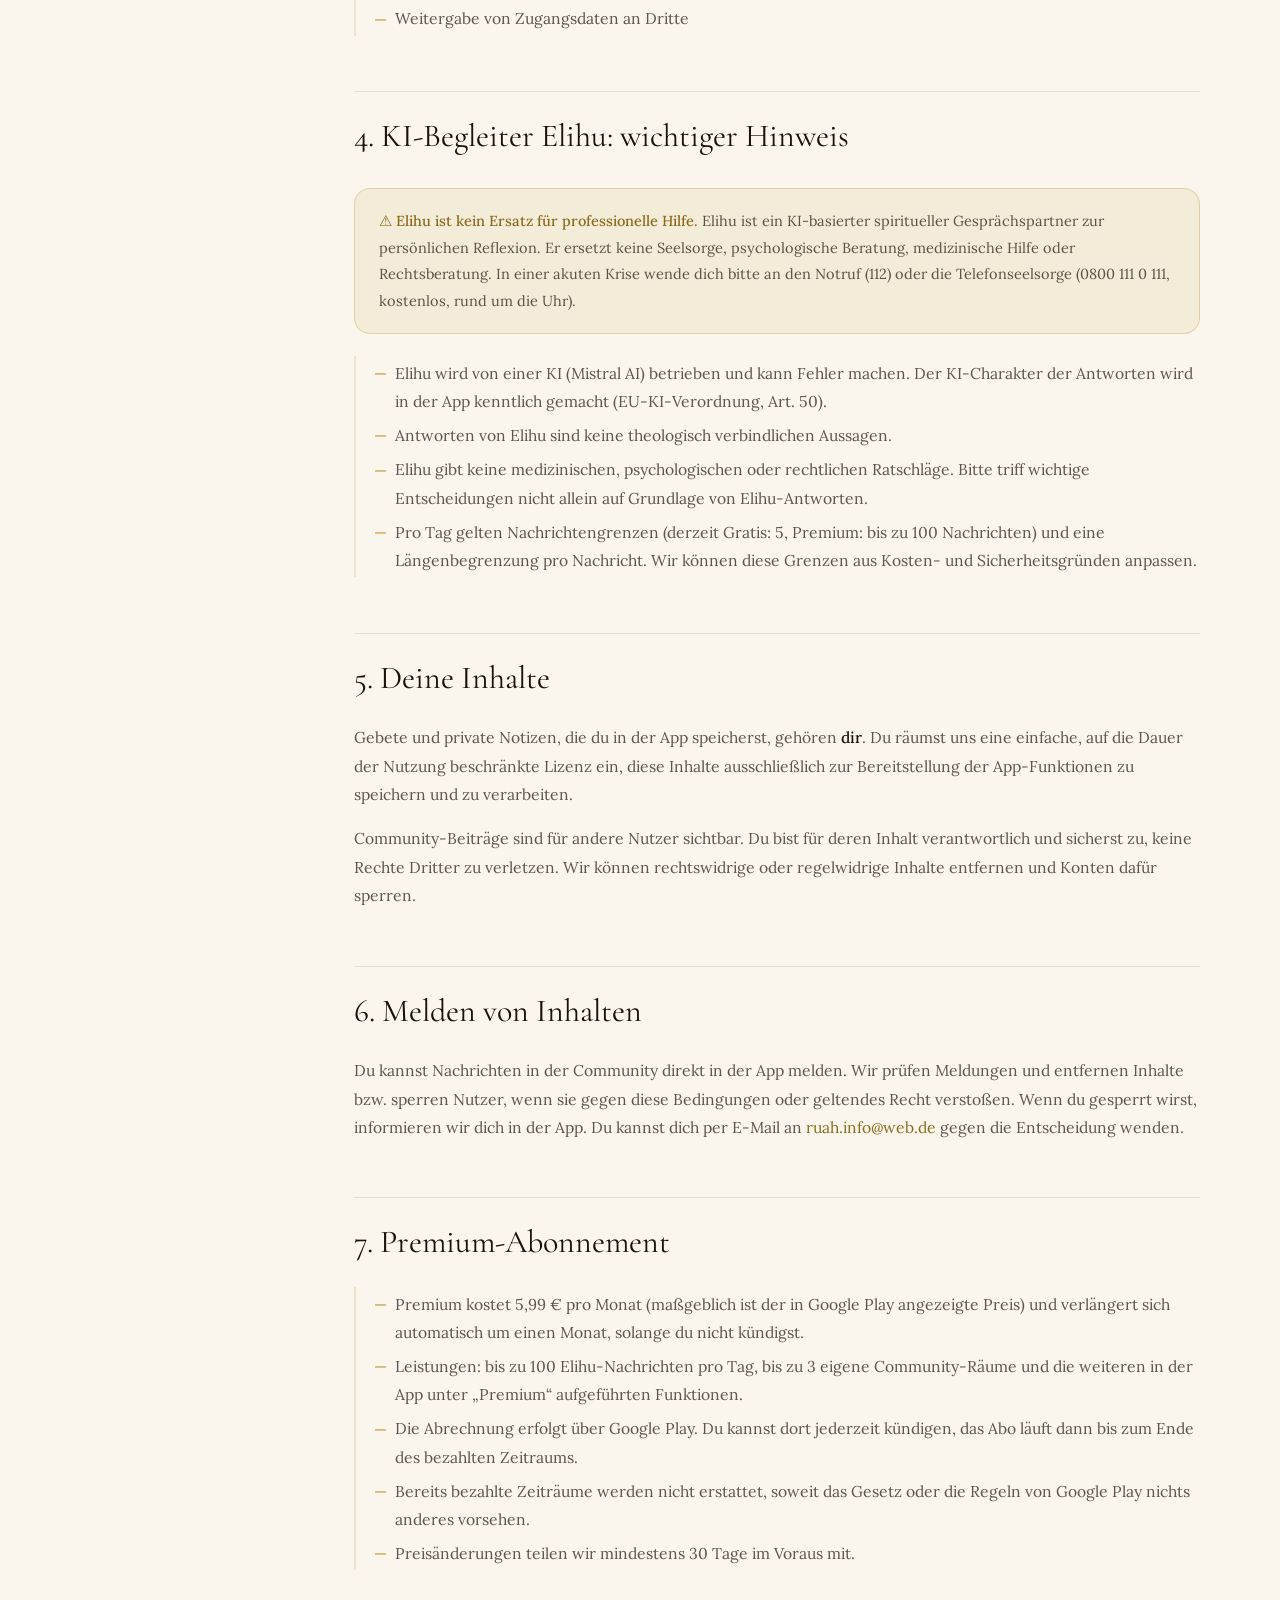
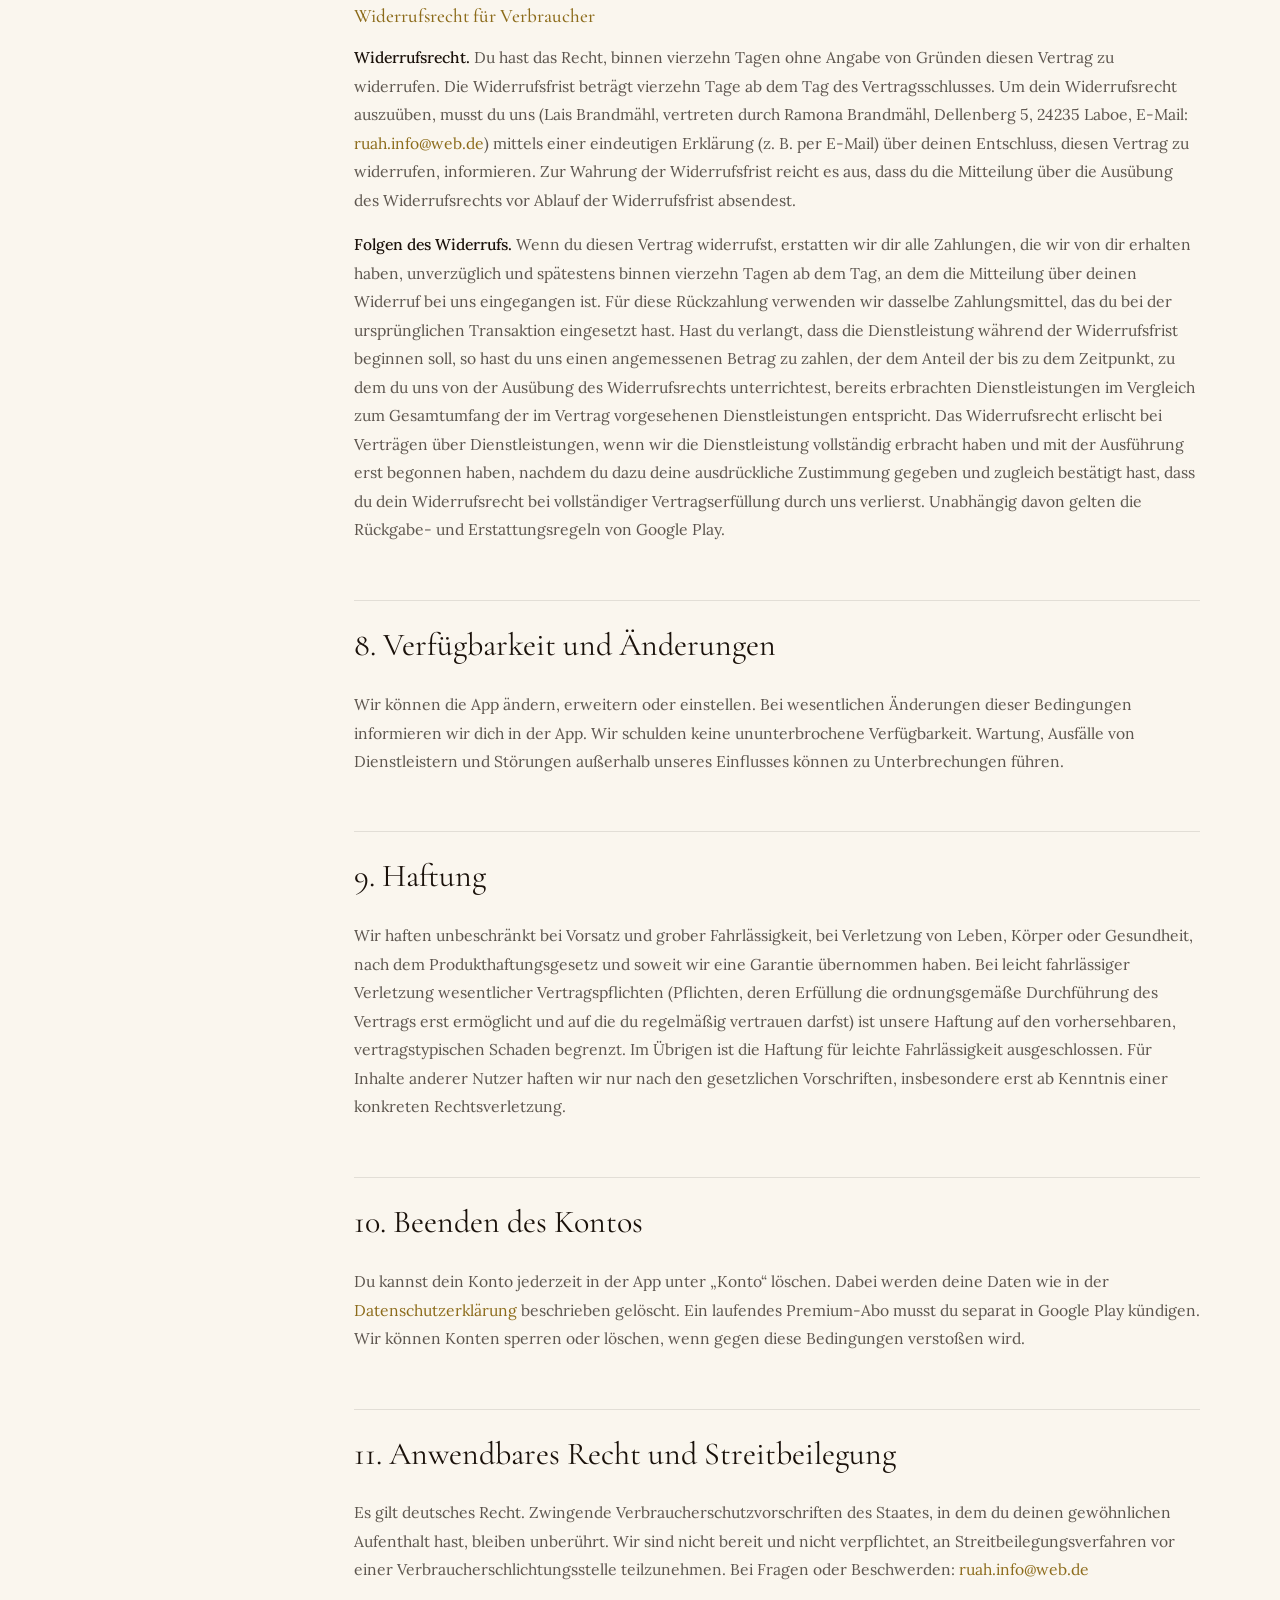
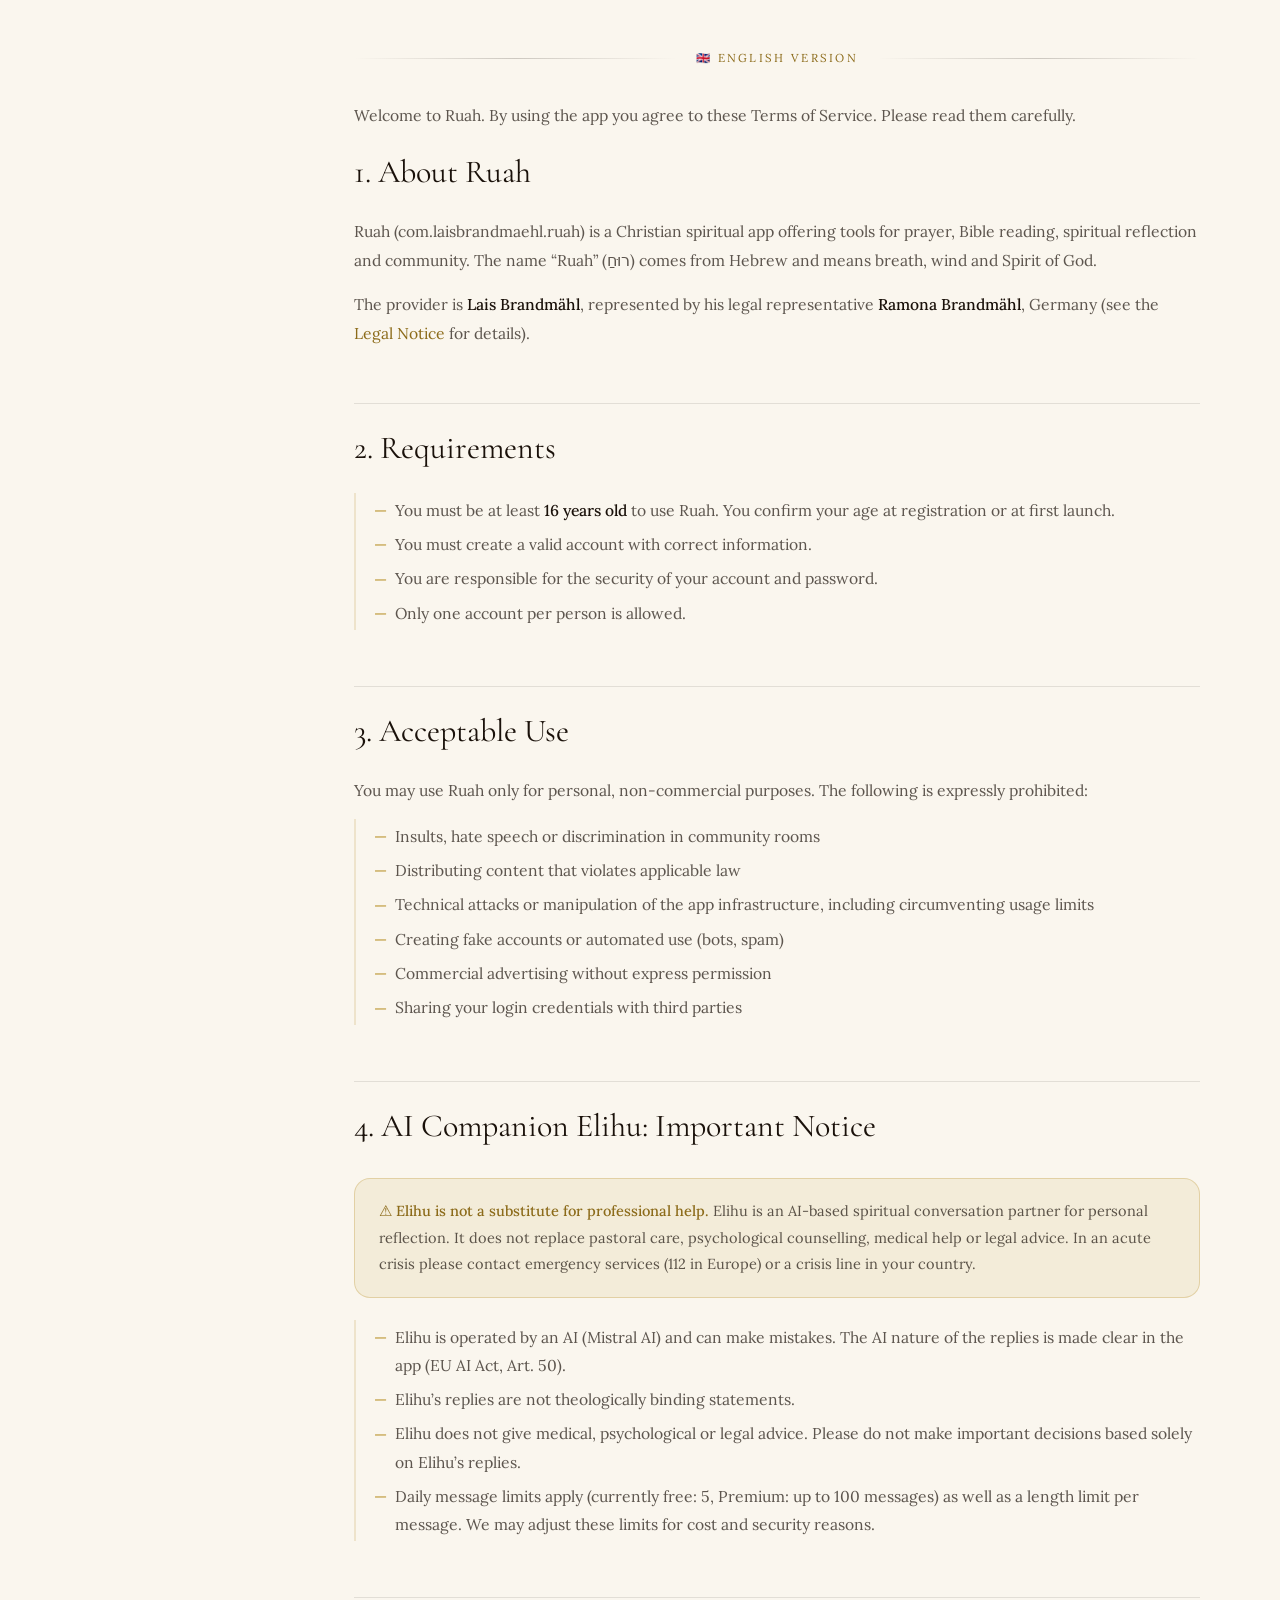
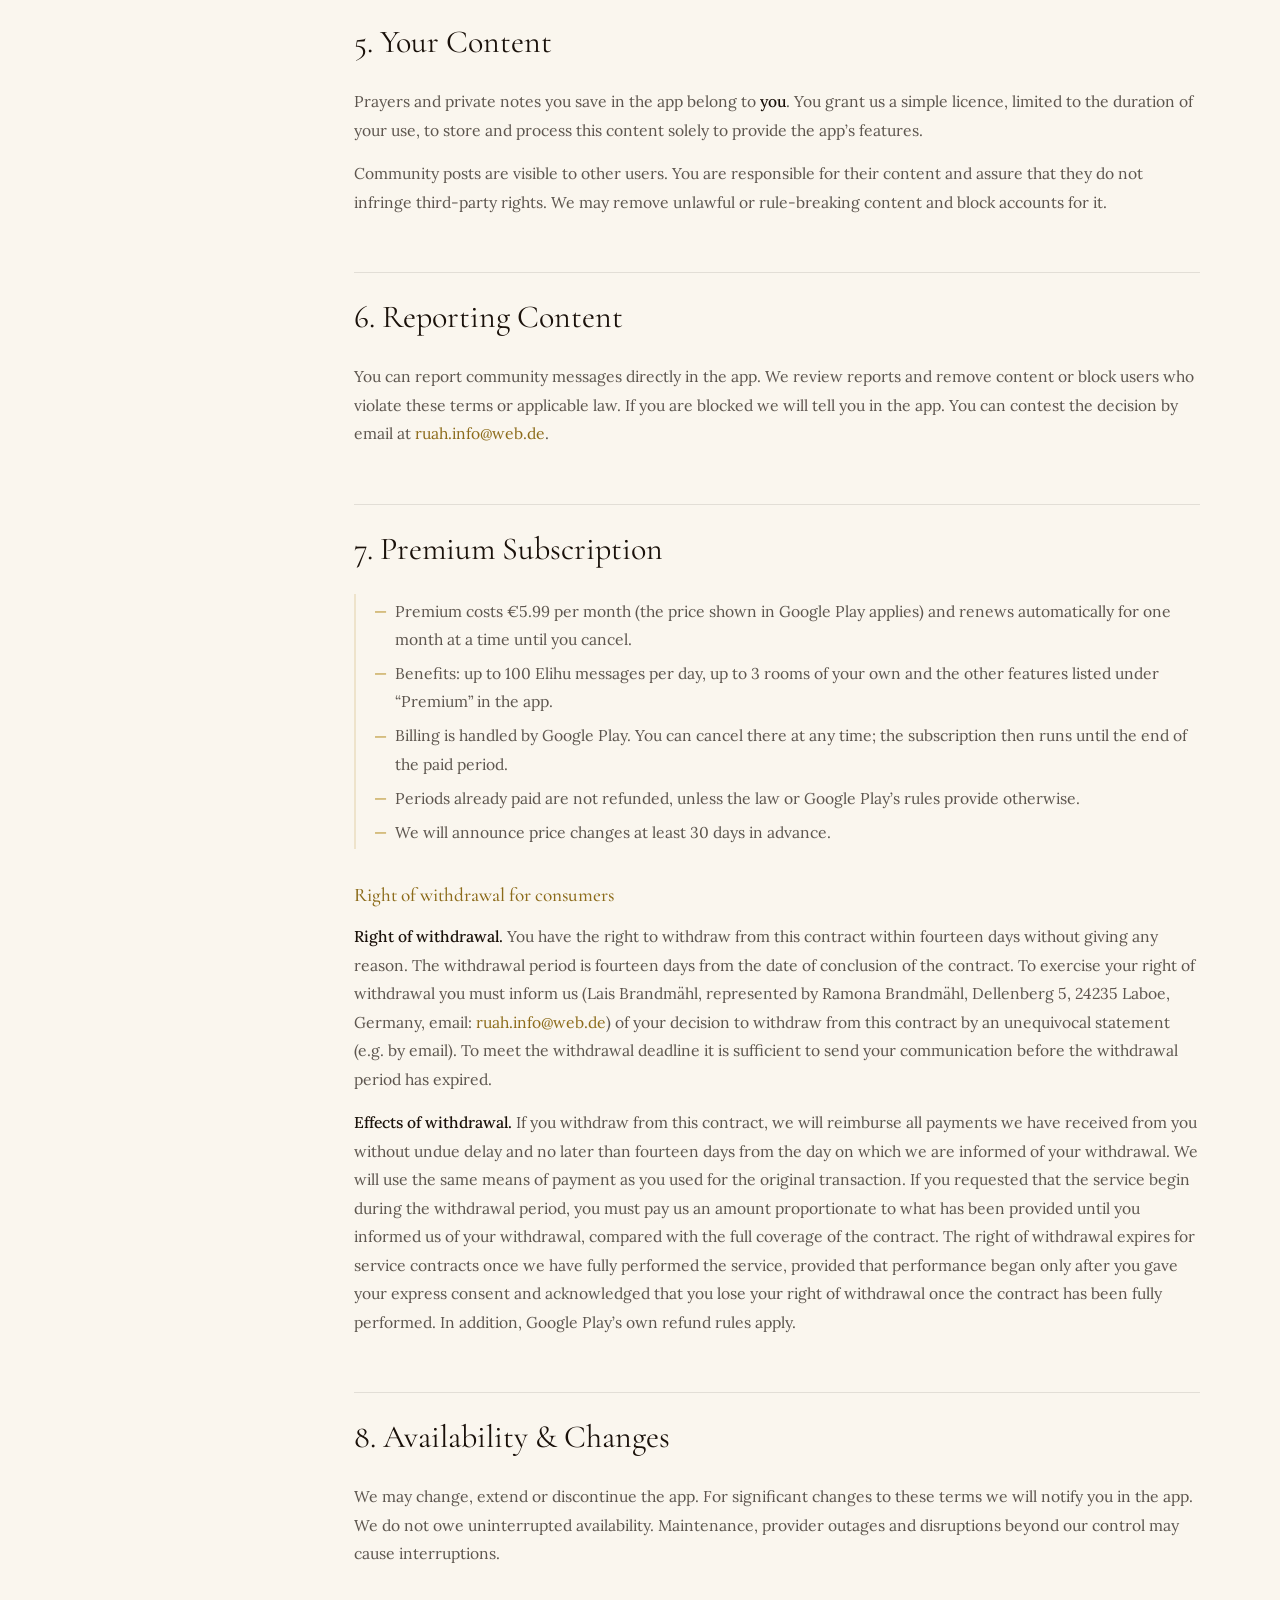
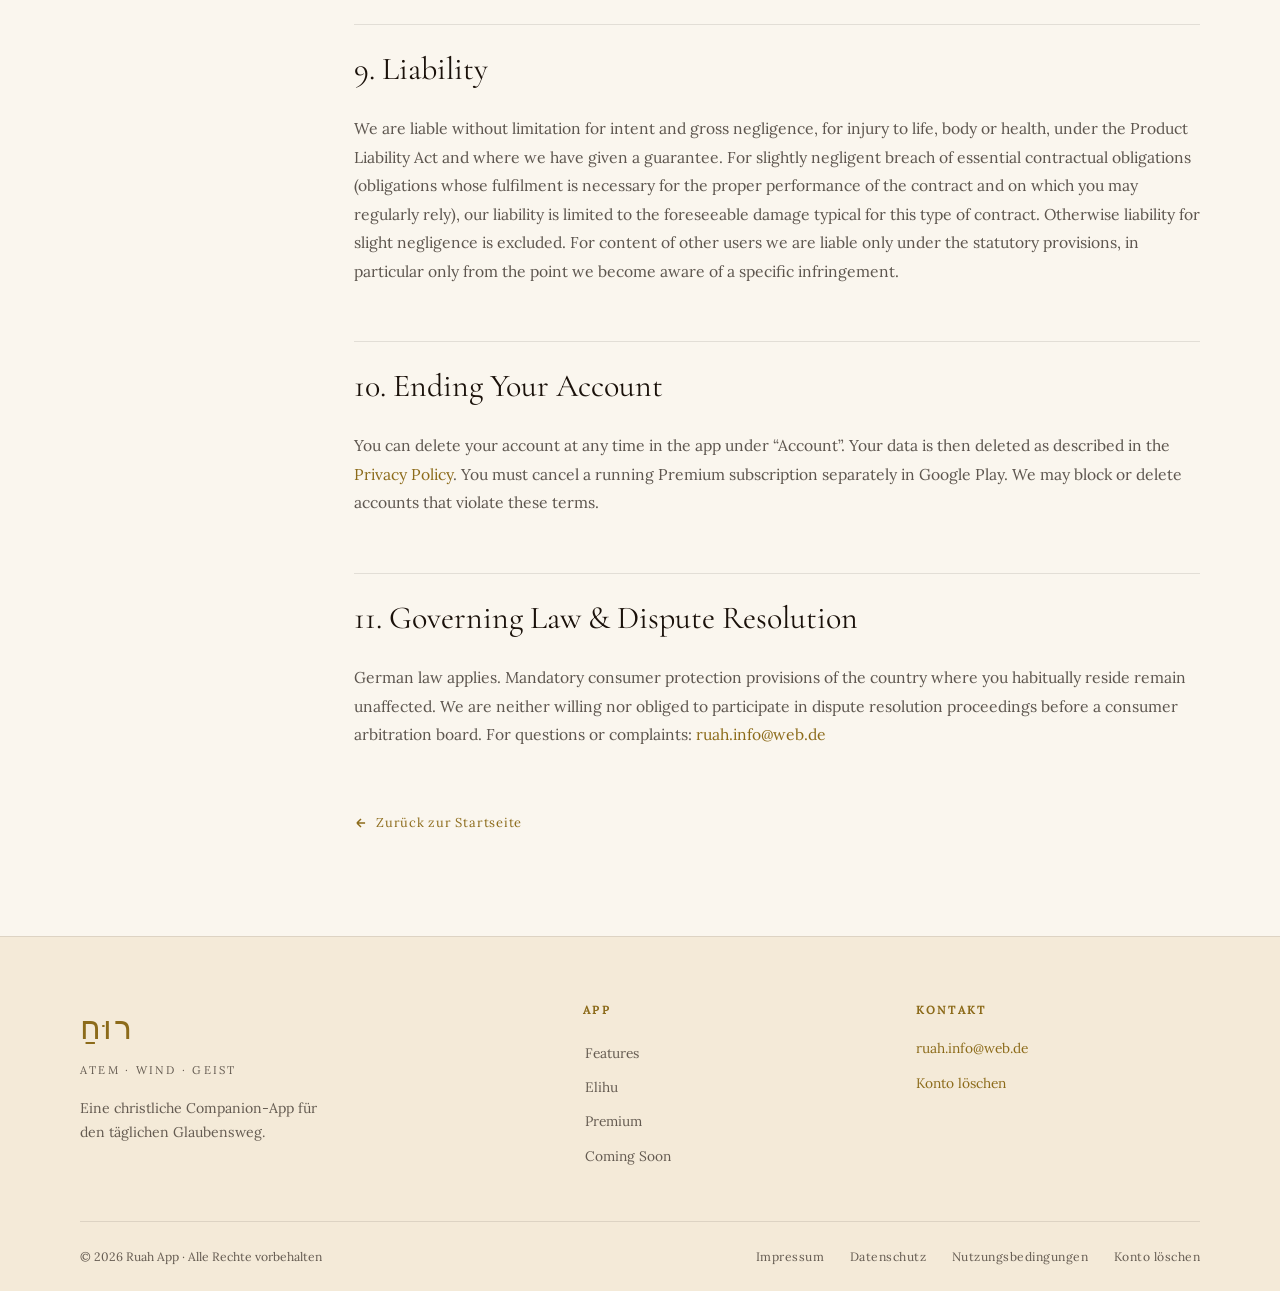
<file: terms.html>
<!DOCTYPE html>
<html lang="de">
<head>
  <meta charset="UTF-8">
  <meta name="viewport" content="width=device-width, initial-scale=1.0">
  <link rel="icon" type="image/png" href="favicon.png">
  <link rel="canonical" href="https://getruah.vercel.app/terms.html">
  <meta name="description" content="Ruah Nutzungsbedingungen — Terms of Service. Regeln für die Nutzung der Ruah App, klar und verständlich auf Deutsch und Englisch.">
  <meta name="robots" content="noindex">
  <meta name="theme-color" content="#FAF6EE">
  <title>Nutzungsbedingungen · Ruah</title>
  <link rel="preload" href="fonts/cormorant-garamond-latin-500-normal.woff2" as="font" type="font/woff2" crossorigin>
  <link rel="preload" href="fonts/lora-latin-400-normal.woff2" as="font" type="font/woff2" crossorigin>
  <link rel="stylesheet" href="fonts.css">
  <link rel="stylesheet" href="style.css">
</head>
<body>

<div id="progress-bar" role="progressbar" aria-hidden="true"></div>

<nav id="nav" aria-label="Hauptnavigation">
  <div class="nav-inner">
    <a href="index.html" class="nav-logo" aria-label="Ruah Startseite">
      <span class="nav-logo-heb">רוּחַ</span>
      <span class="nav-logo-lat">Ruah</span>
    </a>
    <div class="nav-links">
      <a href="index.html">Startseite</a>
      <a href="privacy.html">Datenschutz</a>
      <a href="imprint.html">Impressum</a>
    </div>
  </div>
</nav>

<header class="legal-hero">
  <div class="legal-hero-orb" aria-hidden="true"></div>
  <div class="container--narrow">
    <span class="legal-icon" aria-hidden="true">📜</span>
    <h1 class="legal-title">Nutzungsbedingungen<br><span style="color:var(--ink-45);font-size:.62em;font-weight:300">Terms of Service</span></h1>
    <p class="legal-sub">Zuletzt aktualisiert · Last updated: November 2026</p>
    <div class="lang-switch" role="navigation" aria-label="Sprachauswahl">
      <a href="#" data-target="de" class="active">🇩🇪 Deutsch</a>
      <a href="#" data-target="en">🇬🇧 English</a>
    </div>
  </div>
</header>

<div class="legal-body">
  <div class="container">
    <div class="legal-layout">

<aside class="legal-toc" aria-label="Inhaltsverzeichnis">
        <span class="toc-label">Deutsch</span>
        <a href="#de-1">1. Über Ruah</a>
        <a href="#de-2">2. Voraussetzungen</a>
        <a href="#de-3">3. Erlaubte Nutzung</a>
        <a href="#de-4">4. Elihu (KI)</a>
        <a href="#de-5">5. Deine Inhalte</a>
        <a href="#de-6">6. Melden von Inhalten</a>
        <a href="#de-7">7. Premium &amp; Widerruf</a>
        <a href="#de-8">8. Verfügbarkeit</a>
        <a href="#de-9">9. Haftung</a>
        <a href="#de-10">10. Konto beenden</a>
        <a href="#de-11">11. Recht</a>
        <div class="toc-section">
          <span class="toc-label">English</span>
          <a href="#en-1">1. About Ruah</a>
          <a href="#en-2">2. Requirements</a>
          <a href="#en-3">3. Acceptable Use</a>
          <a href="#en-4">4. Elihu (AI)</a>
          <a href="#en-5">5. Your Content</a>
          <a href="#en-6">6. Reporting Content</a>
          <a href="#en-7">7. Premium &amp; Withdrawal</a>
          <a href="#en-8">8. Availability</a>
          <a href="#en-9">9. Liability</a>
          <a href="#en-10">10. Ending Your Account</a>
          <a href="#en-11">11. Law</a>
        </div>
      </aside>

      <article class="legal-content" id="de">

        <p>Willkommen bei Ruah. Durch die Nutzung der App stimmst du diesen Nutzungsbedingungen zu. Bitte lies sie sorgfältig durch.</p>

        <h2 id="de-1">1. Über Ruah</h2>

        <p>Ruah (com.laisbrandmaehl.ruah) ist eine christliche Spiritual-App, die Werkzeuge für Gebet, Bibellesen, spirituelle Reflexion und Gemeinschaft bereitstellt. Der Name „Ruah“ (רוּחַ) entstammt dem Hebräischen und bedeutet Atem, Wind und Geist Gottes.</p>

        <p>Anbieter ist <strong>Lais Brandmähl</strong>, vertreten durch seine gesetzliche Vertreterin <strong>Ramona Brandmähl</strong>, Deutschland (weitere Angaben im <a href="imprint.html">Impressum</a>).</p>

        <h2 id="de-2">2. Nutzungsvoraussetzungen</h2>

        <ul>
          <li><span>Du musst mindestens <strong>16 Jahre</strong> alt sein, um Ruah zu nutzen. Dein Alter bestätigst du bei der Registrierung bzw. beim ersten Start.</span></li>
          <li><span>Du musst ein gültiges Konto mit korrekten Angaben anlegen.</span></li>
          <li><span>Du bist für die Sicherheit deines Kontos und Passworts verantwortlich.</span></li>
          <li><span>Pro Person ist nur ein Konto erlaubt.</span></li>
        </ul>

        <h2 id="de-3">3. Erlaubte Nutzung</h2>

        <p>Du darfst Ruah ausschließlich für persönliche, nicht-kommerzielle Zwecke nutzen. Folgendes ist ausdrücklich verboten:</p>

        <ul>
          <li><span>Beleidigungen, Hassrede oder Diskriminierung in Community-Räumen</span></li>
          <li><span>Verbreitung von Inhalten, die gegen geltendes Recht verstoßen</span></li>
          <li><span>Technische Angriffe oder Manipulation der App-Infrastruktur, auch das Umgehen von Nutzungsgrenzen</span></li>
          <li><span>Erstellung von Fake-Konten oder automatisierte Nutzung (Bots, Spam)</span></li>
          <li><span>Kommerzielle Werbung ohne ausdrückliche Genehmigung</span></li>
          <li><span>Weitergabe von Zugangsdaten an Dritte</span></li>
        </ul>

        <h2 id="de-4">4. KI-Begleiter Elihu: wichtiger Hinweis</h2>

        <div class="info-box">
          <p><strong>⚠ Elihu ist kein Ersatz für professionelle Hilfe.</strong> Elihu ist ein KI-basierter spiritueller Gesprächspartner zur persönlichen Reflexion. Er ersetzt keine Seelsorge, psychologische Beratung, medizinische Hilfe oder Rechtsberatung. In einer akuten Krise wende dich bitte an den Notruf (112) oder die Telefonseelsorge (0800 111 0 111, kostenlos, rund um die Uhr).</p>
        </div>

        <ul>
          <li><span>Elihu wird von einer KI (Mistral AI) betrieben und kann Fehler machen. Der KI-Charakter der Antworten wird in der App kenntlich gemacht (EU-KI-Verordnung, Art. 50).</span></li>
          <li><span>Antworten von Elihu sind keine theologisch verbindlichen Aussagen.</span></li>
          <li><span>Elihu gibt keine medizinischen, psychologischen oder rechtlichen Ratschläge. Bitte triff wichtige Entscheidungen nicht allein auf Grundlage von Elihu-Antworten.</span></li>
          <li><span>Pro Tag gelten Nachrichtengrenzen (derzeit Gratis: 5, Premium: bis zu 100 Nachrichten) und eine Längenbegrenzung pro Nachricht. Wir können diese Grenzen aus Kosten- und Sicherheitsgründen anpassen.</span></li>
        </ul>

        <h2 id="de-5">5. Deine Inhalte</h2>

        <p>Gebete und private Notizen, die du in der App speicherst, gehören <strong>dir</strong>. Du räumst uns eine einfache, auf die Dauer der Nutzung beschränkte Lizenz ein, diese Inhalte ausschließlich zur Bereitstellung der App-Funktionen zu speichern und zu verarbeiten.</p>

        <p>Community-Beiträge sind für andere Nutzer sichtbar. Du bist für deren Inhalt verantwortlich und sicherst zu, keine Rechte Dritter zu verletzen. Wir können rechtswidrige oder regelwidrige Inhalte entfernen und Konten dafür sperren.</p>

        <h2 id="de-6">6. Melden von Inhalten</h2>

        <p>Du kannst Nachrichten in der Community direkt in der App melden. Wir prüfen Meldungen und entfernen Inhalte bzw. sperren Nutzer, wenn sie gegen diese Bedingungen oder geltendes Recht verstoßen. Wenn du gesperrt wirst, informieren wir dich in der App. Du kannst dich per E-Mail an <a href="mailto:ruah.info@web.de">ruah.info@web.de</a> gegen die Entscheidung wenden.</p>

        <h2 id="de-7">7. Premium-Abonnement</h2>

        <ul>
          <li><span>Premium kostet 5,99 € pro Monat (maßgeblich ist der in Google Play angezeigte Preis) und verlängert sich automatisch um einen Monat, solange du nicht kündigst.</span></li>
          <li><span>Leistungen: bis zu 100 Elihu-Nachrichten pro Tag, bis zu 3 eigene Community-Räume und die weiteren in der App unter „Premium“ aufgeführten Funktionen.</span></li>
          <li><span>Die Abrechnung erfolgt über Google Play. Du kannst dort jederzeit kündigen, das Abo läuft dann bis zum Ende des bezahlten Zeitraums.</span></li>
          <li><span>Bereits bezahlte Zeiträume werden nicht erstattet, soweit das Gesetz oder die Regeln von Google Play nichts anderes vorsehen.</span></li>
          <li><span>Preisänderungen teilen wir mindestens 30 Tage im Voraus mit.</span></li>
        </ul>

        <h3>Widerrufsrecht für Verbraucher</h3>

        <p><strong>Widerrufsrecht.</strong> Du hast das Recht, binnen vierzehn Tagen ohne Angabe von Gründen diesen Vertrag zu widerrufen. Die Widerrufsfrist beträgt vierzehn Tage ab dem Tag des Vertragsschlusses. Um dein Widerrufsrecht auszuüben, musst du uns (Lais Brandmähl, vertreten durch Ramona Brandmähl, Dellenberg 5, 24235 Laboe, E-Mail: <a href="mailto:ruah.info@web.de">ruah.info@web.de</a>) mittels einer eindeutigen Erklärung (z. B. per E-Mail) über deinen Entschluss, diesen Vertrag zu widerrufen, informieren. Zur Wahrung der Widerrufsfrist reicht es aus, dass du die Mitteilung über die Ausübung des Widerrufsrechts vor Ablauf der Widerrufsfrist absendest.</p>

        <p><strong>Folgen des Widerrufs.</strong> Wenn du diesen Vertrag widerrufst, erstatten wir dir alle Zahlungen, die wir von dir erhalten haben, unverzüglich und spätestens binnen vierzehn Tagen ab dem Tag, an dem die Mitteilung über deinen Widerruf bei uns eingegangen ist. Für diese Rückzahlung verwenden wir dasselbe Zahlungsmittel, das du bei der ursprünglichen Transaktion eingesetzt hast. Hast du verlangt, dass die Dienstleistung während der Widerrufsfrist beginnen soll, so hast du uns einen angemessenen Betrag zu zahlen, der dem Anteil der bis zu dem Zeitpunkt, zu dem du uns von der Ausübung des Widerrufsrechts unterrichtest, bereits erbrachten Dienstleistungen im Vergleich zum Gesamtumfang der im Vertrag vorgesehenen Dienstleistungen entspricht. Das Widerrufsrecht erlischt bei Verträgen über Dienstleistungen, wenn wir die Dienstleistung vollständig erbracht haben und mit der Ausführung erst begonnen haben, nachdem du dazu deine ausdrückliche Zustimmung gegeben und zugleich bestätigt hast, dass du dein Widerrufsrecht bei vollständiger Vertragserfüllung durch uns verlierst. Unabhängig davon gelten die Rückgabe- und Erstattungsregeln von Google Play.</p>

        <h2 id="de-8">8. Verfügbarkeit und Änderungen</h2>

        <p>Wir können die App ändern, erweitern oder einstellen. Bei wesentlichen Änderungen dieser Bedingungen informieren wir dich in der App. Wir schulden keine ununterbrochene Verfügbarkeit. Wartung, Ausfälle von Dienstleistern und Störungen außerhalb unseres Einflusses können zu Unterbrechungen führen.</p>

        <h2 id="de-9">9. Haftung</h2>

        <p>Wir haften unbeschränkt bei Vorsatz und grober Fahrlässigkeit, bei Verletzung von Leben, Körper oder Gesundheit, nach dem Produkthaftungsgesetz und soweit wir eine Garantie übernommen haben. Bei leicht fahrlässiger Verletzung wesentlicher Vertragspflichten (Pflichten, deren Erfüllung die ordnungsgemäße Durchführung des Vertrags erst ermöglicht und auf die du regelmäßig vertrauen darfst) ist unsere Haftung auf den vorhersehbaren, vertragstypischen Schaden begrenzt. Im Übrigen ist die Haftung für leichte Fahrlässigkeit ausgeschlossen. Für Inhalte anderer Nutzer haften wir nur nach den gesetzlichen Vorschriften, insbesondere erst ab Kenntnis einer konkreten Rechtsverletzung.</p>

        <h2 id="de-10">10. Beenden des Kontos</h2>

        <p>Du kannst dein Konto jederzeit in der App unter „Konto“ löschen. Dabei werden deine Daten wie in der <a href="privacy.html">Datenschutzerklärung</a> beschrieben gelöscht. Ein laufendes Premium-Abo musst du separat in Google Play kündigen. Wir können Konten sperren oder löschen, wenn gegen diese Bedingungen verstoßen wird.</p>

        <h2 id="de-11">11. Anwendbares Recht und Streitbeilegung</h2>

        <p>Es gilt deutsches Recht. Zwingende Verbraucherschutzvorschriften des Staates, in dem du deinen gewöhnlichen Aufenthalt hast, bleiben unberührt. Wir sind nicht bereit und nicht verpflichtet, an Streitbeilegungsverfahren vor einer Verbraucherschlichtungsstelle teilzunehmen. Bei Fragen oder Beschwerden: <a href="mailto:ruah.info@web.de">ruah.info@web.de</a></p>

        <div class="lang-section" id="en">
          <div class="lang-divider"><span>🇬🇧 English Version</span></div>

          <p>Welcome to Ruah. By using the app you agree to these Terms of Service. Please read them carefully.</p>

          <h2 id="en-1">1. About Ruah</h2>

          <p>Ruah (com.laisbrandmaehl.ruah) is a Christian spiritual app offering tools for prayer, Bible reading, spiritual reflection and community. The name “Ruah” (רוּחַ) comes from Hebrew and means breath, wind and Spirit of God.</p>

          <p>The provider is <strong>Lais Brandmähl</strong>, represented by his legal representative <strong>Ramona Brandmähl</strong>, Germany (see the <a href="imprint.html">Legal Notice</a> for details).</p>

          <h2 id="en-2">2. Requirements</h2>

          <ul>
            <li><span>You must be at least <strong>16 years old</strong> to use Ruah. You confirm your age at registration or at first launch.</span></li>
            <li><span>You must create a valid account with correct information.</span></li>
            <li><span>You are responsible for the security of your account and password.</span></li>
            <li><span>Only one account per person is allowed.</span></li>
          </ul>

          <h2 id="en-3">3. Acceptable Use</h2>

          <p>You may use Ruah only for personal, non-commercial purposes. The following is expressly prohibited:</p>

          <ul>
            <li><span>Insults, hate speech or discrimination in community rooms</span></li>
            <li><span>Distributing content that violates applicable law</span></li>
            <li><span>Technical attacks or manipulation of the app infrastructure, including circumventing usage limits</span></li>
            <li><span>Creating fake accounts or automated use (bots, spam)</span></li>
            <li><span>Commercial advertising without express permission</span></li>
            <li><span>Sharing your login credentials with third parties</span></li>
          </ul>

          <h2 id="en-4">4. AI Companion Elihu: Important Notice</h2>

          <div class="info-box">
            <p><strong>⚠ Elihu is not a substitute for professional help.</strong> Elihu is an AI-based spiritual conversation partner for personal reflection. It does not replace pastoral care, psychological counselling, medical help or legal advice. In an acute crisis please contact emergency services (112 in Europe) or a crisis line in your country.</p>
          </div>

          <ul>
            <li><span>Elihu is operated by an AI (Mistral AI) and can make mistakes. The AI nature of the replies is made clear in the app (EU AI Act, Art. 50).</span></li>
            <li><span>Elihu’s replies are not theologically binding statements.</span></li>
            <li><span>Elihu does not give medical, psychological or legal advice. Please do not make important decisions based solely on Elihu’s replies.</span></li>
            <li><span>Daily message limits apply (currently free: 5, Premium: up to 100 messages) as well as a length limit per message. We may adjust these limits for cost and security reasons.</span></li>
          </ul>

          <h2 id="en-5">5. Your Content</h2>

          <p>Prayers and private notes you save in the app belong to <strong>you</strong>. You grant us a simple licence, limited to the duration of your use, to store and process this content solely to provide the app’s features.</p>

          <p>Community posts are visible to other users. You are responsible for their content and assure that they do not infringe third-party rights. We may remove unlawful or rule-breaking content and block accounts for it.</p>

          <h2 id="en-6">6. Reporting Content</h2>

          <p>You can report community messages directly in the app. We review reports and remove content or block users who violate these terms or applicable law. If you are blocked we will tell you in the app. You can contest the decision by email at <a href="mailto:ruah.info@web.de">ruah.info@web.de</a>.</p>

          <h2 id="en-7">7. Premium Subscription</h2>

          <ul>
            <li><span>Premium costs €5.99 per month (the price shown in Google Play applies) and renews automatically for one month at a time until you cancel.</span></li>
            <li><span>Benefits: up to 100 Elihu messages per day, up to 3 rooms of your own and the other features listed under “Premium” in the app.</span></li>
            <li><span>Billing is handled by Google Play. You can cancel there at any time; the subscription then runs until the end of the paid period.</span></li>
            <li><span>Periods already paid are not refunded, unless the law or Google Play’s rules provide otherwise.</span></li>
            <li><span>We will announce price changes at least 30 days in advance.</span></li>
          </ul>

          <h3>Right of withdrawal for consumers</h3>

          <p><strong>Right of withdrawal.</strong> You have the right to withdraw from this contract within fourteen days without giving any reason. The withdrawal period is fourteen days from the date of conclusion of the contract. To exercise your right of withdrawal you must inform us (Lais Brandmähl, represented by Ramona Brandmähl, Dellenberg 5, 24235 Laboe, Germany, email: <a href="mailto:ruah.info@web.de">ruah.info@web.de</a>) of your decision to withdraw from this contract by an unequivocal statement (e.g. by email). To meet the withdrawal deadline it is sufficient to send your communication before the withdrawal period has expired.</p>

          <p><strong>Effects of withdrawal.</strong> If you withdraw from this contract, we will reimburse all payments we have received from you without undue delay and no later than fourteen days from the day on which we are informed of your withdrawal. We will use the same means of payment as you used for the original transaction. If you requested that the service begin during the withdrawal period, you must pay us an amount proportionate to what has been provided until you informed us of your withdrawal, compared with the full coverage of the contract. The right of withdrawal expires for service contracts once we have fully performed the service, provided that performance began only after you gave your express consent and acknowledged that you lose your right of withdrawal once the contract has been fully performed. In addition, Google Play’s own refund rules apply.</p>

          <h2 id="en-8">8. Availability &amp; Changes</h2>

          <p>We may change, extend or discontinue the app. For significant changes to these terms we will notify you in the app. We do not owe uninterrupted availability. Maintenance, provider outages and disruptions beyond our control may cause interruptions.</p>

          <h2 id="en-9">9. Liability</h2>

          <p>We are liable without limitation for intent and gross negligence, for injury to life, body or health, under the Product Liability Act and where we have given a guarantee. For slightly negligent breach of essential contractual obligations (obligations whose fulfilment is necessary for the proper performance of the contract and on which you may regularly rely), our liability is limited to the foreseeable damage typical for this type of contract. Otherwise liability for slight negligence is excluded. For content of other users we are liable only under the statutory provisions, in particular only from the point we become aware of a specific infringement.</p>

          <h2 id="en-10">10. Ending Your Account</h2>

          <p>You can delete your account at any time in the app under “Account”. Your data is then deleted as described in the <a href="privacy.html">Privacy Policy</a>. You must cancel a running Premium subscription separately in Google Play. We may block or delete accounts that violate these terms.</p>

          <h2 id="en-11">11. Governing Law &amp; Dispute Resolution</h2>

          <p>German law applies. Mandatory consumer protection provisions of the country where you habitually reside remain unaffected. We are neither willing nor obliged to participate in dispute resolution proceedings before a consumer arbitration board. For questions or complaints: <a href="mailto:ruah.info@web.de">ruah.info@web.de</a></p>
        </div>

        <a href="index.html" class="back-link">
          <svg width="14" height="14" viewBox="0 0 24 24" fill="none" stroke="currentColor" stroke-width="2.5" aria-hidden="true"><path d="M19 12H5M5 12l7-7M5 12l7 7"/></svg>
          Zurück zur Startseite
        </a>

      </article>
    </div>
  </div>
</div>

<footer id="footer" aria-label="Seitenfu&szlig;">
  <div class="container">
    <div class="footer-grid">
      <div class="footer-brand">
        <span class="f-heb">רוּחַ</span>
        <p class="f-sub">Atem · Wind · Geist</p>
        <p class="f-desc">Eine christliche Companion-App für den täglichen Glaubensweg.</p>
      </div>
      <div class="footer-col">
        <h4>App</h4>
        <a href="index.html#features">Features</a>
        <a href="index.html#elihu">Elihu</a>
        <a href="index.html#premium">Premium</a>
        <a href="index.html#download">Coming Soon</a>
      </div>
      <div class="footer-col footer-contact">
        <h4>Kontakt</h4>
        <p><a href="mailto:ruah.info@web.de">ruah.info@web.de</a></p>
        <a href="account-deletion.html">Konto löschen</a>
      </div>
    </div>
    <div class="footer-bottom">
      <p class="footer-copy">© 2026 Ruah App · Alle Rechte vorbehalten</p>
      <nav class="footer-legal-links" aria-label="Rechtliche Links">
        <a href="imprint.html">Impressum</a>
        <a href="privacy.html">Datenschutz</a>
        <a href="terms.html">Nutzungsbedingungen</a>
        <a href="account-deletion.html">Konto löschen</a>
      </nav>
    </div>
  </div>
</footer>

<script src="script.js"></script>
</body>
</html>
</file>
<file: fonts.css>
/* Self-hosted fonts (Cormorant Garamond + Lora), replacing the Google Fonts CDN.
   Both are SIL Open Font License — free for any use, including self-hosting. */

@font-face {
  font-family: 'Cormorant Garamond';
  font-style: normal;
  font-weight: 300;
  font-display: swap;
  src: url('fonts/cormorant-garamond-latin-ext-300-normal.woff2') format('woff2');
  unicode-range: U+0100-02BA,U+02BD-02C5,U+02C7-02CC,U+02CE-02D7,U+02DD-02FF,U+0304,U+0308,U+0329,U+1D00-1DBF,U+1E00-1E9F,U+1EF2-1EFF,U+2020,U+20A0-20AB,U+20AD-20C0,U+2113,U+2C60-2C7F,U+A720-A7FF;
}

@font-face {
  font-family: 'Cormorant Garamond';
  font-style: normal;
  font-weight: 300;
  font-display: swap;
  src: url('fonts/cormorant-garamond-latin-300-normal.woff2') format('woff2');
  unicode-range: U+0000-00FF,U+0131,U+0152-0153,U+02BB-02BC,U+02C6,U+02DA,U+02DC,U+0304,U+0308,U+0329,U+2000-206F,U+20AC,U+2122,U+2191,U+2193,U+2212,U+2215,U+FEFF,U+FFFD;
}

@font-face {
  font-family: 'Cormorant Garamond';
  font-style: italic;
  font-weight: 300;
  font-display: swap;
  src: url('fonts/cormorant-garamond-latin-ext-300-italic.woff2') format('woff2');
  unicode-range: U+0100-02BA,U+02BD-02C5,U+02C7-02CC,U+02CE-02D7,U+02DD-02FF,U+0304,U+0308,U+0329,U+1D00-1DBF,U+1E00-1E9F,U+1EF2-1EFF,U+2020,U+20A0-20AB,U+20AD-20C0,U+2113,U+2C60-2C7F,U+A720-A7FF;
}

@font-face {
  font-family: 'Cormorant Garamond';
  font-style: italic;
  font-weight: 300;
  font-display: swap;
  src: url('fonts/cormorant-garamond-latin-300-italic.woff2') format('woff2');
  unicode-range: U+0000-00FF,U+0131,U+0152-0153,U+02BB-02BC,U+02C6,U+02DA,U+02DC,U+0304,U+0308,U+0329,U+2000-206F,U+20AC,U+2122,U+2191,U+2193,U+2212,U+2215,U+FEFF,U+FFFD;
}

@font-face {
  font-family: 'Cormorant Garamond';
  font-style: normal;
  font-weight: 400;
  font-display: swap;
  src: url('fonts/cormorant-garamond-latin-ext-400-normal.woff2') format('woff2');
  unicode-range: U+0100-02BA,U+02BD-02C5,U+02C7-02CC,U+02CE-02D7,U+02DD-02FF,U+0304,U+0308,U+0329,U+1D00-1DBF,U+1E00-1E9F,U+1EF2-1EFF,U+2020,U+20A0-20AB,U+20AD-20C0,U+2113,U+2C60-2C7F,U+A720-A7FF;
}

@font-face {
  font-family: 'Cormorant Garamond';
  font-style: normal;
  font-weight: 400;
  font-display: swap;
  src: url('fonts/cormorant-garamond-latin-400-normal.woff2') format('woff2');
  unicode-range: U+0000-00FF,U+0131,U+0152-0153,U+02BB-02BC,U+02C6,U+02DA,U+02DC,U+0304,U+0308,U+0329,U+2000-206F,U+20AC,U+2122,U+2191,U+2193,U+2212,U+2215,U+FEFF,U+FFFD;
}

@font-face {
  font-family: 'Cormorant Garamond';
  font-style: italic;
  font-weight: 400;
  font-display: swap;
  src: url('fonts/cormorant-garamond-latin-ext-400-italic.woff2') format('woff2');
  unicode-range: U+0100-02BA,U+02BD-02C5,U+02C7-02CC,U+02CE-02D7,U+02DD-02FF,U+0304,U+0308,U+0329,U+1D00-1DBF,U+1E00-1E9F,U+1EF2-1EFF,U+2020,U+20A0-20AB,U+20AD-20C0,U+2113,U+2C60-2C7F,U+A720-A7FF;
}

@font-face {
  font-family: 'Cormorant Garamond';
  font-style: italic;
  font-weight: 400;
  font-display: swap;
  src: url('fonts/cormorant-garamond-latin-400-italic.woff2') format('woff2');
  unicode-range: U+0000-00FF,U+0131,U+0152-0153,U+02BB-02BC,U+02C6,U+02DA,U+02DC,U+0304,U+0308,U+0329,U+2000-206F,U+20AC,U+2122,U+2191,U+2193,U+2212,U+2215,U+FEFF,U+FFFD;
}

@font-face {
  font-family: 'Cormorant Garamond';
  font-style: normal;
  font-weight: 500;
  font-display: swap;
  src: url('fonts/cormorant-garamond-latin-ext-500-normal.woff2') format('woff2');
  unicode-range: U+0100-02BA,U+02BD-02C5,U+02C7-02CC,U+02CE-02D7,U+02DD-02FF,U+0304,U+0308,U+0329,U+1D00-1DBF,U+1E00-1E9F,U+1EF2-1EFF,U+2020,U+20A0-20AB,U+20AD-20C0,U+2113,U+2C60-2C7F,U+A720-A7FF;
}

@font-face {
  font-family: 'Cormorant Garamond';
  font-style: normal;
  font-weight: 500;
  font-display: swap;
  src: url('fonts/cormorant-garamond-latin-500-normal.woff2') format('woff2');
  unicode-range: U+0000-00FF,U+0131,U+0152-0153,U+02BB-02BC,U+02C6,U+02DA,U+02DC,U+0304,U+0308,U+0329,U+2000-206F,U+20AC,U+2122,U+2191,U+2193,U+2212,U+2215,U+FEFF,U+FFFD;
}

@font-face {
  font-family: 'Cormorant Garamond';
  font-style: italic;
  font-weight: 500;
  font-display: swap;
  src: url('fonts/cormorant-garamond-latin-ext-500-italic.woff2') format('woff2');
  unicode-range: U+0100-02BA,U+02BD-02C5,U+02C7-02CC,U+02CE-02D7,U+02DD-02FF,U+0304,U+0308,U+0329,U+1D00-1DBF,U+1E00-1E9F,U+1EF2-1EFF,U+2020,U+20A0-20AB,U+20AD-20C0,U+2113,U+2C60-2C7F,U+A720-A7FF;
}

@font-face {
  font-family: 'Cormorant Garamond';
  font-style: italic;
  font-weight: 500;
  font-display: swap;
  src: url('fonts/cormorant-garamond-latin-500-italic.woff2') format('woff2');
  unicode-range: U+0000-00FF,U+0131,U+0152-0153,U+02BB-02BC,U+02C6,U+02DA,U+02DC,U+0304,U+0308,U+0329,U+2000-206F,U+20AC,U+2122,U+2191,U+2193,U+2212,U+2215,U+FEFF,U+FFFD;
}

@font-face {
  font-family: 'Cormorant Garamond';
  font-style: normal;
  font-weight: 600;
  font-display: swap;
  src: url('fonts/cormorant-garamond-latin-ext-600-normal.woff2') format('woff2');
  unicode-range: U+0100-02BA,U+02BD-02C5,U+02C7-02CC,U+02CE-02D7,U+02DD-02FF,U+0304,U+0308,U+0329,U+1D00-1DBF,U+1E00-1E9F,U+1EF2-1EFF,U+2020,U+20A0-20AB,U+20AD-20C0,U+2113,U+2C60-2C7F,U+A720-A7FF;
}

@font-face {
  font-family: 'Cormorant Garamond';
  font-style: normal;
  font-weight: 600;
  font-display: swap;
  src: url('fonts/cormorant-garamond-latin-600-normal.woff2') format('woff2');
  unicode-range: U+0000-00FF,U+0131,U+0152-0153,U+02BB-02BC,U+02C6,U+02DA,U+02DC,U+0304,U+0308,U+0329,U+2000-206F,U+20AC,U+2122,U+2191,U+2193,U+2212,U+2215,U+FEFF,U+FFFD;
}

@font-face {
  font-family: 'Cormorant Garamond';
  font-style: italic;
  font-weight: 600;
  font-display: swap;
  src: url('fonts/cormorant-garamond-latin-ext-600-italic.woff2') format('woff2');
  unicode-range: U+0100-02BA,U+02BD-02C5,U+02C7-02CC,U+02CE-02D7,U+02DD-02FF,U+0304,U+0308,U+0329,U+1D00-1DBF,U+1E00-1E9F,U+1EF2-1EFF,U+2020,U+20A0-20AB,U+20AD-20C0,U+2113,U+2C60-2C7F,U+A720-A7FF;
}

@font-face {
  font-family: 'Cormorant Garamond';
  font-style: italic;
  font-weight: 600;
  font-display: swap;
  src: url('fonts/cormorant-garamond-latin-600-italic.woff2') format('woff2');
  unicode-range: U+0000-00FF,U+0131,U+0152-0153,U+02BB-02BC,U+02C6,U+02DA,U+02DC,U+0304,U+0308,U+0329,U+2000-206F,U+20AC,U+2122,U+2191,U+2193,U+2212,U+2215,U+FEFF,U+FFFD;
}

@font-face {
  font-family: 'Lora';
  font-style: normal;
  font-weight: 400;
  font-display: swap;
  src: url('fonts/lora-latin-ext-400-normal.woff2') format('woff2');
  unicode-range: U+0100-02BA,U+02BD-02C5,U+02C7-02CC,U+02CE-02D7,U+02DD-02FF,U+0304,U+0308,U+0329,U+1D00-1DBF,U+1E00-1E9F,U+1EF2-1EFF,U+2020,U+20A0-20AB,U+20AD-20C0,U+2113,U+2C60-2C7F,U+A720-A7FF;
}

@font-face {
  font-family: 'Lora';
  font-style: normal;
  font-weight: 400;
  font-display: swap;
  src: url('fonts/lora-latin-400-normal.woff2') format('woff2');
  unicode-range: U+0000-00FF,U+0131,U+0152-0153,U+02BB-02BC,U+02C6,U+02DA,U+02DC,U+0304,U+0308,U+0329,U+2000-206F,U+20AC,U+2122,U+2191,U+2193,U+2212,U+2215,U+FEFF,U+FFFD;
}

@font-face {
  font-family: 'Lora';
  font-style: italic;
  font-weight: 400;
  font-display: swap;
  src: url('fonts/lora-latin-ext-400-italic.woff2') format('woff2');
  unicode-range: U+0100-02BA,U+02BD-02C5,U+02C7-02CC,U+02CE-02D7,U+02DD-02FF,U+0304,U+0308,U+0329,U+1D00-1DBF,U+1E00-1E9F,U+1EF2-1EFF,U+2020,U+20A0-20AB,U+20AD-20C0,U+2113,U+2C60-2C7F,U+A720-A7FF;
}

@font-face {
  font-family: 'Lora';
  font-style: italic;
  font-weight: 400;
  font-display: swap;
  src: url('fonts/lora-latin-400-italic.woff2') format('woff2');
  unicode-range: U+0000-00FF,U+0131,U+0152-0153,U+02BB-02BC,U+02C6,U+02DA,U+02DC,U+0304,U+0308,U+0329,U+2000-206F,U+20AC,U+2122,U+2191,U+2193,U+2212,U+2215,U+FEFF,U+FFFD;
}

@font-face {
  font-family: 'Lora';
  font-style: normal;
  font-weight: 500;
  font-display: swap;
  src: url('fonts/lora-latin-ext-500-normal.woff2') format('woff2');
  unicode-range: U+0100-02BA,U+02BD-02C5,U+02C7-02CC,U+02CE-02D7,U+02DD-02FF,U+0304,U+0308,U+0329,U+1D00-1DBF,U+1E00-1E9F,U+1EF2-1EFF,U+2020,U+20A0-20AB,U+20AD-20C0,U+2113,U+2C60-2C7F,U+A720-A7FF;
}

@font-face {
  font-family: 'Lora';
  font-style: normal;
  font-weight: 500;
  font-display: swap;
  src: url('fonts/lora-latin-500-normal.woff2') format('woff2');
  unicode-range: U+0000-00FF,U+0131,U+0152-0153,U+02BB-02BC,U+02C6,U+02DA,U+02DC,U+0304,U+0308,U+0329,U+2000-206F,U+20AC,U+2122,U+2191,U+2193,U+2212,U+2215,U+FEFF,U+FFFD;
}

@font-face {
  font-family: 'Lora';
  font-style: italic;
  font-weight: 500;
  font-display: swap;
  src: url('fonts/lora-latin-ext-500-italic.woff2') format('woff2');
  unicode-range: U+0100-02BA,U+02BD-02C5,U+02C7-02CC,U+02CE-02D7,U+02DD-02FF,U+0304,U+0308,U+0329,U+1D00-1DBF,U+1E00-1E9F,U+1EF2-1EFF,U+2020,U+20A0-20AB,U+20AD-20C0,U+2113,U+2C60-2C7F,U+A720-A7FF;
}

@font-face {
  font-family: 'Lora';
  font-style: italic;
  font-weight: 500;
  font-display: swap;
  src: url('fonts/lora-latin-500-italic.woff2') format('woff2');
  unicode-range: U+0000-00FF,U+0131,U+0152-0153,U+02BB-02BC,U+02C6,U+02DA,U+02DC,U+0304,U+0308,U+0329,U+2000-206F,U+20AC,U+2122,U+2191,U+2193,U+2212,U+2215,U+FEFF,U+FFFD;
}
</file>
<file: style.css>
/* ═══════════════════════════════════════════════════════════
   RUAH — Premium Light Design System  v3.0
   Warm Cream · Ink · Gold
   Cormorant Garamond (Display) · Lora (Body)
   ═══════════════════════════════════════════════════════════ */

/* ── TOKENS ─────────────────────────────── */
:root {
  /* Surfaces */
  --bg:         #FAF6EE;
  --bg-warm:    #F4EAD8;
  --bg-section: #FFFFFF;
  --surface:    #FFFFFF;
  --surface-2:  #FBF7F0;

  /* Ink */
  --ink:        #1A110A;
  --ink-70:     rgba(26,17,10,.70);
  --ink-45:     rgba(26,17,10,.45);
  --ink-20:     rgba(26,17,10,.20);
  --ink-10:     rgba(26,17,10,.10);
  --ink-06:     rgba(26,17,10,.06);

  /* Gold */
  --gold:       #B8922A;
  --gold-lt:    #D4A84B;
  --gold-dk:    #8C6B1A;
  --gold-10:    rgba(184,146,42,.10);
  --gold-18:    rgba(184,146,42,.18);
  --gold-30:    rgba(184,146,42,.30);

  /* Shadows */
  --shadow-sm:  0 1px 4px rgba(26,17,10,.07), 0 2px 12px rgba(180,140,80,.08);
  --shadow-md:  0 4px 20px rgba(26,17,10,.08), 0 8px 40px rgba(180,140,80,.10);
  --shadow-lg:  0 12px 50px rgba(26,17,10,.10), 0 24px 80px rgba(180,140,80,.12);
  --shadow-xl:  0 24px 80px rgba(26,17,10,.12), 0 40px 120px rgba(180,140,80,.14);

  --br:    16px;
  --br-sm: 10px;
  --br-lg: 24px;
  --br-xl: 36px;

  --ease: cubic-bezier(0.16, 1, 0.3, 1);
  --ease-in: cubic-bezier(0.45, 0, 0.55, 1);
}

/* ── RESET ──────────────────────────────── */
*, *::before, *::after { box-sizing: border-box; margin: 0; padding: 0; }
html {
  scroll-behavior: smooth;
  -webkit-text-size-adjust: 100%;
  /* FIX (19.11.2026): Die Einflug-Animationen ([data-a="left"] u.a.) schieben Elemente vor dem Einblenden bis zu 72px
     ueber den rechten Rand. Nur body{overflow-x:hidden} reichte auf dem Handy nicht: der Browser machte die Seite
     breiter (innerWidth 463 statt 412) und der Sprachumschalter in der Kopfzeile wurde rechts abgeschnitten.
     'hidden' als Rueckfall fuer alte Browser, 'clip' ueberschreibt es in neuen. */
  overflow-x: hidden;
  overflow-x: clip;
}
body {
  background: var(--bg);
  color: var(--ink);
  font-family: 'Lora', Georgia, serif;
  font-size: clamp(1rem, 1.5vw, 1.075rem);
  line-height: 1.78;
  overflow-x: hidden;
}
img, svg { display: block; max-width: 100%; }
a { color: inherit; text-decoration: none; }
ul { list-style: none; }

/* Selection */
::selection { background: var(--gold-10); color: var(--ink); }

/* Focus */
:focus-visible {
  outline: 2px solid var(--gold);
  outline-offset: 3px;
  border-radius: 4px;
}

/* ── SCROLL PROGRESS ────────────────────── */
#progress-bar {
  position: fixed;
  top: 0; left: 0;
  height: 2px;
  width: 0%;
  background: linear-gradient(90deg, var(--gold-dk), var(--gold), var(--gold-lt));
  z-index: 9999;
  transition: width .08s linear;
}

/* ── UTILITY ────────────────────────────── */
.container {
  width: min(1120px, 100% - 2 * clamp(1.25rem, 5vw, 3.5rem));
  margin: 0 auto;
}
.container--narrow {
  width: min(780px, 100% - 2 * clamp(1.25rem, 5vw, 3.5rem));
  margin: 0 auto;
}

/* ── TYPOGRAPHY ─────────────────────────── */
.label {
  font-family: 'Lora', serif;
  font-size: .73rem;
  font-weight: 400;
  letter-spacing: .26em;
  text-transform: uppercase;
  color: var(--gold);
  display: block;
  margin-bottom: .85rem;
}
.label--center { text-align: center; }
.label--ink    { color: var(--ink-45); }

.display {
  font-family: 'Cormorant Garamond', serif;
  font-size: clamp(2.4rem, 5vw, 3.9rem);
  font-weight: 300;
  line-height: 1.1;
  color: var(--ink);
  margin-bottom: 1.4rem;
}
.display--center { text-align: center; }
.display--sm { font-size: clamp(1.9rem, 3.5vw, 2.8rem); }

.body-text {
  color: var(--ink-70);
  line-height: 1.82;
  font-size: clamp(.93rem, 1.35vw, 1.02rem);
  margin-bottom: 1.1rem;
}
.body-text em   { color: var(--gold-dk); font-style: italic; }
.body-text strong { color: var(--ink); font-weight: 500; }

/* ── DIVIDER ────────────────────────────── */
.divider {
  height: 1px;
  background: linear-gradient(90deg, transparent, var(--gold-18), transparent);
  border: none;
  margin: 0;
}

/* ── BUTTONS ────────────────────────────── */
.btn {
  display: inline-flex;
  align-items: center;
  gap: .55rem;
  font-family: 'Lora', serif;
  font-size: .92rem;
  font-weight: 500;
  letter-spacing: .04em;
  padding: .88rem 2rem;
  border-radius: var(--br);
  cursor: pointer;
  transition: transform .28s var(--ease), box-shadow .28s, background .2s, border-color .2s;
}
.btn:active { transform: translateY(0) !important; }

.btn--primary {
  background: var(--ink);
  color: var(--bg);
  box-shadow: 0 4px 18px rgba(26,17,10,.18);
}
.btn--primary:hover {
  background: #2e1e13;
  transform: translateY(-2px);
  box-shadow: 0 10px 36px rgba(26,17,10,.22);
}
.btn--gold {
  background: var(--gold);
  color: var(--bg);
  box-shadow: 0 4px 18px var(--gold-18);
}
.btn--gold:hover {
  background: var(--gold-lt);
  transform: translateY(-2px);
  box-shadow: 0 10px 36px var(--gold-30);
}
.btn--ghost {
  background: transparent;
  color: var(--ink-70);
  border: 1.5px solid var(--ink-20);
}
.btn--ghost:hover {
  color: var(--ink);
  border-color: var(--ink-45);
  transform: translateY(-2px);
}
.btn--lg { padding: 1.05rem 2.6rem; font-size: 1rem; }
.btn--sm { padding: .62rem 1.45rem; font-size: .84rem; }

/* ══════════════════════════════════════════
   NAV
══════════════════════════════════════════ */
#nav {
  position: fixed;
  top: 0; left: 0; right: 0;
  z-index: 500;
  transition: background .35s, box-shadow .35s, backdrop-filter .35s;
}
#nav.scrolled {
  background: rgba(250,246,238,.92);
  backdrop-filter: blur(20px);
  -webkit-backdrop-filter: blur(20px);
  box-shadow: 0 1px 0 var(--ink-10), 0 4px 24px rgba(26,17,10,.06);
}
.nav-inner {
  display: flex;
  align-items: center;
  justify-content: space-between;
  width: min(1120px, 100% - 2.5rem);
  margin: 0 auto;
  padding: 1.25rem 0;
}
.nav-logo {
  display: flex;
  align-items: baseline;
  gap: .5rem;
}
.nav-logo-heb {
  font-family: 'Cormorant Garamond', serif;
  font-size: 1.55rem;
  font-weight: 500;
  color: var(--gold-dk);
  letter-spacing: .04em;
}
.nav-logo-lat {
  font-family: 'Lora', serif;
  font-size: .76rem;
  letter-spacing: .18em;
  color: var(--ink-45);
  text-transform: uppercase;
}
.nav-links {
  display: flex;
  align-items: center;
  gap: 2rem;
}
.nav-links a {
  font-size: .83rem;
  letter-spacing: .06em;
  color: var(--ink-45);
  transition: color .2s;
  position: relative;
}
.nav-links a::after {
  content: '';
  position: absolute;
  bottom: -3px;
  left: 0; right: 0;
  height: 1px;
  background: var(--gold);
  transform: scaleX(0);
  transform-origin: left;
  transition: transform .25s var(--ease);
}
.nav-links a:hover { color: var(--ink); }
.nav-links a:hover::after { transform: scaleX(1); }
.nav-links a.nav-cta {
  background: var(--ink);
  color: var(--bg) !important;
  padding: .42rem 1.15rem;
  border-radius: var(--br-sm);
  font-size: .8rem !important;
  letter-spacing: .08em !important;
  transition: background .2s, transform .2s var(--ease);
}
.nav-links a.nav-cta::after { display: none; }
.nav-links a.nav-cta:hover {
  background: var(--gold-dk);
  transform: translateY(-1px);
}

/* Language toggle */
.lang-toggle {
  display: flex;
  border: 1px solid var(--ink-20);
  border-radius: var(--br-sm);
  overflow: hidden;
  flex-shrink: 0;
}
.lang-btn {
  background: transparent;
  border: none;
  color: var(--ink-45);
  font-family: 'Lora', serif;
  font-size: .74rem;
  letter-spacing: .1em;
  padding: .36rem .7rem;
  cursor: pointer;
  transition: background .18s, color .18s;
  line-height: 1;
}
.lang-btn:hover { background: var(--ink-06); color: var(--ink); }
.lang-btn.active {
  background: var(--ink);
  color: var(--bg);
  font-weight: 500;
}
/* on scrolled nav — slightly adjusted */
#nav.scrolled .lang-toggle { border-color: var(--ink-20); }

/* ══════════════════════════════════════════
   HERO
══════════════════════════════════════════ */
#hero {
  position: relative;
  min-height: 100svh;
  display: flex;
  align-items: center;
  justify-content: center;
  overflow: hidden;
  padding: 8rem 1.5rem 5rem;
  background: var(--bg);
}
.hero-orb {
  position: absolute;
  border-radius: 50%;
  filter: blur(80px);
  pointer-events: none;
}
.hero-orb-1 {
  width: 55vw; height: 55vw;
  max-width: 680px; max-height: 680px;
  background: radial-gradient(circle, rgba(184,146,42,.12) 0%, transparent 68%);
  top: -15%; right: -10%;
  animation: oFloat1 16s ease-in-out infinite;
}
.hero-orb-2 {
  width: 42vw; height: 42vw;
  max-width: 520px; max-height: 520px;
  background: radial-gradient(circle, rgba(212,168,75,.09) 0%, transparent 68%);
  bottom: 5%; left: -8%;
  animation: oFloat2 20s ease-in-out infinite;
}
@keyframes oFloat1 { 0%,100%{transform:translate(0,0) scale(1)} 50%{transform:translate(-30px,24px) scale(1.06)} }
@keyframes oFloat2 { 0%,100%{transform:translate(0,0) scale(1)} 50%{transform:translate(24px,-30px) scale(1.05)} }

/* floating chars — very subtle on light */
.hero-chars {
  position: absolute; inset: 0;
  pointer-events: none; z-index: 0;
  overflow: hidden;
}
.hc {
  position: absolute;
  left: var(--x);
  font-family: 'Cormorant Garamond', serif;
  font-size: var(--sz);
  color: rgba(184,146,42,.055);
  user-select: none;
  animation: hcFloat var(--dur) var(--del) ease-in-out infinite;
}
@keyframes hcFloat {
  0%   { transform: translateY(108vh) rotate(-9deg); opacity: 0; }
  8%   { opacity: 1; }
  92%  { opacity: 1; }
  100% { transform: translateY(-14vh) rotate(9deg); opacity: 0; }
}

.hero-content {
  position: relative;
  z-index: 2;
  text-align: center;
  max-width: 760px;
}
.hero-eyebrow {
  font-family: 'Lora', serif;
  font-size: .73rem;
  letter-spacing: .28em;
  text-transform: uppercase;
  color: var(--gold);
  margin-bottom: 1.5rem;
  animation: aUp .9s .1s var(--ease) both;
}
.hero-heb {
  display: block;
  font-family: 'Cormorant Garamond', serif;
  font-size: clamp(5.5rem, 16vw, 11rem);
  font-weight: 300;
  line-height: .88;
  letter-spacing: .06em;
  color: var(--ink);
  animation: aUp 1.1s .25s var(--ease) both;
  /* subtle outline as premium touch */
  -webkit-text-stroke: 0px transparent;
}
.hero-tagline {
  display: flex;
  align-items: center;
  justify-content: center;
  gap: .8rem;
  font-family: 'Cormorant Garamond', serif;
  font-style: italic;
  font-size: clamp(1.3rem, 3vw, 1.9rem);
  font-weight: 300;
  color: var(--ink-45);
  margin: .5rem 0 1.6rem;
  animation: aUp 1s .4s var(--ease) both;
}
.hero-tagline .dot { color: var(--gold); font-style: normal; }
.hero-sub {
  color: var(--ink-70);
  max-width: 490px;
  margin: 0 auto 2.5rem;
  font-size: clamp(.93rem, 1.45vw, 1.02rem);
  animation: aUp 1s .55s var(--ease) both;
}
.hero-ctas {
  display: flex;
  flex-wrap: wrap;
  gap: .9rem;
  justify-content: center;
  animation: aUp 1s .7s var(--ease) both;
}
.scroll-cue {
  position: absolute;
  bottom: 2.5rem; left: 50%;
  transform: translateX(-50%);
  z-index: 2;
}
.scroll-line {
  width: 1px; height: 55px;
  background: linear-gradient(to bottom, var(--gold), transparent);
  margin: 0 auto;
  animation: sPulse 2.2s ease-in-out infinite;
}
@keyframes sPulse {
  0%,100% { opacity: .35; transform: scaleY(1); }
  50%      { opacity: .9;  transform: scaleY(1.08); }
}

/* ══════════════════════════════════════════
   MEANING
══════════════════════════════════════════ */
#meaning {
  padding: clamp(5rem, 10vw, 9rem) 0;
  background: var(--bg-section);
  position: relative;
}
.meaning-grid {
  display: grid;
  grid-template-columns: 1fr 1.5fr;
  gap: clamp(3rem, 6vw, 6rem);
  align-items: center;
}
.meaning-glyph {
  display: flex;
  align-items: center;
  justify-content: center;
}
.glyph-wrap {
  position: relative;
}
.glyph-text {
  font-family: 'Cormorant Garamond', serif;
  font-size: clamp(6rem, 11vw, 9.5rem);
  font-weight: 300;
  color: transparent;
  -webkit-text-stroke: 1.5px var(--gold-30);
  letter-spacing: .12em;
  line-height: 1;
  transition: -webkit-text-stroke .4s, color .4s;
  cursor: default;
  user-select: none;
}
.meaning-glyph:hover .glyph-text {
  -webkit-text-stroke: 1.5px var(--gold);
  color: var(--gold-10);
}
.pills {
  display: flex;
  flex-wrap: wrap;
  gap: .45rem;
  margin-top: 1.8rem;
}
.pill {
  font-size: .7rem;
  letter-spacing: .14em;
  text-transform: uppercase;
  padding: .3rem .9rem;
  border: 1px solid var(--gold-30);
  border-radius: 100px;
  color: var(--gold-dk);
  background: var(--gold-10);
  transition: background .2s, border-color .2s;
}
.pill:hover { background: var(--gold-18); border-color: var(--gold); }

/* ══════════════════════════════════════════
   FEATURES
══════════════════════════════════════════ */
#features {
  padding: clamp(5rem, 10vw, 9rem) 0;
  background: var(--bg);
}
.section-head { margin-bottom: clamp(2.5rem, 5vw, 4rem); }

.features-grid {
  display: grid;
  grid-template-columns: repeat(3, 1fr);
  gap: 1.1rem;
}
.fc {
  background: var(--surface);
  border: 1px solid var(--ink-10);
  border-radius: var(--br-lg);
  padding: 2.2rem 1.9rem;
  box-shadow: var(--shadow-sm);
  transition: border-color .3s, transform .4s var(--ease), box-shadow .4s;
  position: relative;
  overflow: hidden;
}
.fc::after {
  content: '';
  position: absolute;
  bottom: 0; left: 0; right: 0;
  height: 3px;
  background: linear-gradient(90deg, var(--gold-dk), var(--gold-lt));
  transform: scaleX(0);
  transform-origin: left;
  transition: transform .4s var(--ease);
  border-radius: 0 0 var(--br-lg) var(--br-lg);
}
.fc:hover {
  border-color: var(--gold-30);
  transform: translateY(-5px);
  box-shadow: var(--shadow-md);
}
.fc:hover::after { transform: scaleX(1); }
.fc--wide {
  grid-column: span 2;
  background: linear-gradient(135deg, var(--bg-warm) 0%, var(--surface) 100%);
}
.fc--warm {
  background: linear-gradient(135deg, rgba(212,168,75,.07) 0%, var(--surface) 100%);
}
.fc-icon { font-size: 1.85rem; margin-bottom: .95rem; display: block; }
.fc-title {
  font-family: 'Cormorant Garamond', serif;
  font-size: 1.45rem;
  font-weight: 500;
  color: var(--ink);
  margin-bottom: .5rem;
  line-height: 1.2;
}
.fc-body {
  font-size: .9rem;
  color: var(--ink-70);
  line-height: 1.75;
  margin-bottom: 1.1rem;
}
.fc-tag {
  font-family: 'Lora', serif;
  font-size: .68rem;
  letter-spacing: .14em;
  text-transform: uppercase;
  color: var(--gold-dk);
  background: var(--gold-10);
  padding: .22rem .7rem;
  border-radius: 100px;
  display: inline-block;
}

/* ══════════════════════════════════════════
   ELIHU
══════════════════════════════════════════ */
#elihu {
  padding: clamp(5rem, 10vw, 9rem) 0;
  background: var(--bg-warm);
  position: relative;
  overflow: hidden;
}
#elihu::before {
  content: '';
  position: absolute;
  top: 0; left: 0; right: 0;
  height: 1px;
  background: linear-gradient(90deg, transparent, var(--gold-18), transparent);
}
#elihu::after {
  content: '';
  position: absolute;
  bottom: 0; left: 0; right: 0;
  height: 1px;
  background: linear-gradient(90deg, transparent, var(--gold-18), transparent);
}
.elihu-orb-light {
  position: absolute;
  width: 65vw; height: 65vw;
  max-width: 800px; max-height: 800px;
  background: radial-gradient(circle, rgba(184,146,42,.09) 0%, transparent 68%);
  top: 50%; left: 50%;
  transform: translate(-50%,-50%);
  filter: blur(100px);
  pointer-events: none;
}
.elihu-grid {
  position: relative; z-index: 2;
  display: grid;
  grid-template-columns: 1fr 1fr;
  gap: clamp(3rem, 6vw, 5rem);
  align-items: center;
}
.elihu-quote {
  border-left: 2px solid var(--gold);
  padding-left: 1.4rem;
  margin: 1.8rem 0;
  font-style: italic;
  font-size: .98rem;
  color: var(--ink-70);
}
.elihu-quote cite {
  display: block;
  margin-top: .5rem;
  font-size: .74rem;
  letter-spacing: .1em;
  color: var(--gold-dk);
  font-style: normal;
}
.badges { display: flex; flex-wrap: wrap; gap: .45rem; margin-top: 1.4rem; }
.badge {
  font-size: .7rem;
  letter-spacing: .1em;
  text-transform: uppercase;
  color: var(--ink-45);
  border: 1px solid var(--ink-20);
  padding: .25rem .7rem;
  border-radius: 100px;
}

/* chat mockup — light */
.chat-mockup {
  background: var(--surface);
  border: 1px solid var(--ink-10);
  border-radius: var(--br-lg);
  overflow: hidden;
  box-shadow: var(--shadow-xl);
  transform: perspective(900px) rotateY(-4deg) rotateX(2deg);
  transition: transform .65s var(--ease), box-shadow .65s;
}
.chat-mockup:hover {
  transform: perspective(900px) rotateY(0) rotateX(0);
  box-shadow: 0 30px 80px rgba(26,17,10,.12), 0 60px 120px rgba(184,146,42,.08);
}
.chat-head {
  display: flex;
  align-items: center;
  gap: .85rem;
  padding: 1.1rem 1.4rem;
  border-bottom: 1px solid var(--ink-10);
  background: var(--bg-warm);
}
.chat-ava { font-size: 1.5rem; line-height: 1; }
.chat-name {
  font-family: 'Cormorant Garamond', serif;
  font-size: 1.1rem;
  font-weight: 500;
  color: var(--ink);
  letter-spacing: .04em;
}
.chat-status { font-size: .68rem; color: var(--gold-dk); letter-spacing: .08em; }
.chat-dot {
  width: 8px; height: 8px; border-radius: 50%;
  background: #4caf7d; margin-left: auto;
  box-shadow: 0 0 8px rgba(76,175,125,.5);
  animation: dPulse 2.5s ease-in-out infinite;
}
@keyframes dPulse { 0%,100%{opacity:1} 50%{opacity:.45} }
.chat-msgs { padding: 1.4rem; display: flex; flex-direction: column; gap: .8rem; }
.cb {
  max-width: 84%;
  padding: .8rem 1rem;
  border-radius: 16px;
  font-size: .85rem;
  line-height: 1.68;
  font-family: 'Lora', serif;
  visibility: hidden;
  opacity: 0;
  transition: opacity .3s ease;
}
.cb.user {
  align-self: flex-end;
  background: var(--bg-warm);
  border: 1px solid var(--gold-18);
  color: var(--ink);
  border-bottom-right-radius: 4px;
}
.cb.bot {
  align-self: flex-start;
  background: var(--surface-2);
  border: 1px solid var(--ink-10);
  color: var(--ink-70);
  border-bottom-left-radius: 4px;
}
.cb em { color: var(--gold-dk); font-style: italic; }

/* ══════════════════════════════════════════
   PREMIUM
══════════════════════════════════════════ */
#premium {
  padding: clamp(5rem, 10vw, 9rem) 0;
  background: var(--bg-section);
}
.premium-wrap {
  display: grid;
  grid-template-columns: 1fr 1fr;
  gap: 1.2rem;
  max-width: 780px;
  margin: 0 auto;
}
.pc {
  border-radius: var(--br-lg);
  padding: 2.4rem 2rem;
  border: 1px solid var(--ink-10);
  background: var(--surface);
  box-shadow: var(--shadow-sm);
}
.pc h3 {
  font-family: 'Cormorant Garamond', serif;
  font-size: 2rem;
  font-weight: 300;
  color: var(--ink);
  margin-bottom: 1.4rem;
}
.price-mo { font-size: .95rem; color: var(--ink-45); }
.pc ul { margin-bottom: .5rem; }
.pc li {
  display: flex;
  align-items: flex-start;
  gap: .7rem;
  padding: .46rem 0;
  border-bottom: 1px solid var(--ink-06);
  font-size: .89rem;
  color: var(--ink-70);
}
.pc li:last-child { border-bottom: none; }
.ck { color: var(--ink-20); flex-shrink: 0; margin-top: .1rem; }
.ck--gold { color: var(--gold); flex-shrink: 0; margin-top: .1rem; }
.pc--paid {
  background: linear-gradient(145deg, var(--bg-warm) 0%, var(--surface) 100%);
  border-color: var(--gold-30);
  position: relative;
  box-shadow: var(--shadow-md);
}
.pc-badge {
  position: absolute;
  top: -1px; left: 50%;
  transform: translateX(-50%);
  background: var(--gold);
  color: var(--bg);
  font-size: .68rem;
  letter-spacing: .16em;
  text-transform: uppercase;
  font-family: 'Lora', serif;
  font-weight: 500;
  padding: .24rem 1.1rem;
  border-radius: 0 0 var(--br-sm) var(--br-sm);
  box-shadow: 0 2px 8px var(--gold-30);
}
.pc--paid h3 { color: var(--gold-dk); }
.pc--paid .btn { width: 100%; justify-content: center; margin-top: 1.5rem; }

/* ══════════════════════════════════════════
   DOWNLOAD / CTA
══════════════════════════════════════════ */
#download {
  padding: clamp(5rem, 10vw, 9rem) 0;
  background: var(--ink);
  position: relative;
  overflow: hidden;
}
.dl-orb {
  position: absolute;
  width: 55vw; height: 55vw;
  max-width: 680px;
  background: radial-gradient(circle, rgba(184,146,42,.14) 0%, transparent 68%);
  top: -20%; right: -10%;
  filter: blur(90px);
  pointer-events: none;
  animation: oFloat1 18s ease-in-out infinite;
}
.dl-content { position: relative; z-index: 2; text-align: center; }
.dl-label {
  font-family: 'Lora', serif;
  font-size: .73rem;
  letter-spacing: .26em;
  text-transform: uppercase;
  color: var(--gold);
  display: block;
  margin-bottom: .85rem;
}
.dl-title {
  font-family: 'Cormorant Garamond', serif;
  font-size: clamp(2.8rem, 6vw, 4.5rem);
  font-weight: 300;
  color: #FAF6EE;
  margin-bottom: 1.2rem;
  line-height: 1.08;
}
.dl-sub {
  color: rgba(250,246,238,.6);
  max-width: 420px;
  margin: 0 auto 2.8rem;
  font-size: clamp(.9rem, 1.4vw, 1rem);
}
.play-btn {
  display: inline-flex;
  align-items: center;
  gap: .7rem;
  background: var(--gold);
  color: var(--ink);
  font-family: 'Lora', serif;
  font-size: 1rem;
  font-weight: 500;
  padding: 1.05rem 2.6rem;
  border-radius: var(--br);
  box-shadow: 0 6px 28px var(--gold-30);
  transition: background .2s, transform .3s var(--ease), box-shadow .3s;
}
.play-btn:hover {
  background: var(--gold-lt);
  transform: translateY(-3px);
  box-shadow: 0 14px 44px rgba(184,146,42,.42);
}
.dl-note {
  margin-top: 1.2rem;
  font-size: .72rem;
  letter-spacing: .12em;
  text-transform: uppercase;
  color: rgba(250,246,238,.35);
}

/* ══════════════════════════════════════════
   FOOTER  ← premium 3-column
══════════════════════════════════════════ */
#footer {
  background: var(--bg-warm);
  border-top: 1px solid var(--ink-10);
  padding: 4rem 0 0;
}
.footer-grid {
  display: grid;
  grid-template-columns: 1.6fr 1fr 1fr;
  gap: 3rem;
  padding-bottom: 3rem;
}
.footer-brand .f-heb {
  font-family: 'Cormorant Garamond', serif;
  font-size: 2rem;
  font-weight: 300;
  color: var(--gold-dk);
  display: block;
  letter-spacing: .06em;
}
.footer-brand .f-sub {
  font-size: .7rem;
  letter-spacing: .2em;
  text-transform: uppercase;
  color: var(--ink-45);
  margin-top: .2rem;
  margin-bottom: 1rem;
}
.footer-brand .f-desc {
  font-size: .88rem;
  color: var(--ink-45);
  line-height: 1.7;
  max-width: 260px;
}
.footer-social {
  display: flex;
  gap: 1rem;
  margin-top: 1.2rem;
}
.footer-social a {
  display: flex;
  align-items: center;
  justify-content: center;
  width: 34px;
  height: 34px;
  border-radius: 50%;
  border: 1px solid var(--ink-20);
  color: var(--ink-45);
  transition: color .2s, border-color .2s, transform .2s var(--ease);
}
.footer-social a:hover {
  color: var(--gold-dk);
  border-color: var(--gold);
  transform: translateY(-2px);
}
.footer-social svg {
  width: 16px;
  height: 16px;
}
.footer-col h4 {
  font-family: 'Lora', serif;
  font-size: .7rem;
  letter-spacing: .2em;
  text-transform: uppercase;
  color: var(--gold-dk);
  margin-bottom: 1rem;
}
.footer-col a {
  display: block;
  font-size: .86rem;
  color: var(--ink-45);
  padding: .3rem 0;
  transition: color .2s, padding-left .2s;
  border-left: 2px solid transparent;
  padding-left: 0;
}
.footer-col a:hover {
  color: var(--ink);
  padding-left: .5rem;
  border-left-color: var(--gold);
}
.footer-contact p {
  font-size: .86rem;
  color: var(--ink-45);
  line-height: 1.6;
  margin-bottom: .5rem;
}
.footer-contact a {
  color: var(--gold-dk) !important;
  border-left: none !important;
  padding-left: 0 !important;
  display: inline !important;
  font-size: .86rem;
  transition: color .2s;
}
.footer-contact a:hover { color: var(--gold) !important; }
.footer-bottom {
  border-top: 1px solid var(--ink-10);
  padding: 1.5rem 0;
  display: flex;
  align-items: center;
  justify-content: space-between;
  flex-wrap: wrap;
  gap: 1rem;
}
.footer-copy {
  font-size: .76rem;
  color: var(--ink-45);
}
.footer-legal-links {
  display: flex;
  gap: 1.6rem;
}
.footer-legal-links a {
  font-size: .76rem;
  color: var(--ink-45);
  letter-spacing: .04em;
  transition: color .2s;
}
.footer-legal-links a:hover { color: var(--ink); }

/* ══════════════════════════════════════════
   LEGAL PAGES
══════════════════════════════════════════ */
.legal-hero {
  padding: 8.5rem 0 4.5rem;
  background: var(--bg-section);
  position: relative;
  overflow: hidden;
  border-bottom: 1px solid var(--ink-10);
}
.legal-hero-orb {
  position: absolute;
  width: 50vw; height: 50vw;
  max-width: 580px;
  background: radial-gradient(circle, rgba(184,146,42,.1) 0%, transparent 68%);
  top: -20%; right: -8%;
  filter: blur(80px);
  pointer-events: none;
}
.legal-icon {
  font-size: 2.4rem;
  display: block;
  margin-bottom: 1.1rem;
  animation: aUp .8s .1s var(--ease) both;
}
.legal-title {
  font-family: 'Cormorant Garamond', serif;
  font-size: clamp(2.6rem, 5.5vw, 4rem);
  font-weight: 300;
  line-height: 1.08;
  color: var(--ink);
  margin-bottom: .7rem;
  animation: aUp 1s .2s var(--ease) both;
}
.legal-sub {
  font-size: .76rem;
  letter-spacing: .18em;
  text-transform: uppercase;
  color: var(--ink-45);
  margin-bottom: 1.8rem;
  animation: aUp .9s .3s var(--ease) both;
}
.lang-switch {
  display: inline-flex;
  border: 1px solid var(--ink-20);
  border-radius: var(--br-sm);
  overflow: hidden;
  animation: aUp .9s .4s var(--ease) both;
}
.lang-switch a {
  padding: .44rem 1.1rem;
  font-size: .78rem;
  letter-spacing: .08em;
  color: var(--ink-45);
  transition: background .2s, color .2s;
}
.lang-switch a:hover { background: var(--ink-06); color: var(--ink); }
.lang-switch a.active {
  background: var(--ink);
  color: var(--bg);
  font-weight: 500;
}

/* legal layout */
.legal-body { padding: 4rem 0 6rem; background: var(--bg); }
.legal-layout {
  display: grid;
  grid-template-columns: 210px 1fr;
  gap: 4rem;
  align-items: start;
}
.legal-toc {
  position: sticky;
  top: 6rem;
  border-left: 2px solid var(--ink-10);
  padding-left: 1.4rem;
}
.legal-toc .toc-label {
  font-size: .68rem;
  letter-spacing: .2em;
  text-transform: uppercase;
  color: var(--gold-dk);
  margin-bottom: .85rem;
  display: block;
}
.legal-toc a {
  display: block;
  font-size: .8rem;
  color: var(--ink-45);
  padding: .28rem 0;
  transition: color .2s, padding-left .2s, border-left-color .2s;
  border-left: 2px solid transparent;
  margin-left: -1.4rem;
  padding-left: 1.3rem;
}
.legal-toc a:hover { color: var(--ink); padding-left: 1.55rem; border-left-color: var(--gold); }
.legal-toc a.toc-active { color: var(--ink); border-left-color: var(--gold); padding-left: 1.55rem; }
.toc-section {
  margin-top: 1.5rem;
  padding-top: 1.2rem;
  border-top: 1px solid var(--ink-10);
}

/* legal content */
.legal-content h2 {
  font-family: 'Cormorant Garamond', serif;
  font-size: clamp(1.5rem, 2.5vw, 2rem);
  font-weight: 400;
  color: var(--ink);
  margin: 3.5rem 0 1rem;
  padding-top: 1rem;
  border-top: 1px solid var(--ink-10);
  scroll-margin-top: 7rem;
}
.legal-content h2:first-of-type { margin-top: 0; border-top: none; padding-top: 0; }
.legal-content h3 {
  font-family: 'Cormorant Garamond', serif;
  font-size: 1.2rem;
  font-weight: 500;
  color: var(--gold-dk);
  margin: 1.8rem 0 .6rem;
}
.legal-content p {
  color: var(--ink-70);
  line-height: 1.82;
  font-size: clamp(.91rem, 1.3vw, .98rem);
  margin-bottom: .95rem;
}
.legal-content a { color: var(--gold-dk); transition: color .2s; }
.legal-content a:hover { color: var(--gold); }
.legal-content ul {
  padding-left: 1.1rem;
  margin-bottom: 1rem;
  border-left: 2px solid var(--gold-18);
}
.legal-content ul li {
  color: var(--ink-70);
  font-size: clamp(.91rem, 1.3vw, .98rem);
  line-height: 1.8;
  padding: .18rem 0;
  display: flex;
  align-items: flex-start;
  gap: .55rem;
}
.legal-content ul li::before {
  content: '—';
  color: var(--gold);
  flex-shrink: 0;
  margin-top: .02em;
}
.legal-content strong { color: var(--ink); font-weight: 500; }

/* info / warn boxes */
.info-box {
  background: var(--gold-10);
  border: 1px solid var(--gold-30);
  border-radius: var(--br);
  padding: 1.2rem 1.5rem;
  margin: 1.4rem 0;
}
.info-box p { color: var(--ink-70); margin: 0; font-size: .91rem; }
.info-box strong { color: var(--gold-dk); }

.warn-box {
  background: rgba(180,60,40,.06);
  border: 1px solid rgba(180,60,40,.22);
  border-radius: var(--br);
  padding: 1.2rem 1.5rem;
  margin: 1.4rem 0;
}
.warn-box p { color: var(--ink-70); margin: 0; font-size: .91rem; }

/* third-party cards */
.tp-grid {
  display: grid;
  grid-template-columns: repeat(auto-fill, minmax(210px, 1fr));
  gap: .85rem;
  margin: 1.2rem 0;
}
.tp-card {
  background: var(--surface);
  border: 1px solid var(--ink-10);
  border-radius: var(--br);
  padding: 1rem 1.2rem;
  box-shadow: var(--shadow-sm);
  transition: border-color .2s, transform .3s var(--ease), box-shadow .3s;
}
.tp-card:hover {
  border-color: var(--gold-30);
  transform: translateY(-3px);
  box-shadow: var(--shadow-md);
}
.tp-card h4 {
  font-family: 'Cormorant Garamond', serif;
  font-size: 1.05rem;
  font-weight: 500;
  color: var(--ink);
  margin-bottom: .3rem;
}
.tp-card p { font-size: .78rem; color: var(--ink-45); margin: 0 0 .55rem; line-height: 1.5; }
.tp-card a {
  font-size: .74rem;
  color: var(--gold-dk);
  letter-spacing: .05em;
  display: inline-flex;
  align-items: center;
  gap: .3rem;
  transition: color .2s;
}
.tp-card a:hover { color: var(--gold); }

/* lang divider */
.lang-section { margin-top: 4rem; }
.lang-divider {
  display: flex;
  align-items: center;
  gap: 1.2rem;
  margin: 3rem 0 2rem;
}
.lang-divider::before, .lang-divider::after {
  content: '';
  flex: 1;
  height: 1px;
  background: linear-gradient(90deg, transparent, var(--ink-20), transparent);
}
.lang-divider span {
  font-size: .72rem;
  letter-spacing: .2em;
  text-transform: uppercase;
  color: var(--gold-dk);
  white-space: nowrap;
}

/* imprint grid */
.imprint-grid {
  display: grid;
  grid-template-columns: 1fr 1fr;
  gap: 1rem;
  margin: 1.4rem 0;
}
.info-row {
  background: var(--surface);
  border: 1px solid var(--ink-10);
  border-radius: var(--br);
  padding: 1.1rem 1.4rem;
  box-shadow: var(--shadow-sm);
}
.info-row .ir-label {
  font-size: .68rem;
  letter-spacing: .18em;
  text-transform: uppercase;
  color: var(--gold-dk);
  margin-bottom: .38rem;
  display: block;
}
.info-row .ir-value {
  color: var(--ink);
  font-size: .93rem;
  line-height: 1.6;
}
.info-row .ir-value a { color: var(--gold-dk); transition: color .2s; }
.info-row .ir-value a:hover { color: var(--gold); }

/* back link */
.back-link {
  display: inline-flex;
  align-items: center;
  gap: .5rem;
  font-size: .8rem;
  letter-spacing: .06em;
  color: var(--ink-45);
  margin-top: 3rem;
  transition: color .2s, gap .2s;
}
.back-link:hover { color: var(--ink); gap: .75rem; }
.back-link svg { transition: transform .2s; }
.back-link:hover svg { transform: translateX(-3px); }

/* ══════════════════════════════════════════
   SCROLL ANIMATIONS  — Premium System
   Elemente fliegen beim Scrollen rein.
   JS setzt .visible wenn im Viewport.
══════════════════════════════════════════ */

/* Basis: alle animierbaren Elemente starten unsichtbar */
[data-a] {
  opacity: 0;
  will-change: opacity, transform;
  transition:
    opacity  .85s var(--ease),
    transform .85s var(--ease);
}

/* Richtungen — stärkere Distanz für dramatischen Effekt */
[data-a="up"]      { transform: translateY(64px); }
[data-a="down"]    { transform: translateY(-40px); }
[data-a="right"]   { transform: translateX(-72px); }
[data-a="left"]    { transform: translateX(72px); }
[data-a="scale"]   { transform: scale(.94) translateY(24px); }
[data-a="fade"]    { /* nur opacity, kein transform */ }

/* Einflug-Zielzustand */
[data-a].visible {
  opacity: 1;
  transform: translate(0) scale(1);
}

/* Stagger-Delays — feinere Stufen */
[data-d="1"]  { transition-delay: .08s; }
[data-d="2"]  { transition-delay: .16s; }
[data-d="3"]  { transition-delay: .24s; }
[data-d="4"]  { transition-delay: .34s; }
[data-d="5"]  { transition-delay: .44s; }
[data-d="6"]  { transition-delay: .55s; }

/* Word-Split Animationen für Headlines */
.word-split .word {
  display: inline-block;
  overflow: hidden;
  vertical-align: bottom;
}
.word-split .word-inner {
  display: inline-block;
  transform: translateY(110%);
  opacity: 0;
  transition: transform .75s var(--ease), opacity .75s var(--ease);
}
.word-split.visible .word-inner {
  transform: translateY(0);
  opacity: 1;
}
/* staggered per word via inline style --wi */
.word-split .word-inner { transition-delay: calc(var(--wi, 0) * 0.09s); }

/* Line-reveal für Label-Texte */
.line-reveal {
  overflow: hidden;
  display: block;
}
.line-reveal-inner {
  display: block;
  transform: translateY(100%);
  opacity: 0;
  transition: transform .6s var(--ease), opacity .6s var(--ease);
}
.line-reveal.visible .line-reveal-inner {
  transform: translateY(0);
  opacity: 1;
}

/* Chat-Bubble Fly-in */
.cb {
  transition: opacity .4s ease, transform .5s var(--ease);
}
.cb.user  { transform: translateX(28px); }
.cb.bot   { transform: translateX(-28px); }
.cb.chat-visible {
  opacity: 1 !important;
  visibility: visible !important;
  transform: translateX(0) !important;
}

/* Feature-Card Stagger via JS-assigned --ci */
.fc[style*="--ci"] {
  transition-delay: calc(var(--ci, 0) * 0.1s);
}

/* Section-Trennlinie wächst rein */
.divider-anim {
  transform: scaleX(0);
  transform-origin: left;
  transition: transform 1.2s var(--ease);
}
.divider-anim.visible {
  transform: scaleX(1);
}

/* Counter-Zahl läuft hoch */
.count-up {
  display: inline-block;
  font-variant-numeric: tabular-nums;
}

/* ══════════════════════════════════════════
   RESPONSIVE
══════════════════════════════════════════ */
@media (max-width: 960px) {
  .features-grid { grid-template-columns: 1fr 1fr; }
  .fc--wide { grid-column: span 2; }
  .meaning-grid, .elihu-grid, .premium-wrap { grid-template-columns: 1fr; }
  .meaning-glyph { order: -1; }
  .glyph-text { font-size: 7rem; }
  .chat-mockup { transform: none; max-width: 500px; margin: 0 auto; }
  .premium-wrap { max-width: 480px; }
  .footer-grid { grid-template-columns: 1fr 1fr; }
  .footer-brand { grid-column: span 2; }
}
@media (max-width: 860px) {
  .legal-layout { grid-template-columns: 1fr; }
  .legal-toc { display: none; }
  .imprint-grid { grid-template-columns: 1fr; }
}
@media (max-width: 600px) {
  /* FIX (17.09.2026): .lang-toggle war komplett display:none auf Mobile —
     auf dem Handy unsichtbar, obwohl auf Desktop vorhanden. Jetzt sichtbar,
     aber Nav kompakter gemacht (kleinerer gap + kleinere Buttons), sonst
     überläuft die Zeile auf schmalen Screens und der Toggle wird nach
     rechts aus dem sichtbaren Bereich gedrückt. */
  .nav-links { gap: .5rem; }
  .lang-btn { padding: .3rem .5rem; font-size: .68rem; }
  .nav-links a.nav-cta { padding: .38rem .8rem !important; font-size: .74rem !important; }
  .features-grid { grid-template-columns: 1fr; }
  .fc--wide { grid-column: span 1; }
  .nav-links a:not(.nav-cta) { display: none; }
  .footer-grid { grid-template-columns: 1fr; }
  .footer-brand { grid-column: span 1; }
  .footer-bottom { flex-direction: column; align-items: flex-start; }
  .footer-legal-links { flex-wrap: wrap; gap: 1rem; }
  .hero-ctas { flex-direction: column; align-items: center; }
  .premium-wrap { grid-template-columns: 1fr; }
  .tp-grid { grid-template-columns: 1fr; }
}

/* ── KEYFRAMES ────────────────────────── */
@keyframes aUp {
  from { opacity: 0; transform: translateY(28px); }
  to   { opacity: 1; transform: none; }
}

/* Print for legal pages */
@media print {
  #nav, .legal-toc, .scroll-cue, .back-link, #footer { display: none; }
  .legal-body { padding: 0; }
  .legal-content h2 { page-break-after: avoid; }
  body { font-size: 11pt; color: #000; background: #fff; }
}

/* ═══════════════════════════════════════════════════════
   ENHANCED MOTION — parallax depth, 3D card tilt, micro-interactions
   Added 30.08.2026
   ═══════════════════════════════════════════════════════ */

/* -- 3D tilt support for feature cards -- */
.fc { will-change: transform; }
.fc-icon { transition: transform .35s var(--ease); }
.fc:hover .fc-icon { transform: scale(1.15) rotate(-6deg); }

/* -- Button shine-sweep + tactile press -- */
.btn { position: relative; overflow: hidden; }
.btn::before {
  content: '';
  position: absolute; top: 0; left: -60%;
  width: 40%; height: 100%;
  background: linear-gradient(120deg, transparent, rgba(255,255,255,.35), transparent);
  transform: skewX(-20deg);
  transition: left .65s ease;
  pointer-events: none;
}
.btn:hover::before { left: 130%; }
.btn--ghost::before { background: linear-gradient(120deg, transparent, rgba(184,146,42,.18), transparent); }
.btn--primary:hover, .btn--gold:hover, .btn--ghost:hover { transform: translateY(-2px) scale(1.015); }
.btn:active { transform: scale(.965) !important; transition-duration: .1s; }

/* -- Nav logo -- */
.nav-logo { transition: transform .3s var(--ease); display: inline-flex; }
.nav-logo:hover { transform: scale(1.045); }

/* -- Parallax-ready decorative layers -- */
.hero-chars, .elihu-orb-light, .dl-orb, .legal-hero-orb {
  will-change: transform;
  transition: transform .05s linear;
}

/* Respect reduced-motion preference for all of the above */
@media (prefers-reduced-motion: reduce) {
  .fc:hover .fc-icon,
  .btn::before,
  .btn--primary:hover, .btn--gold:hover, .btn--ghost:hover,
  .nav-logo:hover,
  .hero-chars, .elihu-orb-light, .dl-orb, .legal-hero-orb {
    transition: none !important;
    animation: none !important;
    transform: none !important;
  }
}

/* ═══════════════════════════════════════════════════════
   v6 — Echte App-Bilder, ruhigere Karten, Touch-Feinschliff
   Added 31.10.2026
   ═══════════════════════════════════════════════════════ */

/* -- Hero: Text oben, drei echte App-Screens wachsen von unten ins Bild -- */
#hero {
  flex-direction: column;
  justify-content: flex-start;
  align-items: center;
  padding: 8rem 1.5rem 0;
}
.hero-stage {
  position: relative;
  z-index: 2;
  display: flex;
  align-items: flex-start;
  justify-content: center;
  gap: clamp(.7rem, 2.2vw, 1.6rem);
  width: 100vw;
  max-width: 100%;
  height: clamp(330px, 39vw, 470px);
  margin-top: clamp(1rem, 3vw, 2.2rem);
  padding-top: 2.4rem;
  overflow: hidden;
  -webkit-mask-image: linear-gradient(to bottom, #000 58%, transparent 100%);
          mask-image: linear-gradient(to bottom, #000 58%, transparent 100%);
}
.phone {
  flex: none;
  margin: 0;
  border: clamp(4px, .6vw, 7px) solid var(--ink);
  border-radius: clamp(1.4rem, 3vw, 2.2rem);
  background: var(--bg-warm);
  overflow: hidden;
  box-shadow: 0 18px 44px rgba(26,17,10,.14), 0 4px 14px rgba(26,17,10,.08);
}
.phone img { width: 100%; height: auto; aspect-ratio: 440 / 931; }
.phone--main { width: clamp(180px, 26vw, 270px); animation: aUp 1s .85s var(--ease) backwards; }
.phone--side { width: clamp(150px, 21vw, 224px); margin-top: clamp(2rem, 4vw, 3.4rem); }
.phone--l { animation: aUp 1s 1s var(--ease) backwards; }
.phone--r { animation: aUp 1s 1.1s var(--ease) backwards; }

/* -- Feature-Karten: gleichmäßiges 3×2-Raster, echter App-Ausschnitt statt Emoji -- */
.fc--wide { grid-column: auto; }
.fc-shot {
  height: 190px;
  margin: -.4rem 0 1.4rem;
  border: 1px solid var(--ink-10);
  border-radius: var(--br);
  background: var(--bg-warm);
  overflow: hidden;
}
.fc-shot img { width: 100%; height: 100%; object-fit: cover; }

/* -- Berührungsgeräte: keine "hängenden" Hover-Zustände nach dem Tippen -- */
@media (hover: none) {
  .btn:hover,
  .btn--primary:hover, .btn--gold:hover, .btn--ghost:hover { transform: none; }
  .btn:hover::before { left: -60%; }
  .fc:hover { transform: none; border-color: var(--ink-10); box-shadow: var(--shadow-sm); }
  .fc:hover::after { transform: scaleX(0); }
  .nav-logo:hover { transform: none; }
}

/* -- Mauszeiger: Handys heben sich leicht an -- */
@media (hover: hover) and (pointer: fine) {
  .phone { transition: transform .45s var(--ease); }
  .hero-stage .phone:hover { transform: translateY(-6px); }
}

/* -- Sprachwahl fühlt sich beim Drücken an -- */
.lang-btn { transition: background .18s, color .18s, transform .12s var(--ease); }
.lang-btn:active { transform: scale(.94); }

/* -- Kleine Bildschirme: nur das mittlere Handy, größer -- */
@media (max-width: 600px) {
  #hero { padding-top: 6.5rem; }
  .phone--side { display: none; }
  .phone--main { width: min(62vw, 250px); }
  .hero-stage { height: clamp(300px, 80vw, 400px); }
  .fc-shot { height: 170px; }
}

@media (prefers-reduced-motion: reduce) {
  .phone, .phone--main, .phone--l, .phone--r { animation: none !important; transition: none !important; }
  .hero-stage .phone:hover { transform: none; }
}

/* ═══════════════════════════════════════════════════════
   v7 — Lesbarkeit (Kontraste nach WCAG AA, mind. 4,5:1)
   Added 02.11.2026
   ═══════════════════════════════════════════════════════ */
:root { --ink-45: rgba(26, 17, 10, .66); }   /* war .45 (ca. 3:1) -> jetzt ca. 5:1 auf Creme */
.label, .hero-eyebrow { color: var(--gold-dk); }  /* Gold #B8922A auf Creme nur 2,7:1, Gold-dk 4,6:1 */
#download .label, #download .hero-eyebrow { color: var(--gold); }  /* auf dunklem Grund bleibt das helle Gold */
.btn--gold { color: var(--ink); }                 /* Creme auf Gold nur 2,9:1, Dunkel auf Gold ca. 6,5:1 */
</file>
